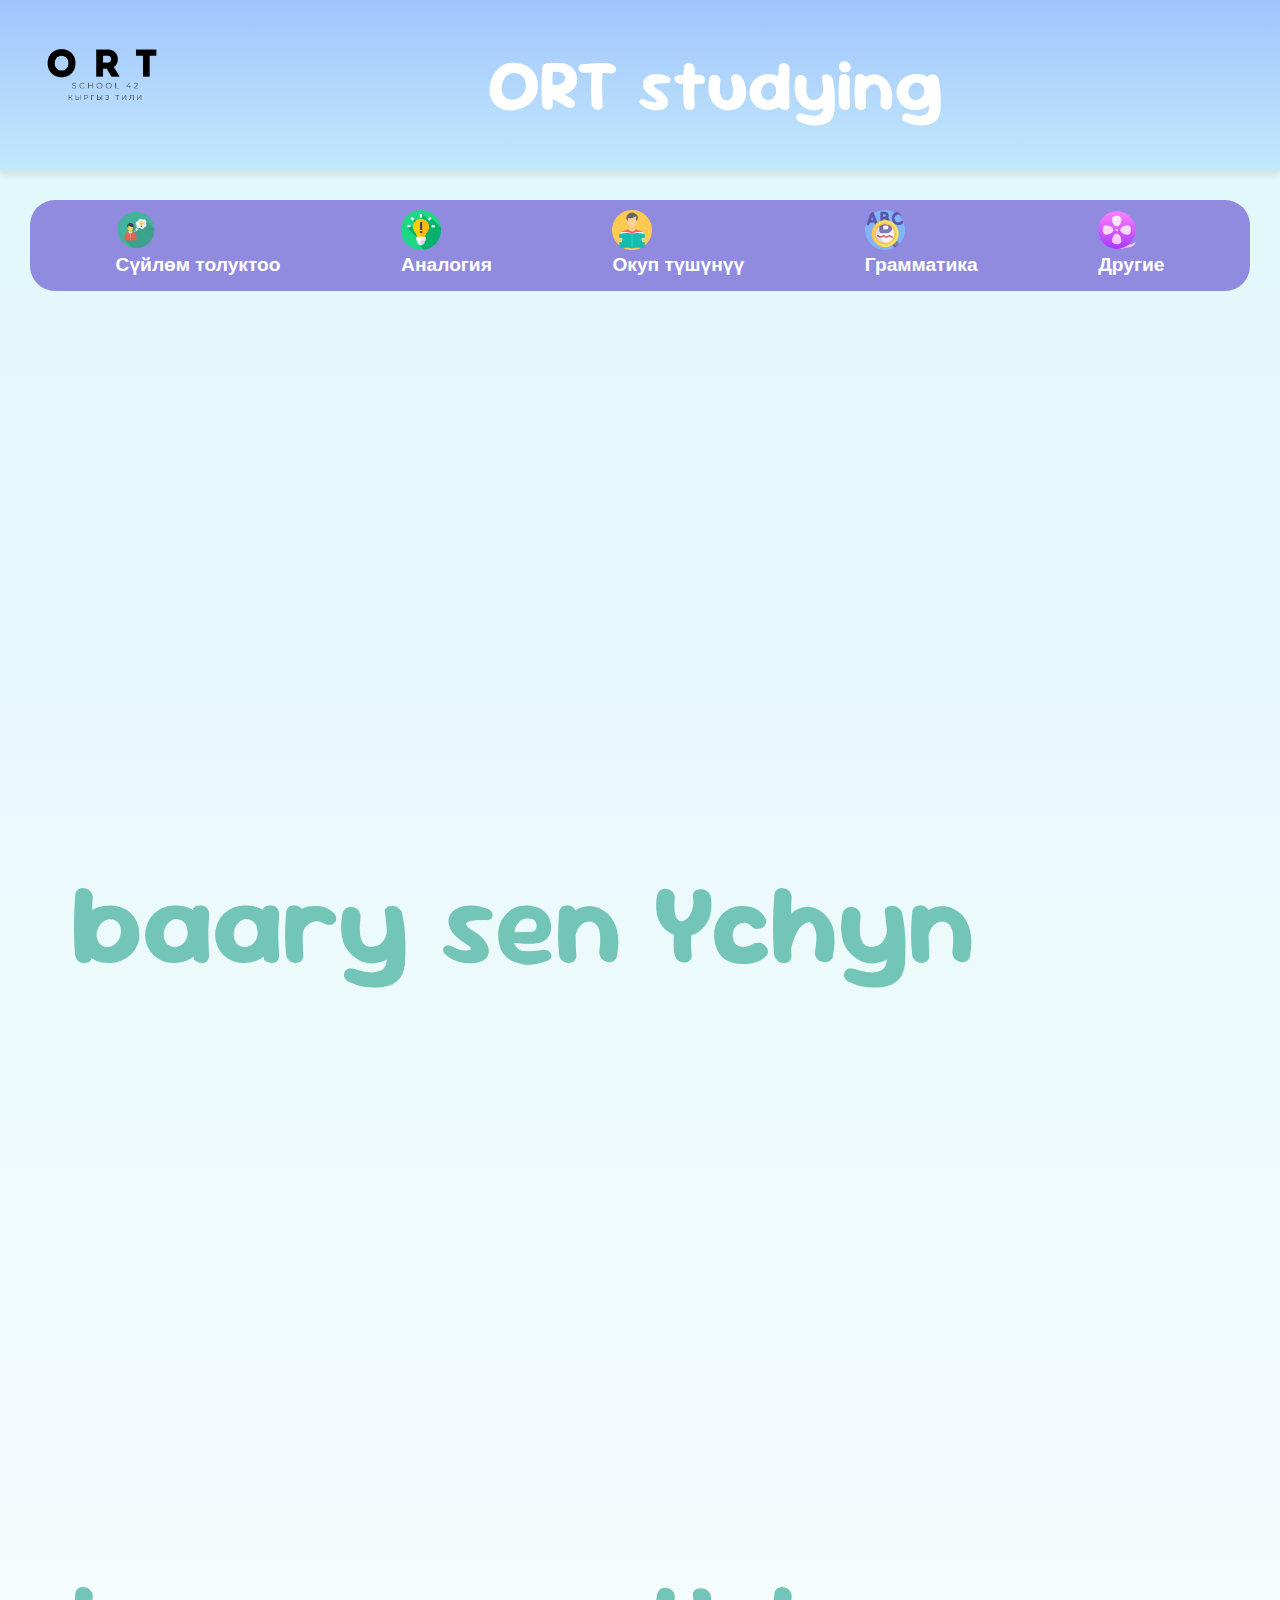
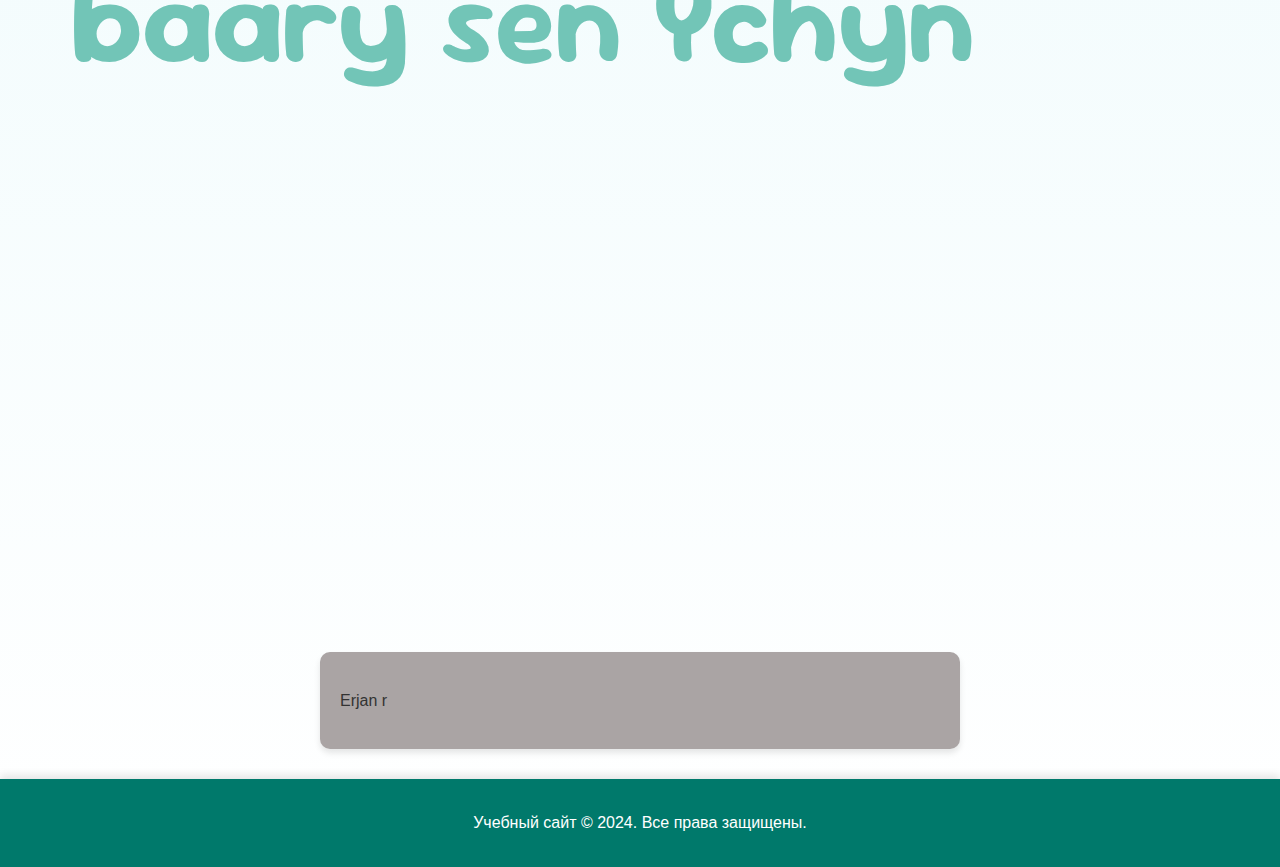
<file: index.html>
<!DOCTYPE html>
<html lang="ru">
<head>
    <meta charset="UTF-8">
    <meta name="viewport" content="width=device-width, initial-scale=1.0">
    <title>Учебный сайт по кыргызскому языку</title>
    <link rel="stylesheet" href="style.css">
    <link rel="preconnect" href="https://fonts.googleapis.com">
    <link rel="preconnect" href="https://fonts.gstatic.com" crossorigin>
    <link href="https://fonts.googleapis.com/css2?family=Sour+Gummy:ital,wght@0,100..900;1,100..900&display=swap" rel="stylesheet">
    <link rel="icon" type="image/x-icon" href="img/favicon.ico"> 
    <meta name="viewport" content="width=device-width, initial-scale=1.0"> 
<body>
  <div class="bounce-loader">
    <span style="--i: 1s"></span>
    <span style="--i: 1.15s"></span>
    <span style="--i: 1.15s"></span>
</div>
    <header>
        <a href="#" class="logo-link">
            <img src="img/ORT_icon.ico" alt="Logo" class="logo-image">
        </a>
        <div class="header-title-container">
            <h2>ORT studying</h2>
        </div>
        
    </header>
    

    <nav class="menu">
        <ul>
          <li>
            <a href="suilom-toluktoo.html" onclick="toggleSection('suilom-toluktoo')">
              <img src="img/1870090.png" alt="Image" width="40" height="40"> Сүйлөм толуктоо
            </a>
          </li>
          <li>
            <a href="analogiya.html" onclick="toggleSection('analogiya')">
              <img src="img/bekbol_2.png" alt="Image" width="40" height="40"> Аналогия
            </a>
          </li>
          <li>
            <a href="okuptushunuu.html" onclick="toggleSection('okuptushunuu')">
              <img src="img/201612.png" alt="Image" width="40" height="40"> Окуп түшүнүү
            </a>
          </li>
          <li>
            <a href="html.html" onclick="toggleSection('gramatika')">
              <img src="img/bekbol_1.png" alt="Image" width="40" height="40"> Грамматика
            </a>
          </li>
          <li class="dropdown">
            <a href="#" class="dropdown-btn">
              <img src="img/4085087.png" alt="Image" width="40" height="40"> Другие
            </a>
            <ul class="dropdown-content">
              <li><a href="kyrgyz.html"><img src="img/1803705.png" alt="Image" height="40" width="40"></a></li>
              <li><a href="flag.html"><img src="img/earth_and_world_flags_vector_graphics_576719-removebg-preview.png" alt="Image" width="40" height="40"></a></li>
              <li><a href="#">Каталог3</a></li>
            </ul>
      </li>
        </ul>
      </nav>
      
    
    <div class="container">
        <h3>Okup tushunuu</h3>
        <img src="img/pngtree-a-good-man-who-reads-many-books-png-image_12463292-removebg-preview.png" alt="Человек, читающий книги">
        <h3>Okup tushunuu</h3>
    </div>
    <div class="h33">
        <h1>baary sen Ychyn</h1>
    </div>

    <div class="container"
    >
        <h3>Suilom toluktoo</h3>
        <img src="img/1first-removebg-preview.png" alt="Человек, читающий книги" >
        
    </div>
    <div class="h33">
        <h1>baary sen Ychyn</h1>
    </div>

    <div class="container">
       
        <img src="img/22-removebg-preview.png" alt="Человек, читающий книги">
        <h3>Analogiya</h3>
    </div>

  <div>
    <div class="container1">
      <p>Erjan r</p>
          
    </duv>
  </div>

    <footer>
        <p>Учебный сайт © 2024. Все права защищены.</p>
    </footer>
    <script>
        function isElementInViewport(el) {
            const rect = el.getBoundingClientRect();
            return rect.top <= window.innerHeight && rect.bottom >= 0;
        }

        function animateOnScroll() {
            const elements = document.querySelectorAll('.container, h1, h2, h3, p');
            elements.forEach(function(element) {
                if (isElementInViewport(element)) {
                    element.classList.add('visible');
                }
            });
        }

        window.addEventListener('scroll', animateOnScroll);
        animateOnScroll();
    // script.js
document.addEventListener("DOMContentLoaded", () => {
  const dropdownBtn = document.querySelector(".dropdown-btn");
  const dropdownContent = document.querySelector(".dropdown-content");

  dropdownBtn.addEventListener("click", (e) => {
    e.preventDefault();
    dropdownContent.style.display =
      dropdownContent.style.display === "block" ? "none" : "block";
  });

  // Закрытие подменю при клике вне его области
  document.addEventListener("click", (e) => {
    if (!dropdownBtn.contains(e.target) && !dropdownContent.contains(e.target)) {
      dropdownContent.style.display = "none";
    }
  });
});

window.addEventListener('load', () => {
        document.querySelector('.bounce-loader').style.display = 'none'; // Убираем лоадер
        document.querySelector('.content').classList.add('hidden'); // Показываем контент
    });



    </script>


    
</body>
</html>
</file>
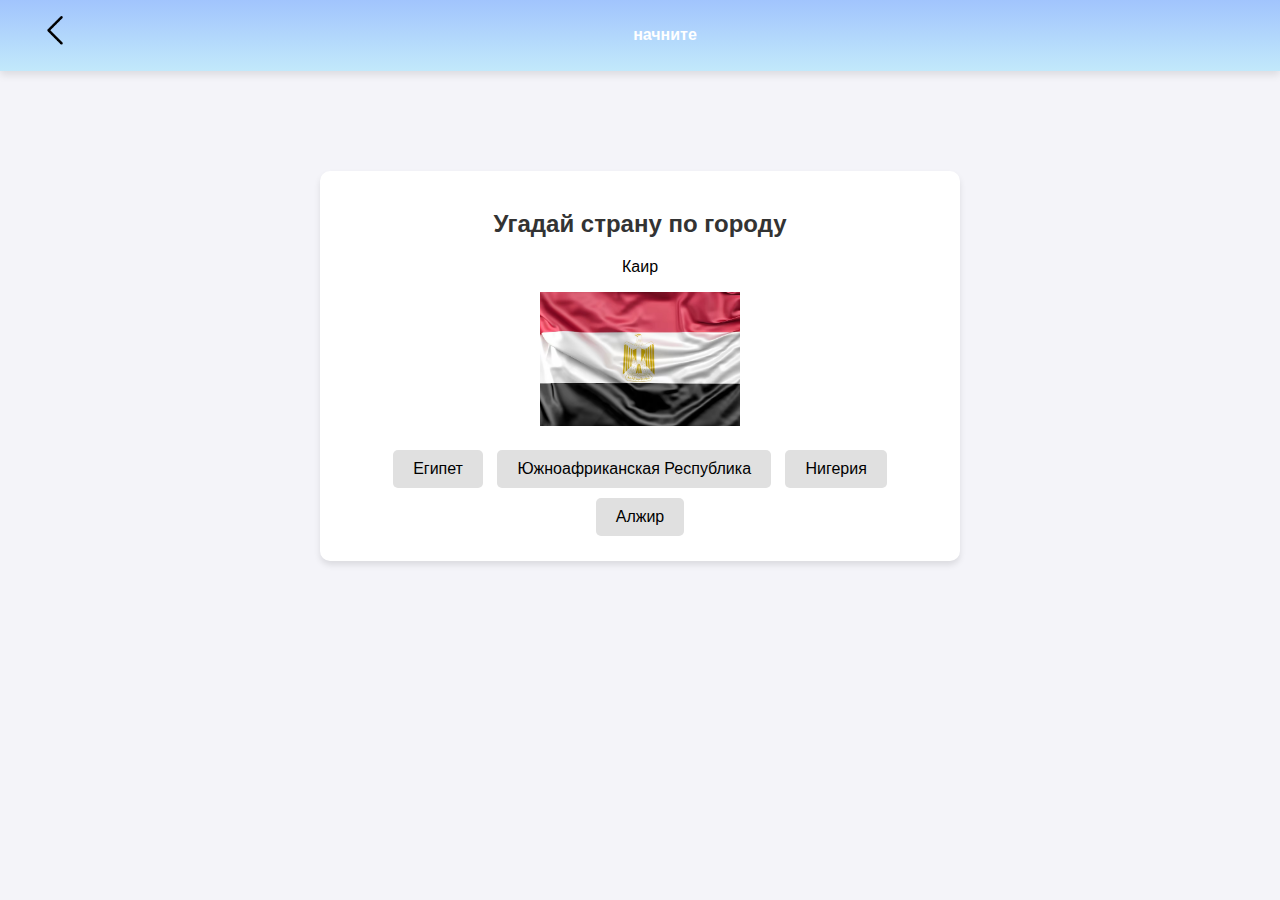
<file: africa.html>
<!DOCTYPE html>
<html lang="en">
<head>
    <meta charset="UTF-8">
    <meta name="viewport" content="width=device-width, initial-scale=1.0">
    <title>Угадай страну</title>
    <style>
        body {
            font-family: Arial, sans-serif;
            background-color: #f4f4f9;
            color: #333;
            margin: 0;
            padding: 0;
            text-align: center;
        }
        header {
    display: flex;
    align-items: center;
    justify-content: space-between;
    background: linear-gradient(to bottom, #a1c4fd, #c2e9fb);
    color: #fff;
    padding: 5px 30px;
    box-shadow: 0 4px 8px rgba(0, 0, 0, 0.1);
}

.logo-link {
    text-decoration: none;
}

.logo-image {
    display: block;
    max-width: 50px;
    height: auto;
    background-color: transparent;
    transition: opacity 0.3s ease;
    margin-bottom: 10px;
}

.header-title-container {
    flex: 1;
    text-align: center;
}

header h2 {
    font-family: "Sour Gummy", sans-serif;
    font-size: 4.5em;
    margin: 0;
}

        #gameSection {
            padding: 20px;
            margin: 0 auto;
            max-width: 600px;
            background: white;
            border-radius: 10px;
            box-shadow: 0 4px 6px rgba(0, 0, 0, 0.1);
            margin-top: 100px;
        }

        #options {
            margin-top: 15px;
        }

        .answerBtn {
            background-color: #e0e0e0;
            border: none;
            padding: 10px 20px;
            margin: 5px;
            border-radius: 5px;
            cursor: pointer;
            font-size: 16px;
            transition: background-color 0.3s;
        }

        .answerBtn:hover {
            background-color: #615d5d;
        }

        .answerBtn:disabled {
            cursor: not-allowed;
            opacity: 0.6;
        }

        #resultMessage {
            margin-top: 10px;
            font-size: 18px;
        }

        #resultIcon {
            font-weight: bold;
            font-size: 20px;
        }
        @media (max-width: 480px) {
            #gameSection {
                padding: 15px;
                margin: 0 10px;
                margin-top: 50px;
            }

            h2 {
                font-size: 18px;
            }

            .answerBtn {
                font-size: 7px;
                padding: 7px;
            }
            .options {
                max-width: 10px;

            }
        }
        /* Для очень маленьких экранов (например, телефоны) */
@media (max-width: 480px) {
    header {
        padding: 0.5px 10px;
        margin-bottom: 0px;

    }

    .logo-image {
        width: 15px; /* Еще меньший логотип */
        height: 15px;
    }

    .header-title-container h2 {
        font-size: 16px;
    }

    .header-title-container h4 {
        font-size: 10px;
    }
}
    </style>
</head>
<body>
    <header>
        <a href="flag.html" class="logo-link">
            <img src="img3/kisspng-computer-icons-arrowhead-arrow-pen-5b4687a465e030.4947115315313489004173-removebg-preview.png" alt="Logo" class="logo-image">
        </a>
        <div class="header-title-container">
            <h4>начните</h4>
        </div>
    </header>
    <section id="gameSection">
        <h2>Угадай страну по городу</h2>
        <div id="questionContainer">
            <mark><p id="cityName"><mark></mark></p></mark>
            <img id="cityImage" src="paris_image.jpg" alt="" width="200">
            <div id="options">
                <button class="answerBtn" data-answer="Франция">Франция</button>
                <button class="answerBtn" data-answer="Германия">Германия</button>
                <button class="answerBtn" data-answer="Италия">Италия</button>
                <button class="answerBtn" data-answer="Испания">Испания</button>
            </div>
    
            <div id="resultMessage" style="display: none;">
                <span id="resultIcon"></span> <span id="resultText"></span>
            </div>
        </div>
    </section>
    
    <script>
        let questions = [
    {
        city: "Каир",
        image: "imgflag/cairo_image.jpg",
        options: ["Египет", "Южноафриканская Республика", "Нигерия", "Алжир"],
        answer: "Египет"
    },
    {
        city: "Найроби",
        image: "imgflag/nairobi_image.jpg",
        options: ["Кения", "Танзания", "Уганда", "Южноафриканская Республика"],
        answer: "Кения"
    },
    {
        city: "Лагос",
        image: "imgflag/lagos_image.jpg",
        options: ["Нигерия", "Гана", "Камерун", "Чад"],
        answer: "Нигерия"
    },
    {
        city: "Дакар",
        image: "imgflag/dakar_image.jpg",
        options: ["Сенегал", "Гамбия", "Мали", "Гвинея"],
        answer: "Сенегал"
    },
    {
        city: "Кигали",
        image: "imgflag/kigali_image.jpg",
        options: ["Руанда", "Кения", "Танзания", "Уганда"],
        answer: "Руанда"
    },
    {
        city: "Абиджан",
        image: "imgflag/abidjan_image.jpg",
        options: ["Кот-д'Ивуар", "Гана", "Мали", "Ливия"],
        answer: "Кот-д'Ивуар"
    },
    {
        city: "Лусака",
        image: "imgflag/lusaka_image.jpg",
        options: ["Замбия", "Зимбабве", "Малави", "Ботсвана"],
        answer: "Замбия"
    },
    {
        city: "Аддис-Абеба",
        image: "imgflag/addis_abeba_image.jpg",
        options: ["Эфиопия", "Судан", "Кения", "Танзания"],
        answer: "Эфиопия"
    },
    {
        city: "Джуба",
        image: "imgflag/juba_image.jpg",
        options: ["Южный Судан", "Судан", "Чад", "ЦАР"],
        answer: "Южный Судан"
    },
    {
        city: "Тунис",
        image: "imgflag/tunis_image.jpg",
        options: ["Тунис", "Алжир", "Ливия", "Марокко"],
        answer: "Тунис"
    }
];




    
    
        let currentQuestionIndex = 0;

        function showQuestion() {
            let question = questions[currentQuestionIndex];
            document.getElementById('cityName').innerText = question.city;
            document.getElementById('cityImage').src = question.image;

            let options = document.querySelectorAll('.answerBtn');
            options.forEach((btn, index) => {
                btn.innerText = question.options[index];
                btn.dataset.answer = question.options[index];
                btn.style.backgroundColor = '';
                btn.disabled = false;
            });

            document.getElementById('resultMessage').style.display = 'none';
        }

        document.querySelectorAll('.answerBtn').forEach((btn) => {
            btn.addEventListener('click', (event) => {
                let selectedAnswer = event.target.dataset.answer.trim();
                let correctAnswer = questions[currentQuestionIndex].answer.trim();

                let resultIcon = document.getElementById('resultIcon');
                let resultText = document.getElementById('resultText');

                let options = document.querySelectorAll('.answerBtn');
                options.forEach((btn) => btn.disabled = true); // Блокируем все кнопки

                if (selectedAnswer === correctAnswer) {
                    resultIcon.innerText = '✓';
                    resultText.innerText = 'Правильный ответ!';
                    event.target.style.backgroundColor = 'green';
                } else {
                    resultIcon.innerText = '✗';
                    resultText.innerText = 'Неправильный ответ!';
                    event.target.style.backgroundColor = 'red';
                }

                document.getElementById('resultMessage').style.display = 'block';

                setTimeout(() => {
                    currentQuestionIndex++;
                    if (currentQuestionIndex < questions.length) {
                        showQuestion();
                    } else {
                        showCompletionMessage();
                    }
                }, 1000);
            });
        });

        function showCompletionMessage() {
            document.getElementById('gameSection').innerHTML = `
                <h2>Игра завершена!</h2>
                <p>Вы ответили на все вопросы. Отличная работа!</p>
            `;
        }

        showQuestion();
    </script>
</body>
</html>
</file>
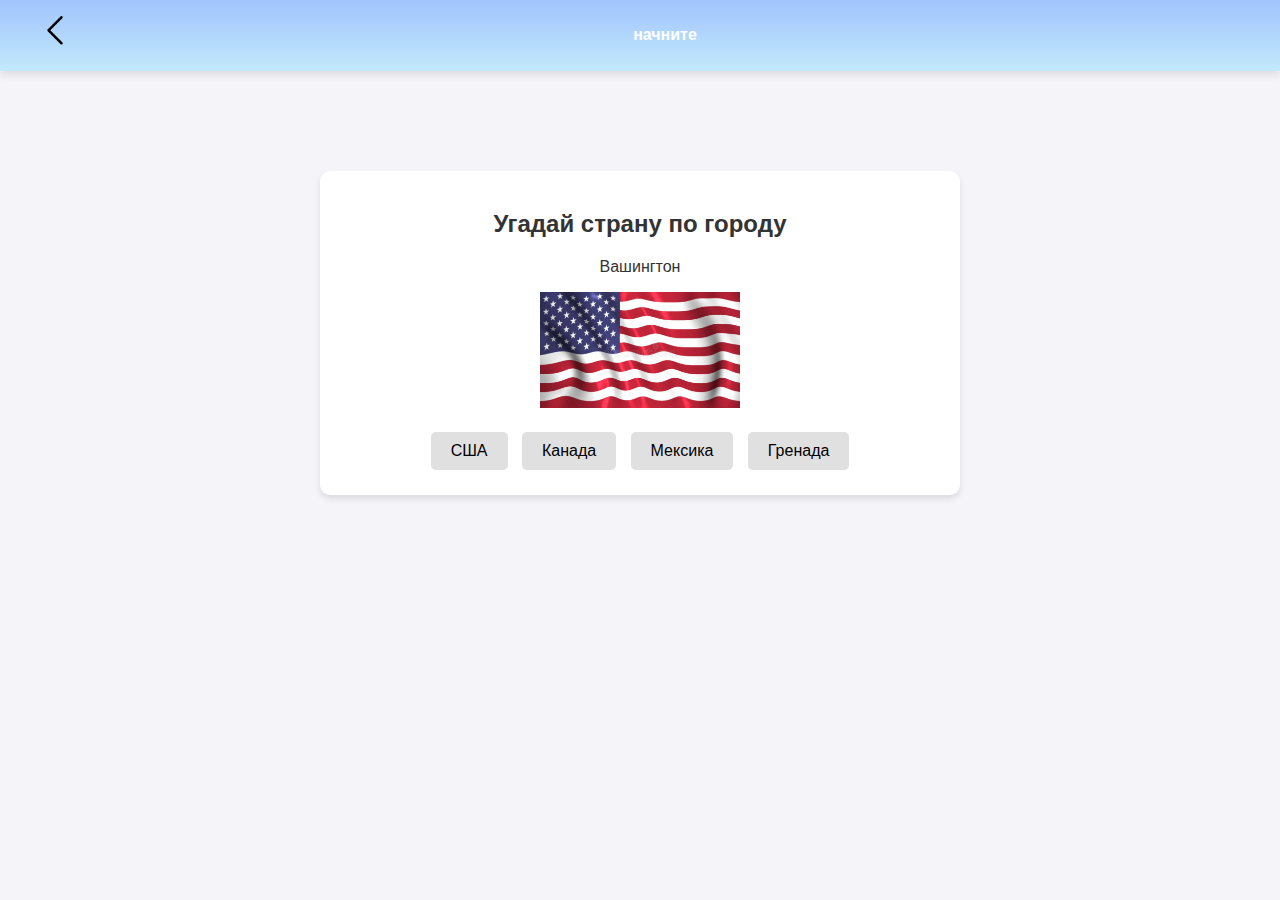
<file: amerser.html>
<!DOCTYPE html>
<html lang="en">
<head>
    <meta charset="UTF-8">
    <meta name="viewport" content="width=device-width, initial-scale=1.0">
    <title>Угадай страну</title>
    <style>
        body {
            font-family: Arial, sans-serif;
            background-color: #f4f4f9;
            color: #333;
            margin: 0;
            padding: 0;
            text-align: center;
        }
        header {
    display: flex;
    align-items: center;
    justify-content: space-between;
    background: linear-gradient(to bottom, #a1c4fd, #c2e9fb);
    color: #fff;
    padding: 5px 30px;
    box-shadow: 0 4px 8px rgba(0, 0, 0, 0.1);
}

.logo-link {
    text-decoration: none;
}

.logo-image {
    display: block;
    max-width: 50px;
    height: auto;
    background-color: transparent;
    transition: opacity 0.3s ease;
    margin-bottom: 10px;
}

.header-title-container {
    flex: 1;
    text-align: center;
}

header h2 {
    font-family: "Sour Gummy", sans-serif;
    font-size: 4.5em;
    margin: 0;
}

        #gameSection {
            padding: 20px;
            margin: 0 auto;
            max-width: 600px;
            background: white;
            border-radius: 10px;
            box-shadow: 0 4px 6px rgba(0, 0, 0, 0.1);
            margin-top: 100px;
        }

        #options {
            margin-top: 15px;
        }

        .answerBtn {
            background-color: #e0e0e0;
            border: none;
            padding: 10px 20px;
            margin: 5px;
            border-radius: 5px;
            cursor: pointer;
            font-size: 16px;
            transition: background-color 0.3s;
        }

        .answerBtn:hover {
            background-color: #3e3c3c;
        }

        .answerBtn:disabled {
            cursor: not-allowed;
            opacity: 0.6;
        }

        #resultMessage {
            margin-top: 10px;
            font-size: 18px;
        }

        #resultIcon {
            font-weight: bold;
            font-size: 20px;
        }
        @media (max-width: 480px) {
            #gameSection {
                padding: 15px;
                margin: 0 10px;
                margin-top: 50px;
            }

            h2 {
                font-size: 18px;
            }

            .answerBtn {
                font-size: 7px;
                padding: 7px;
            }
            .options {
                max-width: 10px;

            }
        }
        /* Для очень маленьких экранов (например, телефоны) */
@media (max-width: 480px) {
    header {
        padding: 0.5px 10px;
        margin-bottom: 0px;

    }

    .logo-image {
        width: 15px; /* Еще меньший логотип */
        height: 15px;
    }

    .header-title-container h2 {
        font-size: 16px;
    }

    .header-title-container h4 {
        font-size: 10px;
    }
}
    </style>
</head>
<body>
    <header>
        <a href="flag.html" class="logo-link">
            <img src="img3/kisspng-computer-icons-arrowhead-arrow-pen-5b4687a465e030.4947115315313489004173-removebg-preview.png" alt="Logo" class="logo-image">
        </a>
        <div class="header-title-container">
            <h4>начните</h4>
        </div>
    </header>
    <section id="gameSection">
        <h2>Угадай страну по городу</h2>
        <div id="questionContainer">
            <p id="cityName">Париж</p>
            <img id="cityImage" src="paris_image.jpg" alt="Изображение Парижа" width="200">
            <div id="options">
                <button class="answerBtn" data-answer="Франция">Франция</button>
                <button class="answerBtn" data-answer="Германия">Германия</button>
                <button class="answerBtn" data-answer="Италия">Италия</button>
                <button class="answerBtn" data-answer="Испания">Испания</button>
            </div>
    
            <div id="resultMessage" style="display: none;">
                <span id="resultIcon"></span> <span id="resultText"></span>
            </div>
        </div>
    </section>
    
    <script>
        let questions = [
    {
        city: "Вашингтон",
        image: "imgflag/washington_image.jpg",
        options: ["США", "Канада", "Мексика", "Гренада"],
        answer: "США"
    },
    {
        city: "Торонто",
        image: "imgflag/toronto_image.jpg",
        options: ["Канада", "США", "Мексика", "Ямайка"],
        answer: "Канада"
    },
    {
        city: "Мехико",
        image: "imgflag/mexico_city_image.jpg",
        options: ["Мексика", "Коста-Рика", "Гондурас", "Никарагуа"],
        answer: "Мексика"
    },
    {
        city: "Калгари",
        image: "imgflag/calgary_image.jpg",
        options: ["Канада", "США", "Мексика", "Гренада"],
        answer: "Канада"
    },
    {
        city: "Гавана",
        image: "imgflag/havana_image.jpg",
        options: ["Куба", "Доминиканская Республика", "Гренада", "Ямайка"],
        answer: "Куба"
    },
    {
        city: "Лос-Анджелес",
        image: "imgflag/los_angeles_image.jpg",
        options: ["США", "Канада", "Мексика", "Гренада"],
        answer: "США"
    },

    {
        city: "Сан-Хосе",
        image: "imgflag/san_jose_image.jpg",
        options: ["Коста-Рика", "Мексика", "Никарагуа", "Гондурас"],
        answer: "Коста-Рика"
    },
    
];





    
    
        let currentQuestionIndex = 0;

        function showQuestion() {
            let question = questions[currentQuestionIndex];
            document.getElementById('cityName').innerText = question.city;
            document.getElementById('cityImage').src = question.image;

            let options = document.querySelectorAll('.answerBtn');
            options.forEach((btn, index) => {
                btn.innerText = question.options[index];
                btn.dataset.answer = question.options[index];
                btn.style.backgroundColor = '';
                btn.disabled = false;
            });

            document.getElementById('resultMessage').style.display = 'none';
        }

        document.querySelectorAll('.answerBtn').forEach((btn) => {
            btn.addEventListener('click', (event) => {
                let selectedAnswer = event.target.dataset.answer.trim();
                let correctAnswer = questions[currentQuestionIndex].answer.trim();

                let resultIcon = document.getElementById('resultIcon');
                let resultText = document.getElementById('resultText');

                let options = document.querySelectorAll('.answerBtn');
                options.forEach((btn) => btn.disabled = true); // Блокируем все кнопки

                if (selectedAnswer === correctAnswer) {
                    resultIcon.innerText = '✓';
                    resultText.innerText = 'Правильный ответ!';
                    event.target.style.backgroundColor = 'green';
                } else {
                    resultIcon.innerText = '✗';
                    resultText.innerText = 'Неправильный ответ!';
                    event.target.style.backgroundColor = 'red';
                }

                document.getElementById('resultMessage').style.display = 'block';

                setTimeout(() => {
                    currentQuestionIndex++;
                    if (currentQuestionIndex < questions.length) {
                        showQuestion();
                    } else {
                        showCompletionMessage();
                    }
                }, 1000);
            });
        });

        function showCompletionMessage() {
            document.getElementById('gameSection').innerHTML = `
                <h2>Игра завершена!</h2>
                <p>Вы ответили на все вопросы. Отличная работа!</p>
            `;
        }

        showQuestion();
    </script>
</body>
</html>
</file>
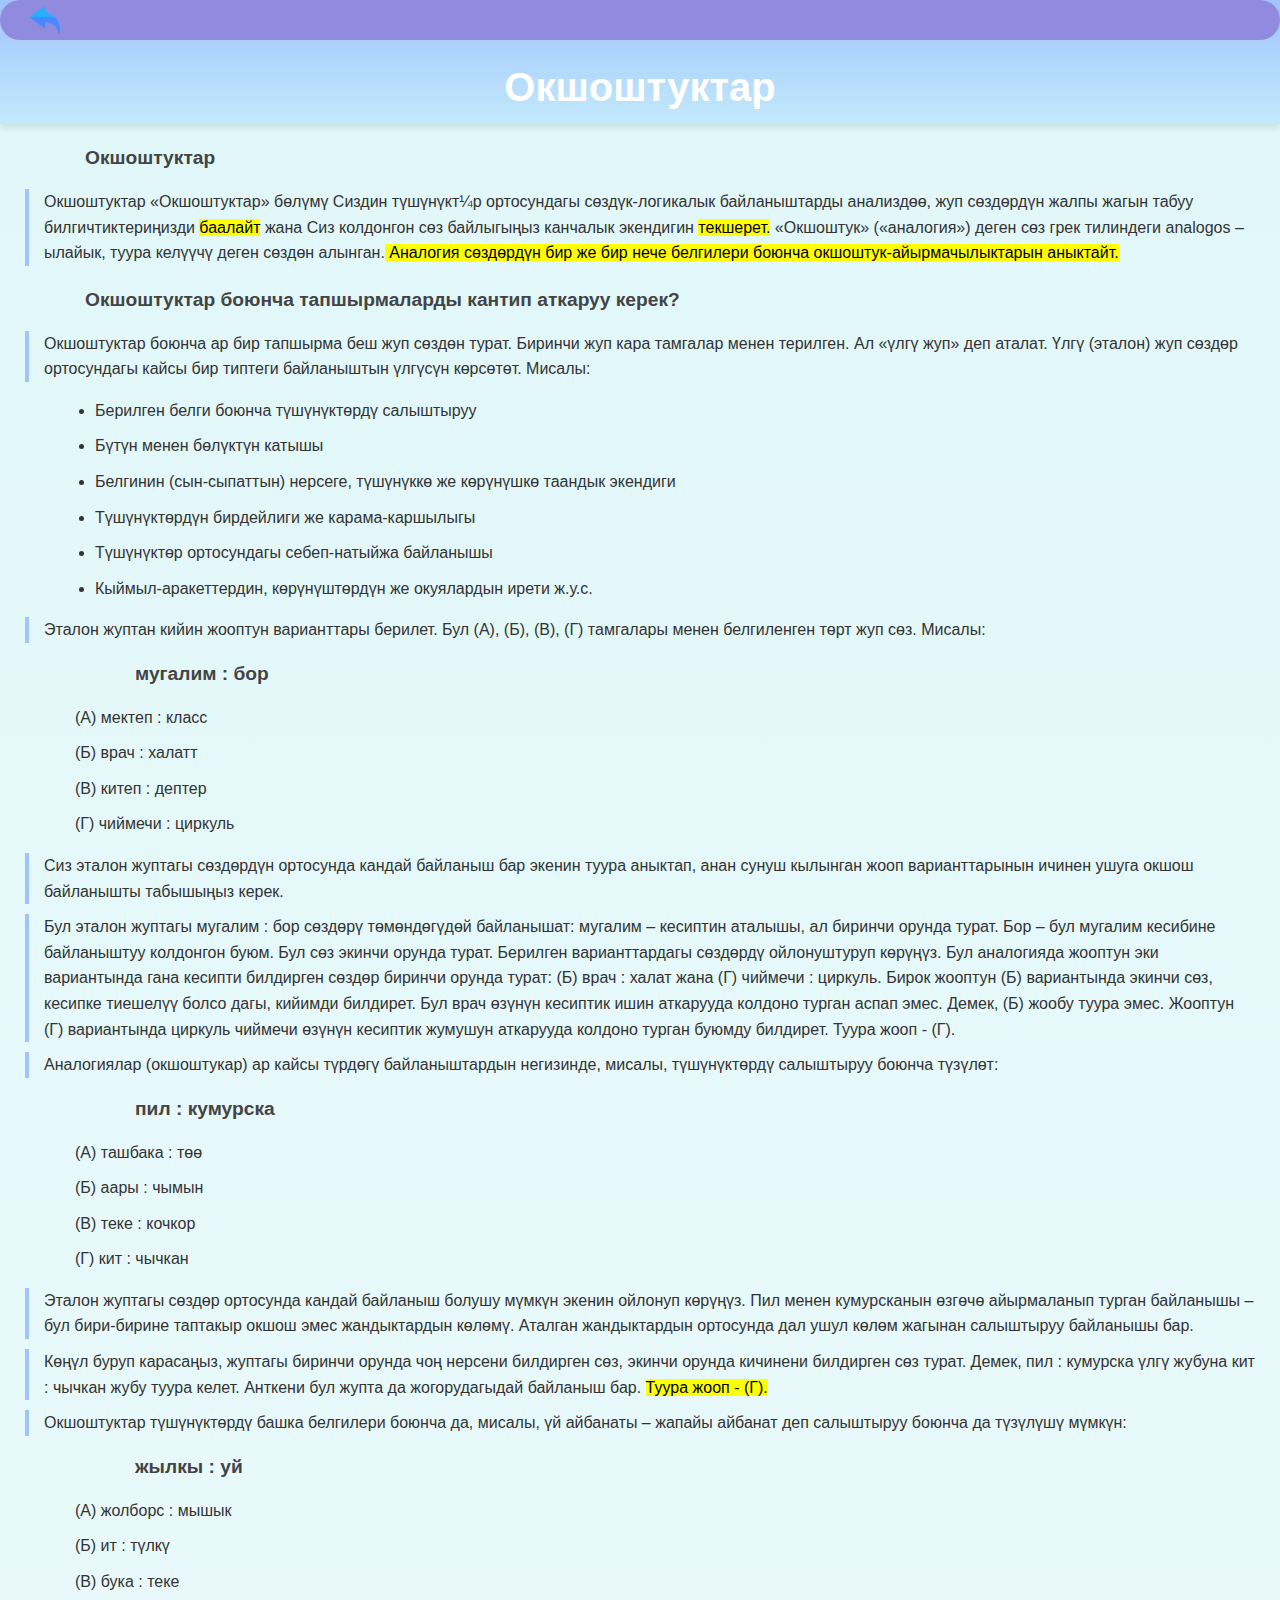
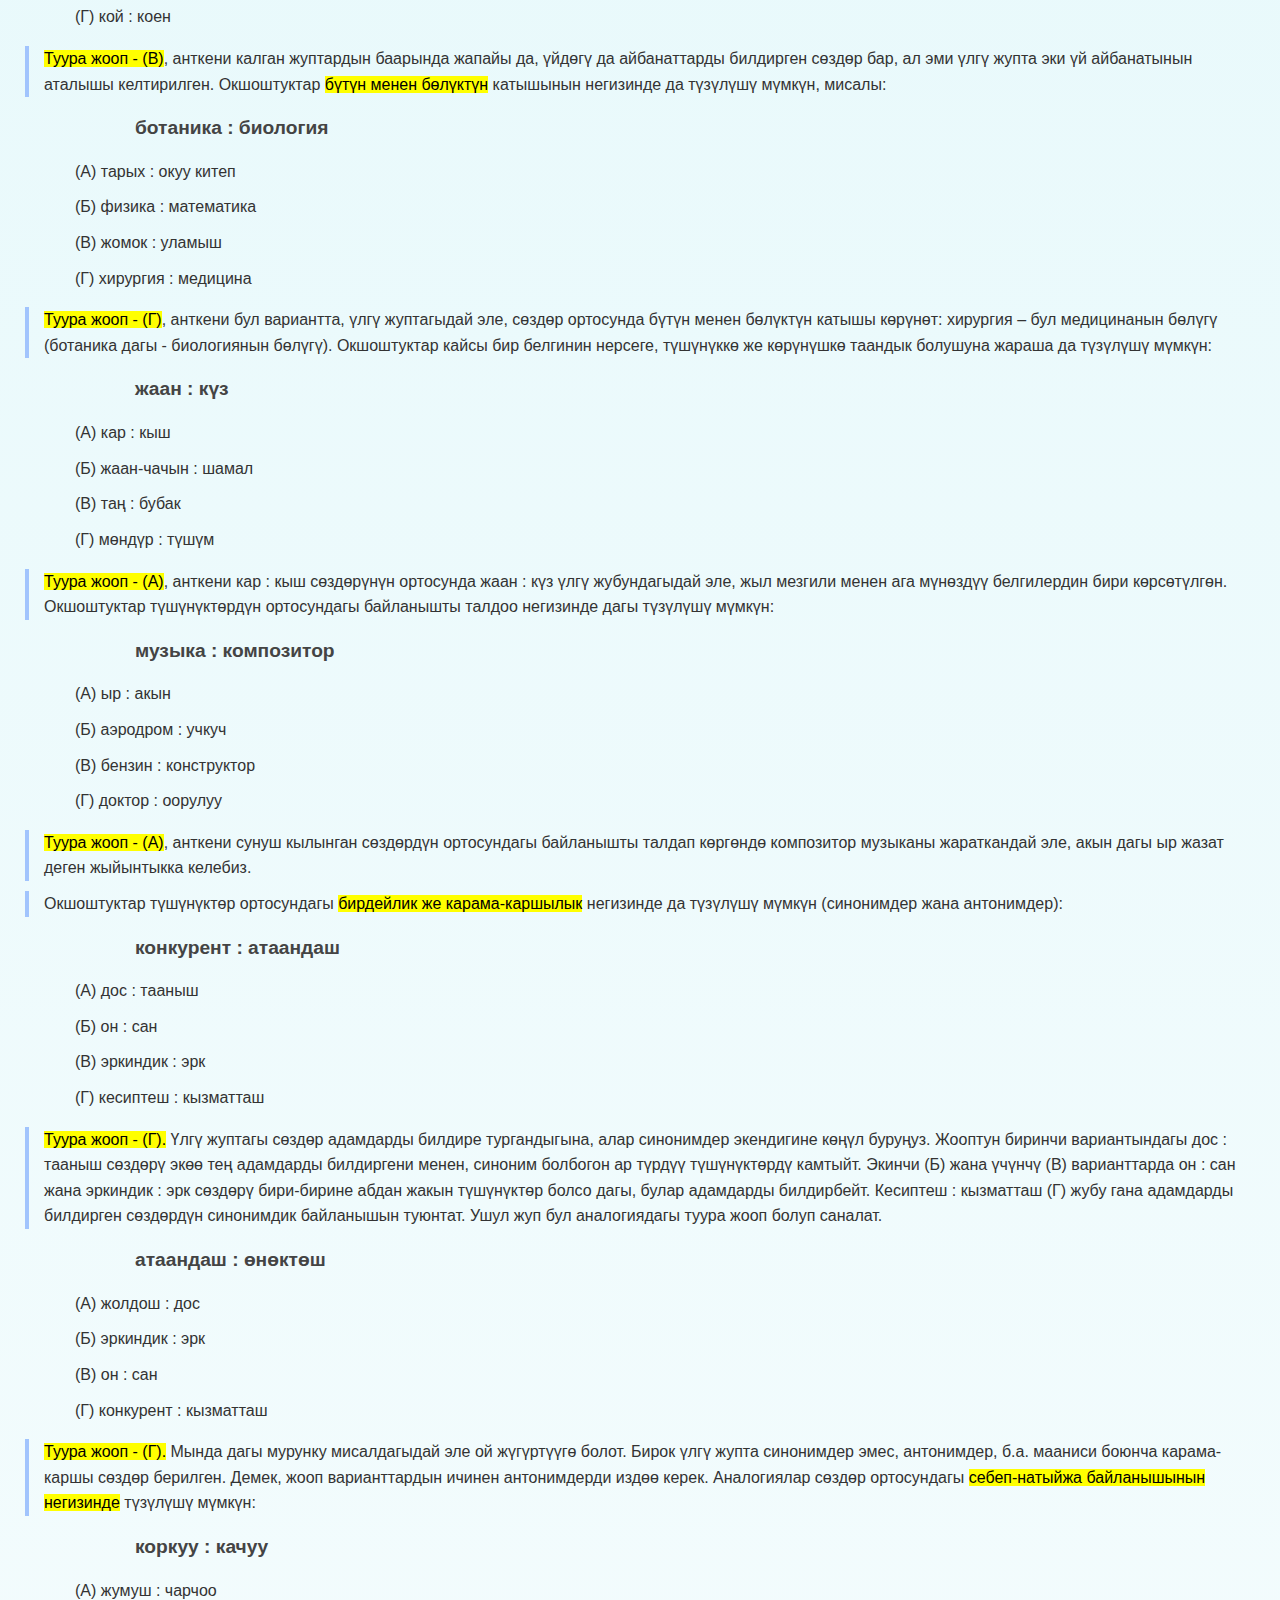
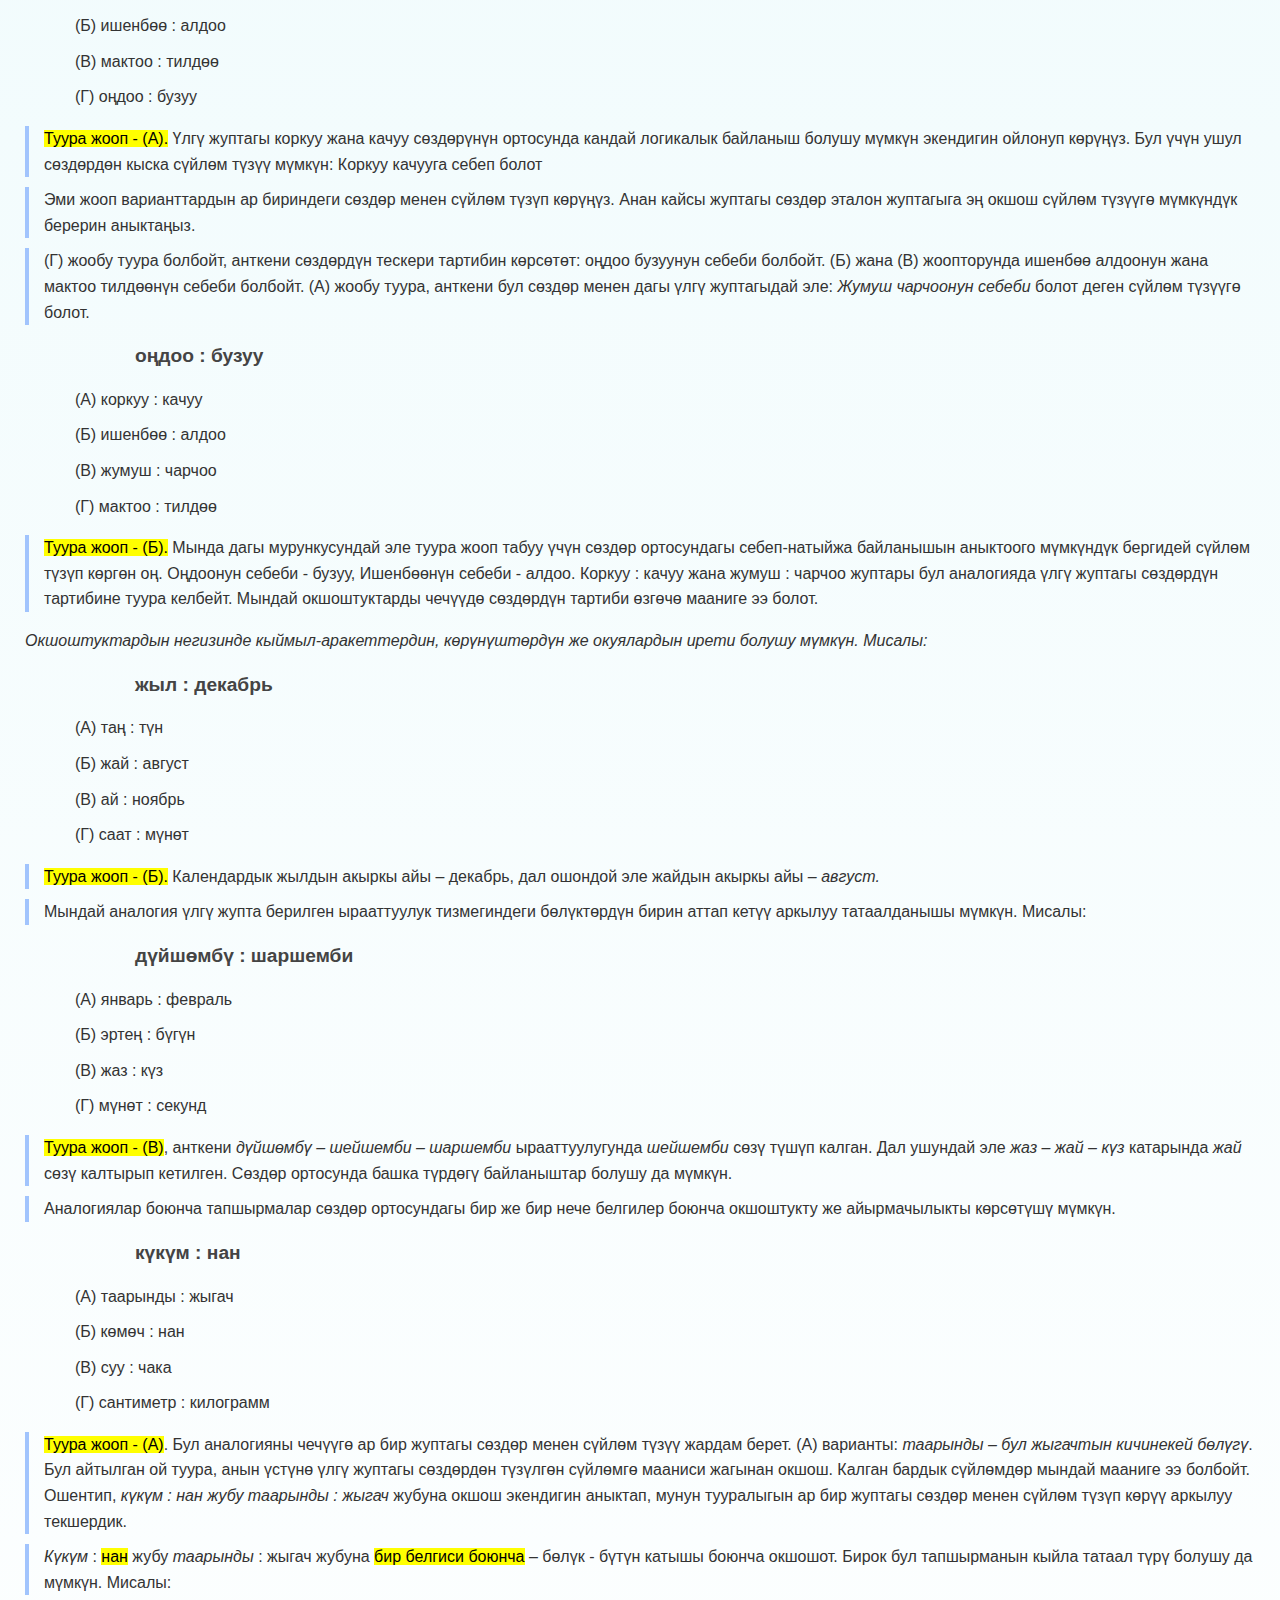
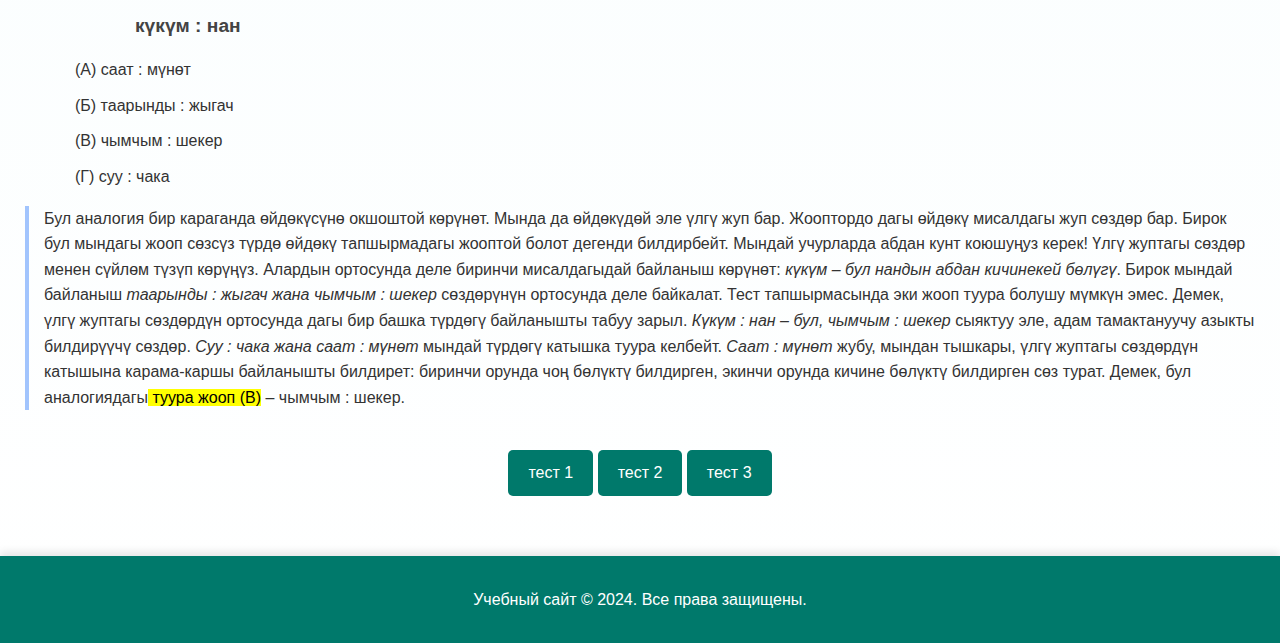
<file: analogiya.html>
<!DOCTYPE html>
<html lang="ru">
<head>
    <meta charset="UTF-8">
    <meta name="viewport" content="width=device-width, initial-scale=1.0">
    <title>Окшоштуктар</title>
    <link rel="stylesheet" href="analogiua.css">
            
</head>
<body>
    <header>
        <h1>Окшоштуктар</h1>
    </header>

    <nav>
        <ul>
            <a href="index.html" class="logo-link">
                <img src="img/2099190-removebg-preview.png" alt="Logo" class="logo-image">
                
            </a>
        </ul>
    </nav>
    
    
<div class="all-sentr">
    <p class="intro-text">Окшоштуктар</p>
    <p class="step-text">Окшоштуктар
        «Окшоштуктар» бөлүмү Сиздин түшүнүкт¼р ортосундагы сөздүк-логикалык байланыштарды
        анализдөө, жуп сөздөрдүн жалпы жагын табуу билгичтиктериңизди <mark>баалайт</mark> жана Сиз колдонгон сөз
        байлыгыңыз канчалык экендигин <mark>текшерет.</mark>
        «Окшоштук» («аналогия») деген сөз грек тилиндеги analogos – ылайык, туура келүүчү деген сөздөн
        алынган.<mark> Аналогия сөздөрдүн бир же бир нече белгилери боюнча окшоштук-айырмачылыктарын
        аныктайт.</mark></p>
    <p class="intro-text">Окшоштуктар боюнча тапшырмаларды кантип аткаруу керек? </p><p class="step-text">Окшоштуктар боюнча ар бир тапшырма беш жуп сөздөн турат. Биринчи жуп кара тамгалар
        менен терилген. Ал «үлгү жуп» деп аталат. Үлгү (эталон) жуп сөздөр ортосундагы кайсы бир типтеги
        байланыштын үлгүсүн көрсөтөт. Мисалы:
        <ul>
            <li>Берилген белги боюнча түшүнүктөрдү салыштыруу</li>
            <li>Бүтүн менен бөлүктүн катышы</li>
            <li>Белгинин (сын-сыпаттын) нерсеге, түшүнүккө же көрүнүшкө таандык экендиги</li>
            <li>Түшүнүктөрдүн бирдейлиги же карама-каршылыгы</li>
            <li>Түшүнүктөр ортосундагы себеп-натыйжа байланышы</li>
            <li>Кыймыл-аракеттердин, көрүнүштөрдүн же окуялардын ирети ж.у.с. </li>
        </ul>
 
    </p>
    <p class="step-text">Эталон жуптан кийин жооптун варианттары берилет. Бул (А), (Б), (В), (Г) тамгалары менен
        белгиленген төрт жуп сөз. 
        Мисалы: 
        </p>
        <ul style="list-style: none; padding: 0;">
            <li class="intro-text"> мугалим : бор</li>
            <li>(А) мектеп : класс</li>
            <li>(Б) врач : халатт</li>
            <li>(В) китеп : дептер</li>
            <li>(Г) чиймечи : циркуль</li>
        </ul>
    <p class="step-text">Сиз эталон жуптагы сөздөрдүн ортосунда кандай байланыш бар экенин туура аныктап, анан сунуш
        кылынган жооп варианттарынын ичинен ушуга окшош байланышты табышыңыз керек.</p>
    <p class="step-text">Бул эталон жуптагы мугалим : бор сөздөрү төмөндөгүдөй байланышат: мугалим – кесиптин аталышы, 
        ал биринчи орунда турат. Бор – бул мугалим кесибине байланыштуу колдонгон буюм. Бул сөз экинчи
        орунда турат. Берилген варианттардагы сөздөрдү ойлонуштуруп көрүңүз. Бул аналогияда жооптун эки
        вариантында гана кесипти билдирген сөздөр биринчи орунда турат: (Б) врач : халат жана (Г) чиймечи : 
        циркуль. Бирок жооптун (Б) вариантында экинчи сөз, кесипке тиешелүү болсо дагы, кийимди билдирет. 
        Бул врач өзүнүн кесиптик ишин аткарууда колдоно турган аспап эмес. Демек, (Б) жообу туура эмес. 
        Жооптун (Г) вариантында циркуль чиймечи өзүнүн кесиптик жумушун аткарууда колдоно турган
        буюмду билдирет. Туура жооп - (Г).</p>

    <p class="step-text">Аналогиялар (окшоштукар) ар кайсы түрдөгү байланыштардын негизинде, мисалы, түшүнүктөрдү
        салыштыруу боюнча түзүлөт: </p>
    
    <ul style="list-style: none; padding: 0;">
        <li class="intro-text">пил : кумурска</li>
        <li>(А) ташбака : төө</li>
        <li>(Б) аары : чымын</li>
        <li>(В) теке : кочкор </li>
        <li>(Г) кит : чычкан</li>
    </ul>

    <p class="step-text">Эталон жуптагы сөздөр ортосунда кандай байланыш болушу мүмкүн экенин ойлонуп көрүңүз. Пил
        менен кумурсканын өзгөчө айырмаланып турган байланышы – бул бири-бирине таптакыр окшош эмес
        жандыктардын көлөмү. Аталган жандыктардын ортосунда дал ушул көлөм жагынан салыштыруу
        байланышы бар.</p>

    <p class="step-text">Көңүл буруп карасаңыз, жуптагы биринчи орунда чоң нерсени билдирген сөз, экинчи орунда
        кичинени билдирген сөз турат. Демек, пил : кумурска үлгү жубуна кит : чычкан жубу туура келет. 
        Анткени бул жупта да жогорудагыдай байланыш бар. <mark>Туура жооп - (Г).</mark> </p>

    <p class="step-text">Окшоштуктар түшүнүктөрдү башка белгилери боюнча да, мисалы, үй айбанаты – жапайы айбанат деп
        салыштыруу боюнча да түзүлүшү мүмкүн:</p>
    

        <ul style="list-style: none; padding: 0;">
            <li class="intro-text">жылкы : уй</li>
            <li>(А) жолборс : мышык</li>
            <li>(Б) ит : түлкү</li>
            <li>(В) бука : теке</li>
            <li>(Г) кой : коен</li>
        </ul>
    
        <p class="step-text"><mark>Туура жооп - (В)</mark>, анткени калган жуптардын баарында жапайы да, үйдөгү да айбанаттарды билдирген
            сөздөр бар, ал эми үлгү жупта эки үй айбанатынын аталышы келтирилген. 
            Окшоштуктар <mark>бүтүн менен бөлүктүн</mark> катышынын негизинде да түзүлүшү мүмкүн, мисалы: </p>

    
        <ul style="list-style: none; padding: 0;">
            <li class="intro-text">ботаника : биология</li>
            <li>(А) тарых : окуу китеп</li>
            <li>(Б) физика : математика</li>
            <li>(В) жомок : уламыш</li>
            <li>(Г) хирургия : медицина</li>
        </ul>

        <p class="step-text"><mark>Туура жооп - (Г)</mark>, анткени бул вариантта, үлгү жуптагыдай эле, сөздөр ортосунда бүтүн менен
            бөлүктүн катышы көрүнөт: хирургия – бул медицинанын бөлүгү (ботаника дагы - биологиянын бөлүгү). 
            Окшоштуктар кайсы бир белгинин нерсеге, түшүнүккө же көрүнүшкө таандык болушуна жараша да
            түзүлүшү мүмкүн:
        </p>

        <ul style="list-style: none; padding: 0;">
            <li class="intro-text">жаан : күз</li>
            <li>(А) кар : кыш</li>
            <li>(Б) жаан-чачын : шамал</li>
            <li>(В) таң : бубак</li>
            <li>(Г) мөндүр : түшүм</li>
        </ul>
        <p class="step-text">
            <mark>Туура жооп - (А)</mark>, анткени кар : кыш сөздөрүнүн ортосунда жаан : күз үлгү жубундагыдай эле, жыл
            мезгили менен ага мүнөздүү белгилердин бири көрсөтүлгөн. 
            Окшоштуктар түшүнүктөрдүн ортосундагы байланышты талдоо негизинде дагы түзүлүшү мүмкүн: 
        </p>
        <ul style="list-style: none; padding: 0;">
            <li class="intro-text">музыка : композитор</li>
            <li>(А)  ыр : акын</li>
            <li>(Б) аэродром : учкуч</li>
            <li>(В) бензин : конструктор</li>
            <li>(Г) доктор : оорулуу</li>
        </ul>
        <p class="step-text"><mark>Туура жооп - (А)</mark>, анткени сунуш кылынган сөздөрдүн ортосундагы байланышты талдап көргөндө
            композитор музыканы жараткандай эле, акын дагы ыр жазат деген жыйынтыкка келебиз.
        </p>
        <p class="step-text">Окшоштуктар түшүнүктөр ортосундагы <mark>бирдейлик же карама-каршылык</mark> негизинде да түзүлүшү
            мүмкүн (синонимдер жана антонимдер):
        </p>
        <ul style="list-style: none; padding: 0;">
            <li class="intro-text">конкурент : атаандаш</li>
            <li>(А) дос : тааныш</li>
            <li>(Б) он : сан</li>
            <li>(В) эркиндик : эрк</li>
            <li>(Г) кесиптеш : кызматташ</li>
        </ul>
        <p class="step-text"><mark>Туура жооп - (Г).</mark> 
            Үлгү жуптагы сөздөр адамдарды билдире тургандыгына, алар синонимдер экендигине көңүл буруңуз. 
            Жооптун биринчи вариантындагы дос : тааныш сөздөрү экөө тең адамдарды билдиргени менен, 
            синоним болбогон ар түрдүү түшүнүктөрдү камтыйт. Экинчи (Б) жана үчүнчү (В) варианттарда он : сан
            жана эркиндик : эрк сөздөрү бири-бирине абдан жакын түшүнүктөр болсо дагы, булар адамдарды
            билдирбейт. Кесиптеш : кызматташ (Г) жубу гана адамдарды билдирген сөздөрдүн синонимдик
            байланышын туюнтат. Ушул жуп бул аналогиядагы туура жооп болуп саналат. 
        </p>
        <ul style="list-style: none; padding: 0;">
            <li class="intro-text">атаандаш : өнөктөш</li>
            <li>(А) жолдош : дос</li>
            <li>(Б) эркиндик : эрк</li>
            <li>(В) он : сан</li>
            <li>(Г) конкурент : кызматташ</li>
        </ul>
        <p class="step-text"><mark>Туура жооп - (Г).</mark> 
            Мында дагы мурунку мисалдагыдай эле ой жүгүртүүгө болот. Бирок үлгү жупта синонимдер эмес, 
            антонимдер, б.а. мааниси боюнча карама-каршы сөздөр берилген. Демек, жооп варианттардын ичинен
            антонимдерди издөө керек. 
            Аналогиялар сөздөр ортосундагы <mark>себеп-натыйжа байланышынын негизинде</mark> түзүлүшү мүмкүн: 
        </p>
        <ul style="list-style: none; padding: 0;">
            <li class="intro-text">коркуу : качуу</li>
            <li>(А) жумуш : чарчоо</li>
            <li>(Б) ишенбөө : алдоо</li>
            <li>(В) мактоо : тилдөө</li>
            <li>(Г) оңдоо : бузуу</li>
        </ul>
        <p class="step-text"><mark>Туура жооп - (А).</mark> 
            Үлгү жуптагы коркуу жана качуу сөздөрүнүн ортосунда кандай логикалык байланыш болушу мүмкүн
            экендигин ойлонуп көрүңүз. Бул үчүн ушул сөздөрдөн кыска сүйлөм түзүү мүмкүн: Коркуу качууга себеп болот
        </p>
        <p class="step-text">Эми жооп варианттардын ар бириндеги сөздөр менен сүйлөм түзүп көрүңүз. Анан кайсы жуптагы
            сөздөр эталон жуптагыга эң окшош сүйлөм түзүүгө мүмкүндүк берерин аныктаңыз. 
        </p>
        <p class="step-text">(Г) жообу туура болбойт, анткени сөздөрдүн тескери тартибин көрсөтөт: оңдоо бузуунун себеби
            болбойт. (Б) жана (В) жоопторунда ишенбөө алдоонун жана мактоо тилдөөнүн себеби болбойт. (А) 
            жообу туура, анткени бул сөздөр менен дагы үлгү жуптагыдай эле: <i>Жумуш чарчоонун себеби</i> болот
            деген сүйлөм түзүүгө болот.
        </p>
        <ul style="list-style: none; padding: 0;">
            <li class="intro-text">оңдоо : бузуу</li>
            <li>(А) коркуу : качуу</li>
            <li>(Б) ишенбөө : алдоо</li>
            <li>(В) жумуш : чарчоо</li>
            <li>(Г) мактоо : тилдөө</li>
        </ul>
       <p class="step-text"><mark>Туура жооп - (Б).</mark> 
            Мында дагы мурункусундай эле туура жооп табуу үчүн сөздөр ортосундагы себеп-натыйжа
            байланышын аныктоого мүмкүндүк бергидей сүйлөм түзүп көргөн оң. Оңдоонун себеби - бузуу, 
            Ишенбөөнүн себеби - алдоо. Коркуу : качуу жана жумуш : чарчоо жуптары бул аналогияда үлгү жуптагы
            сөздөрдүн тартибине туура келбейт. Мындай окшоштуктарды чечүүдө сөздөрдүн тартиби өзгөчө
            мааниге ээ болот.
        </p>
        <p><i>Окшоштуктардын негизинде кыймыл-аракеттердин, көрүнүштөрдүн же окуялардын ирети
            болушу мүмкүн. Мисалы: 
        </i></p>
        <ul style="list-style: none; padding: 0;">
            <li class="intro-text">жыл : декабрь</li>
            <li>(А) таң : түн</li>
            <li>(Б) жай : август</li>
            <li>(В) ай : ноябрь</li>
            <li>(Г) саат : мүнөт</li>
        </ul>

        <p class="step-text"><mark>Туура жооп - (Б).</mark> Календардык жылдын акыркы айы – декабрь, дал ошондой эле жайдын акыркы айы
            <i>– август.</i>
        </p>
        <p class="step-text">Мындай аналогия үлгү жупта берилген ырааттуулук тизмегиндеги бөлүктөрдүн бирин аттап кетүү
            аркылуу татаалданышы мүмкүн. Мисалы: 
        </p>

        <ul style="list-style: none; padding: 0;">
            <li class="intro-text">дүйшөмбү : шаршемби</li>
            <li>(А) январь : февраль</li>
            <li>(Б) эртең : бүгүн</li>
            <li>(В) жаз : күз</li>
            <li>(Г) мүнөт : секунд</li>
        </ul>

        <p class="step-text"><mark>Туура жооп - (В)</mark>, анткени <i> дүйшөмбү – шейшемби – шаршемби </i> ырааттуулугунда <i>шейшемби</i> сөзү
            түшүп калган. Дал ушундай эле <i>жаз – жай – күз</i> катарында <i>жай</i> сөзү калтырып кетилген. 
            Сөздөр ортосунда башка түрдөгү байланыштар болушу да мүмкүн. 
        </p>
        <p class="step-text">Аналогиялар боюнча тапшырмалар сөздөр ортосундагы бир же бир нече белгилер боюнча
            окшоштукту же айырмачылыкты көрсөтүшү мүмкүн. 
        </p>
        <ul style="list-style: none; padding: 0;">
            <li class="intro-text">күкүм : нан</li>
            <li>(А) таарынды : жыгач</li>
            <li>(Б) көмөч : нан</li>
            <li>(В) суу : чака</li>
            <li>(Г) сантиметр : килограмм</li>
        </ul>

        <p class="step-text"><mark>Туура жооп - (А)</mark>. Бул аналогияны чечүүгө ар бир жуптагы сөздөр менен сүйлөм түзүү жардам берет. 
            (А) варианты: <i>таарынды – бул жыгачтын кичинекей бөлүгү</i>. Бул айтылган ой туура, анын үстүнө үлгү
            жуптагы сөздөрдөн түзүлгөн сүйлөмгө мааниси жагынан окшош. Калган бардык сүйлөмдөр мындай
            мааниге ээ болбойт. Ошентип, <i>күкүм : нан жубу таарынды : жыгач</i> жубуна окшош экендигин аныктап, 
            мунун тууралыгын ар бир жуптагы сөздөр менен сүйлөм түзүп көрүү аркылуу текшердик.
        </p>
        <p class="step-text"><i>Күкүм</i> : <mark>нан</mark> жубу <i>таарынды</i> : жыгач жубуна <mark>бир белгиси боюнча</mark> – бөлүк - бүтүн катышы боюнча
            окшошот. Бирок бул тапшырманын кыйла татаал түрү болушу да мүмкүн. Мисалы: 
        </p>

        <ul style="list-style: none; padding: 0;">
            <li class="intro-text">күкүм : нан</li>
            <li>(А) саат : мүнөт</li>
            <li>(Б) таарынды : жыгач</li>
            <li>(В) чымчым : шекер</li>
            <li>(Г) суу : чака</li>
        </ul>
        <p class="step-text"> Бул аналогия бир караганда өйдөкүсүнө окшоштой көрүнөт. Мында да өйдөкүдөй эле үлгү жуп бар. 
            Жооптордо дагы өйдөкү мисалдагы жуп сөздөр бар. Бирок бул мындагы жооп сөзсүз түрдө өйдөкү
            тапшырмадагы жооптой болот дегенди билдирбейт. Мындай учурларда абдан кунт коюшуңуз керек! 
            Үлгү жуптагы сөздөр менен сүйлөм түзүп көрүңүз. Алардын ортосунда деле биринчи мисалдагыдай
            байланыш көрүнөт: <i>күкүм – бул нандын абдан кичинекей бөлүгү</i>. Бирок мындай байланыш <i>таарынды : 
            жыгач жана чымчым : шекер</i> сөздөрүнүн ортосунда деле байкалат. Тест тапшырмасында эки жооп
            туура болушу мүмкүн эмес. Демек, үлгү жуптагы сөздөрдүн ортосунда дагы бир башка түрдөгү
            байланышты табуу зарыл. <i>Күкүм : нан – бул, чымчым : шекер</i> сыяктуу эле, адам тамактануучу азыкты
            билдирүүчү сөздөр. <i>Суу : чака жана саат : мүнөт</i> мындай түрдөгү катышка туура келбейт.<i> Саат : 
            мүнөт </i>жубу, мындан тышкары, үлгү жуптагы сөздөрдүн катышына карама-каршы байланышты
            билдирет: биринчи орунда чоң бөлүктү билдирген, экинчи орунда кичине бөлүктү билдирген сөз турат. 
            Демек, бул аналогиядагы<mark> туура жооп (В)</mark> – чымчым : шекер.</p>
      

</div>
     
        
    
    <div class="test_1">
        
        <a class="test_1_1" href="text_2.html">тест 1</a>
        <a class="test_1_1" href="test_3.html">тест 2</a>
        <a class="test_1_1" href="test_4.html">тест 3</a>
    </div>
    <footer>
        <p>Учебный сайт © 2024. Все права защищены.</p>
    </footer>
</body>
</html>
</file>
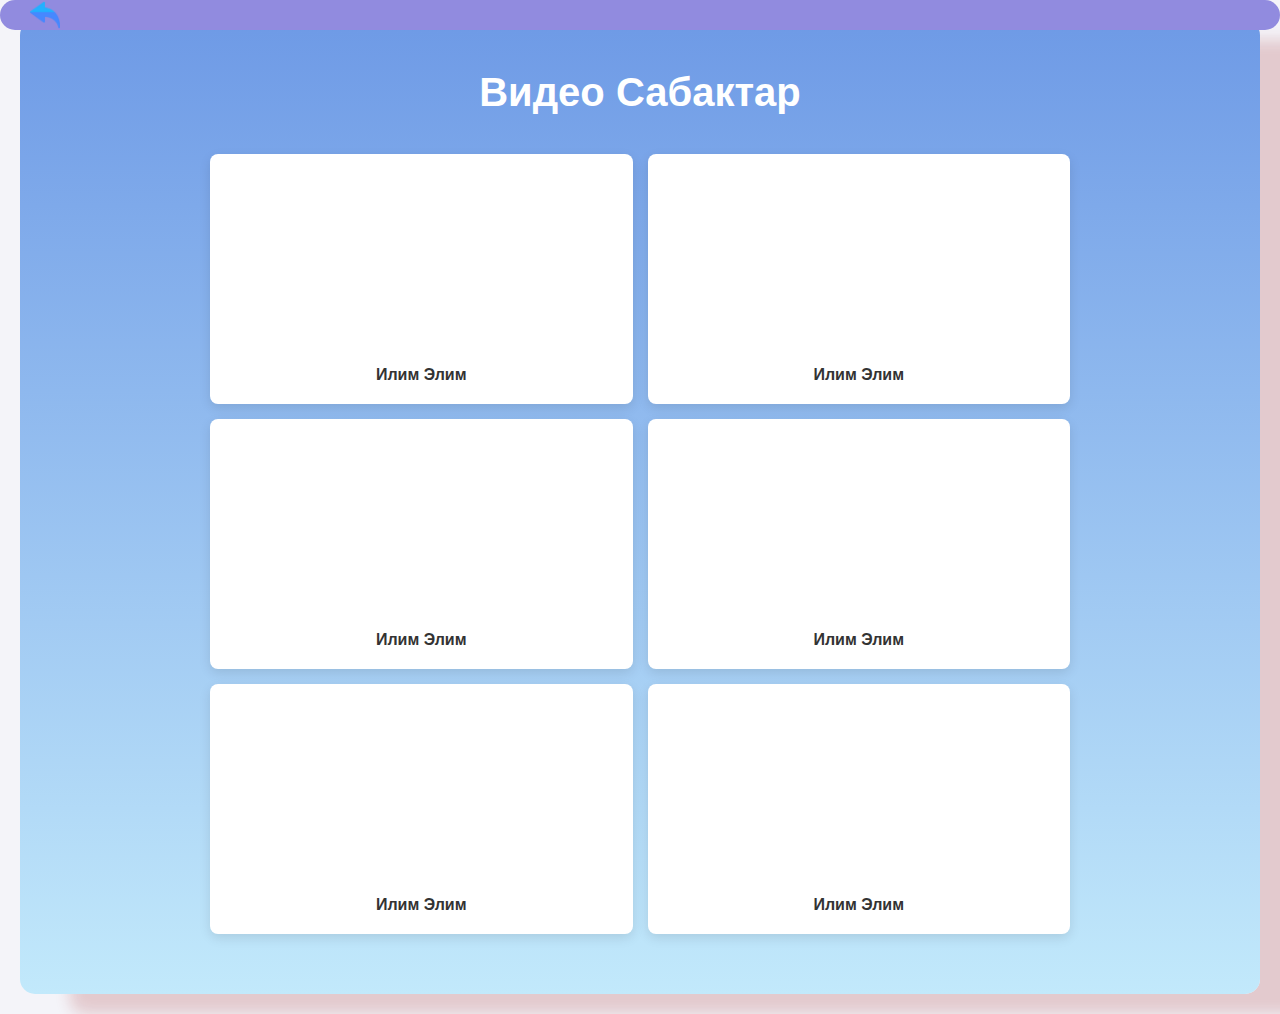
<file: ang.html>
<!DOCTYPE html>
<html lang="ru">
<head>
    <meta charset="UTF-8">
    <meta name="viewport" content="width=device-width, initial-scale=1.0">
    <title>Видео Уроки</title>
    <style>
        /* Общий сброс */
* {
    margin: 0;
    padding: 0;
    box-sizing: border-box;
}

body {
    font-family: 'Arial', sans-serif;
    background-color: #f4f4f9;
    color: #333;
    line-height: 1.6;
    padding: 20px;
}
/* Секция с видео */
.video-section {
    text-align: center;
    padding: 40px 20px;
    background: linear-gradient(to bottom, #6e9ae6, #c2e9fb);
    border-radius: 15px;
    box-shadow: 50px 20px 15px rgba(162, 36, 36, 0.2);
}

/* Секция с видео */
h2 {
    font-size: 1.5em;
    margin-bottom: 20px;
    color: #333;
}

/* Контейнер для видео */
.video-container {
    display: grid;
    grid-template-columns: repeat(2, 1fr); /* 2 карточки в ряд */
    gap: 15px; /* Отступ между карточками */
    max-width: 900px; /* Максимальная ширина контейнера */
    width: 100%;
    margin: 0 auto; /* Центрируем контейнер по горизонтали */
    padding: 20px;
    box-sizing: border-box;
    text-align: center; /* Центрируем текст внутри карточек */
}

/* Стили для карточки видео */
.video-card {
    background-color: #fff;
    border-radius: 8px;
    box-shadow: 0px 4px 12px rgba(0, 0, 0, 0.1);
    overflow: hidden;
    transition: transform 0.3s ease-in-out;
    min-height: 250px; /* Уменьшили минимальную высоту карточки */
    padding: 10px; /* Добавили отступы внутри карточки */
}

.video-card:hover {
    transform: translateY(-5px); /* Легкий эффект подъема при наведении */
}

.video-card iframe {
    width: 100%;
    height: 180px; /* Уменьшили высоту видео */
    border: none;
}

.video-card h3 {
    font-size: 1em;
    margin-top: 10px;
    color: #333;
    text-align: center;
}



        /* Медиазапросы для маленьких экранов */
        @media (max-width: 768px) {
            .video-container {
                grid-template-columns: repeat(2, 1fr); /* Одна карточка в ряд на экранах меньше 768px */
            }

            .video-card iframe {
                height: 160px; /* Уменьшаем видео для маленьких экранов */
            }

            .video-card h3 {
                font-size: 0.9em;
            }
        }

        @media (max-width: 480px) {
            .video-container {
                grid-template-columns: repeat(1, 1fr); /* На очень маленьких экранах (например, телефоны) одна карточка */
            }

            .video-card iframe {
                height: 140px; /* Уменьшаем видео еще больше для телефонов */
            }

            .video-card h3 {
                font-size: 0.8em; /* Еще меньше размер шрифта */
            }
        }
           
        nav ul {
    list-style: none;
    display: flex;
    justify-content: center;
    padding: 15px 0;
    margin: 0;
    background: #918bdf; /* Светло-зеленый фон */
    border-radius: 25px;
    height: 10px;
}
nav {
    position: fixed;
    top: 0; /* Расположение сверху */
    left: 0; /* Расположение слева */
    width: 100%; /* Растягиваем навигацию на всю ширину */
    height: 10px;
    z-index: 1000; /* Устанавливаем высокий слой, чтобы было поверх контента */
    box-shadow: 0 2px 5px rgba(0, 0, 0, 0.1); /* Легкая тень для выделения */
}

nav li {
    margin: 0 20px;
    height: 10px;
}

nav a {
    color: #fff;
    text-decoration: none;
    font-weight: bold;
    font-size: 1.2em;
    transition: color 0.3s, transform 0.3s;
}
.logo-link {
    display: flex; /* Для горизонтального размещения */
    align-items: center; /* Вертикальное выравнивание */
    text-decoration: none;
    margin-right: auto;
    margin-left: 20px;
}

/* Стили для изображения логотипа */
.logo-image {
    display: block;
    max-width: 30px; /* Размер логотипа */
    height: auto;
    transition: opacity 0.3s ease;
    margin-left :10px; /* Если нужен отступ от текста (опционально) */
}
/* Мобильная версия */
@media (max-width: 1000px) {
    nav {
        justify-content: center; /* Центрируем меню для мобильной версии */
        padding: 8px; /* Меньше отступов */
    }

    .logo-image {
        max-width: 20px; /* Уменьшаем логотип для мобильных устройств */
    }
}

@media (max-width: 480px) {
    nav {
        flex-direction: column; /* Ставим содержимое вертикально на маленьких экранах */
        align-items: center;
    }

    .logo-image {
        max-width: 20px; /* Ещё больше уменьшаем логотип */
    }
}
/* Мобильная версия */
@media (max-width: 768px) {
    /* Адаптация для навигации */
    nav ul {
        flex-direction: column;
        padding: 10px;
    }

    nav li {
        margin: 10px 0;
    }

    nav a {
        font-size: 1.5em;
    }

    /* Контейнер с текстом и изображением */
    .container {
        flex-direction: column; /* Изменяем направление на колонку */
        text-align: center;
    }

    .container img {
        max-width: 40%; /* Уменьшаем размер изображения */
        margin-top: 15px;
    }

    /* Уменьшаем размеры шрифта */
    h3 {
        font-size: 1.8em;
    }

    .h33 {
        font-family: "Sour Gummy", sans-serif;
        font-optical-sizing: auto;
        font-weight: weight;
        font-style: normal;
        font-variation-settings: "wdth" 100;
       
        font-size: 2.5em;
    }

    footer p {
        font-size: 1em;
    }
}
h1{
font-size: 2.5em;
    color: #fff;
    margin-bottom: 10px;
}


    </style>
</head>
<body>
    <nav>
        <ul>
            <a href="kyrgyz.html" class="logo-link">
                <img src="img2/2099190-removebg-preview.png" alt="Logo" class="logo-image">
                
            </a>
        </ul>
    </nav>
    
 
<section class="video-section">
    <h1>Видео Сабактар</h1>
    <div class="video-container">
        <div class="video-card">
            <iframe src="https://www.youtube.com/embed/joPX4q6LqEE?list=PLiVWhYtfEhkTm-cGZE1cjjyJ87-nLa8kf&index=1" frameborder="0" allowfullscreen></iframe>
            <h3>Илим Элим</h3>
        </div>

        <div class="video-card">
            <iframe src="https://www.youtube.com/embed/mV19zXmqlEQ?list=PLiVWhYtfEhkTm-cGZE1cjjyJ87-nLa8kf&index=2" frameborder="0" allowfullscreen></iframe>
            <h3>Илим Элим</h3>
        </div>

        <div class="video-card">
            <iframe src="https://www.youtube.com/embed/88DTmI05Cb0?list=PLiVWhYtfEhkTm-cGZE1cjjyJ87-nLa8kf&index=3" frameborder="0" allowfullscreen></iframe>
            <h3>Илим Элим</h3>
        </div>

        <div class="video-card">
            <iframe src="https://www.youtube.com/embed/MfS12pM07lI?list=PLiVWhYtfEhkTm-cGZE1cjjyJ87-nLa8kf&index=4" frameborder="0" allowfullscreen></iframe>
            <h3>Илим Элим</h3>
        </div>

        <div class="video-card">
            <iframe src="https://www.youtube.com/embed/6CXHTOwCWEY?list=PLiVWhYtfEhkTm-cGZE1cjjyJ87-nLa8kf&index=5" frameborder="0" allowfullscreen></iframe>
            <h3>Илим Элим</h3>
        </div>

        <div class="video-card">
            <iframe src="https://www.youtube.com/embed/3oOejRnBxxk?list=PLiVWhYtfEhkTm-cGZE1cjjyJ87-nLa8kf&index=6" frameborder="0" allowfullscreen></iframe>
            <h3>Илим Элим</h3>
        </div>
    </div>
</section>
<script src="lang.js"></script>
</body>
</html>
</file>
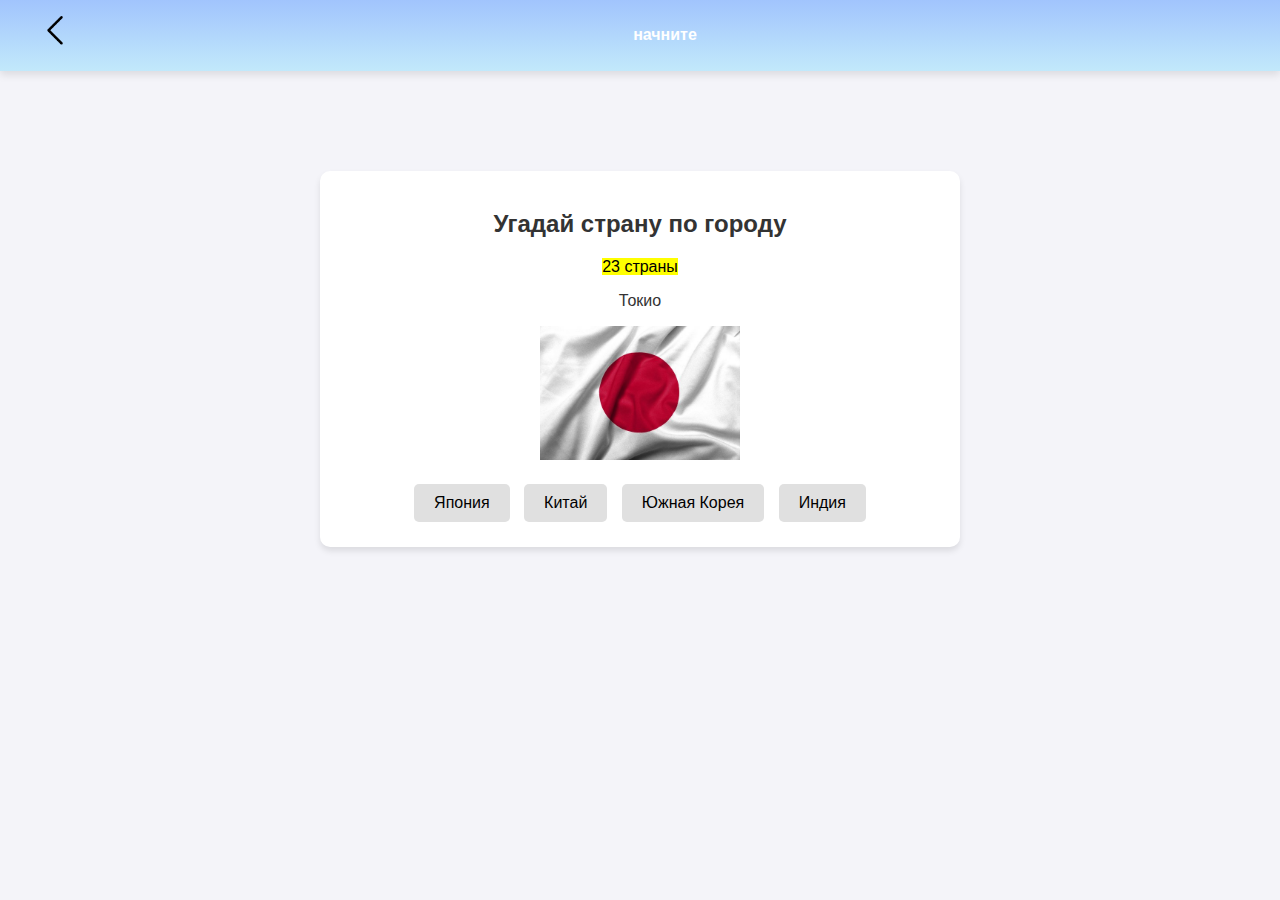
<file: asia.html>
<!DOCTYPE html>
<html lang="en">
<head>
    <meta charset="UTF-8">
    <meta name="viewport" content="width=device-width, initial-scale=1.0">
    <title>Угадай страну</title>
    <style>
        body {
            font-family: Arial, sans-serif;
            background-color: #f4f4f9;
            color: #333;
            margin: 0;
            padding: 0;
            text-align: center;
        }
        header {
            display: flex;
            align-items: center;
            justify-content: space-between;
            background: linear-gradient(to bottom, #a1c4fd, #c2e9fb);
            color: #fff;
            padding: 5px 30px;
            box-shadow: 0 4px 8px rgba(0, 0, 0, 0.1);
        }

        .logo-link {
            text-decoration: none;
        }

        .logo-image {
            display: block;
            max-width: 50px;
            height: auto;
            background-color: transparent;
            transition: opacity 0.3s ease;
            margin-bottom: 10px;
        }

        .header-title-container {
            flex: 1;
            text-align: center;
        }

        header h2 {
            font-family: "Sour Gummy", sans-serif;
            font-size: 4.5em;
            margin: 0;
        }

        #gameSection {
            padding: 20px;
            margin: 0 auto;
            max-width: 600px;
            background: white;
            border-radius: 10px;
            box-shadow: 0 4px 6px rgba(0, 0, 0, 0.1);
            margin-top: 100px;
        }

        #options {
            margin-top: 15px;
        }

        .answerBtn {
            background-color: #e0e0e0;
            border: none;
            padding: 10px 20px;
            margin: 5px;
            border-radius: 5px;
            cursor: pointer;
            font-size: 16px;
            transition: background-color 0.3s;
        }

        .answerBtn:hover {
            background-color: #d0d0d0;
        }

        .answerBtn:disabled {
            cursor: not-allowed;
            opacity: 0.6;
        }

        #resultMessage {
            margin-top: 10px;
            font-size: 18px;
        }

        #resultIcon {
            font-weight: bold;
            font-size: 20px;
        }
        @media (max-width: 480px) {
            #gameSection {
                padding: 15px;
                margin: 0 10px;
                margin-top: 50px;
            }

            h2 {
                font-size: 18px;
            }

            .answerBtn {
                font-size: 7px;
                padding: 7px;
            }
            .options {
                max-width: 10px;

            }
        }
                            /* Для очень маленьких экранов (например, телефоны) */
            @media (max-width: 480px) {
                header {
                    padding: 0.5px 10px;
                    margin-bottom: 0px;

                }

                .logo-image {
                    width: 15px; /* Еще меньший логотип */
                    height: 15px;
                }

                .header-title-container h2 {
                    font-size: 16px;
                }

                .header-title-container h4 {
                    font-size: 10px;
                }
            }
    </style>
</head>
<body>
    <header>
        <a href="flag.html" class="logo-link">
            <img src="img3/kisspng-computer-icons-arrowhead-arrow-pen-5b4687a465e030.4947115315313489004173-removebg-preview.png" alt="Logo" class="logo-image">
        </a>
        <div class="header-title-container">
            <h4>начните</h4>
        </div>
    </header>
    <section id="gameSection">
        <h2>Угадай страну по городу</h2>
        <p><mark>23 страны</mark> </p>
        <div id="questionContainer">
            <p id="cityName">Париж</p>
            <img id="cityImage" src="paris_image.jpg" alt="Изображение Парижа" width="200">
            <div id="options">
                <button class="answerBtn" data-answer="Франция">Франция</button>
                <button class="answerBtn" data-answer="Германия">Германия</button>
                <button class="answerBtn" data-answer="Италия">Италия</button>
                <button class="answerBtn" data-answer="Испания">Испания</button>
            </div>
    
            <div id="resultMessage" style="display: none;">
                <span id="resultIcon"></span> <span id="resultText"></span>
            </div>
        </div>
    </section>
    
    <script>
        let questions = [
    {
        city: "Токио",
        image: "imgflag/tokyo_image.jpg",
        options: ["Япония", "Китай", "Южная Корея", "Индия"],
        answer: "Япония"
    },
    {
        city: "Пекин",
        image: "imgflag/beijing_image.jpg",
        options: ["Китай", "Япония", "Южная Корея", "Вьетнам"],
        answer: "Китай"
    },
    {
        city: "Нью-Дели",
        image: "imgflag/delhi_image.jpg",
        options: ["Индия", "Пакистан", "Бангладеш", "Шри-Ланка"],
        answer: "Индия"
    },
    {
        city: "Сеул",
        image: "imgflag/seoul_image.jpg",
        options: ["Южная Корея", "Китай", "Япония", "Вьетнам"],
        answer: "Южная Корея"
    },
    {
        city: "Бангкок",
        image: "imgflag/bangkok_image.jpg",
        options: ["Таиланд", "Камбоджа", "Малайзия", "Вьетнам"],
        answer: "Таиланд"
    },
    {
        city: "Манила",
        image: "imgflag/manila_image.jpg",
        options: ["Филиппины", "Индонезия", "Малайзия", "Сингапур"],
        answer: "Филиппины"
    },
    {
        city: "Джакарта",
        image: "imgflag/jakarta_image.jpg",
        options: ["Индонезия", "Филиппины", "Малайзия", "Тайвань"],
        answer: "Индонезия"
    },
    {
        city: "Куала-Лумпур",
        image: "imgflag/kuala_lumpur_image.jpg",
        options: ["Малайзия", "Сингапур", "Вьетнам", "Таиланд"],
        answer: "Малайзия"
    },
    {
        city: "Абу-Даби",
        image: "imgflag/abu_dhabi_image.jpg",
        options: ["ОАЭ", "Катар", "Бахрейн", "Оман"],
        answer: "ОАЭ"
    },
    {
        city: "Исламабад",
        image: "imgflag/islamabad_image.jpg",
        options: ["Пакистан", "Индия", "Бангладеш", "Шри-Ланка"],
        answer: "Пакистан"
    },
    {
        city: "Катманду",
        image: "imgflag/katmandu_image.jpg",
        options: ["Непал", "Бутан", "Шри-Ланка", "Индия"],
        answer: "Непал"
    },
    {
        city: "Ханой",
        image: "imgflag/hanoi_image.jpg",
        options: ["Вьетнам", "Камбоджа", "Таиланд", "Лаос"],
        answer: "Вьетнам"
    },
    {
        city: "Баку",
        image: "imgflag/baku_image.jpg",
        options: ["Азербайджан", "Армения", "Грузия", "Турция"],
        answer: "Азербайджан"
    },
    {
        city: "Ташкент",
        image: "imgflag/tashkent_image.jpg",
        options: ["Узбекистан", "Таджикистан", "Кыргызстан", "Казахстан"],
        answer: "Узбекистан"
    },
    {
        city: "Ереван",
        image: "imgflag/erevan_image.jpg",
        options: ["Армения", "Грузия", "Азербайджан", "Турция"],
        answer: "Армения"
    },
    {
        city: "Душанбе",
        image: "imgflag/dushanbe_image.jpg",
        options: ["Таджикистан", "Киргизия", "Узбекистан", "Туркменистан"],
        answer: "Таджикистан"
    },
    {
        city: "Ашхабад",
        image: "imgflag/ashgabat_image.jpg",
        options: ["Туркменистан", "Узбекистан", "Казахстан", "Кыргызстан"],
        answer: "Туркменистан"
    },
    {
        city: "Бишкек",
        image: "imgflag/bishkek_image.jpg",
        options: ["Киргизия", "Таджикистан", "Казахстан", "Узбекистан"],
        answer: "Киргизия"
    },
    {
        city: "Тель-Авив",
        image: "imgflag/tel_aviv_image.jpg",
        options: ["Израиль", "Палестина", "Ливан", "Иордания"],
        answer: "Израиль"
    },
    {
        city: "Тегеран",
        image: "imgflag/tehran_image.jpg",
        options: ["Иран", "Ирак", "Сирия", "Турция"],
        answer: "Иран"
    },
    {
        city: "Амман",
        image: "imgflag/amman_image.jpg",
        options: ["Иордания", "Сирия", "Ливан", "Ирак"],
        answer: "Иордания"
    },
    {
        city: "Кабул",
        image: "imgflag/kabul_image.jpg",
        options: ["Афганистан", "Пакистан", "Иран", "Таджикистан"],
        answer: "Афганистан"
    },
    {
        city: "Дамаск",
        image: "imgflag/damascus_image.jpg",
        options: ["Сирия", "Ливан", "Ирак", "Иран"],
        answer: "Сирия"
    }
];


    
    
        let currentQuestionIndex = 0;

        function showQuestion() {
            let question = questions[currentQuestionIndex];
            document.getElementById('cityName').innerText = question.city;
            document.getElementById('cityImage').src = question.image;

            let options = document.querySelectorAll('.answerBtn');
            options.forEach((btn, index) => {
                btn.innerText = question.options[index];
                btn.dataset.answer = question.options[index];
                btn.style.backgroundColor = '';
                btn.disabled = false;
            });

            document.getElementById('resultMessage').style.display = 'none';
        }

        document.querySelectorAll('.answerBtn').forEach((btn) => {
            btn.addEventListener('click', (event) => {
                let selectedAnswer = event.target.dataset.answer.trim();
                let correctAnswer = questions[currentQuestionIndex].answer.trim();

                let resultIcon = document.getElementById('resultIcon');
                let resultText = document.getElementById('resultText');

                let options = document.querySelectorAll('.answerBtn');
                options.forEach((btn) => btn.disabled = true); // Блокируем все кнопки

                if (selectedAnswer === correctAnswer) {
                    resultIcon.innerText = '✓';
                    resultText.innerText = 'Правильный ответ!';
                    event.target.style.backgroundColor = 'green';
                } else {
                    resultIcon.innerText = '✗';
                    resultText.innerText = 'Неправильный ответ!';
                    event.target.style.backgroundColor = 'red';
                }

                document.getElementById('resultMessage').style.display = 'block';

                setTimeout(() => {
                    currentQuestionIndex++;
                    if (currentQuestionIndex < questions.length) {
                        showQuestion();
                    } else {
                        showCompletionMessage();
                    }
                }, 1000);
            });
        });

        function showCompletionMessage() {
            document.getElementById('gameSection').innerHTML = `
                <h2>Игра завершена!</h2>
                <p>Вы ответили на все вопросы. Отличная работа!</p>
            `;
        }

        showQuestion();
    </script>
</body>
</html>
</file>
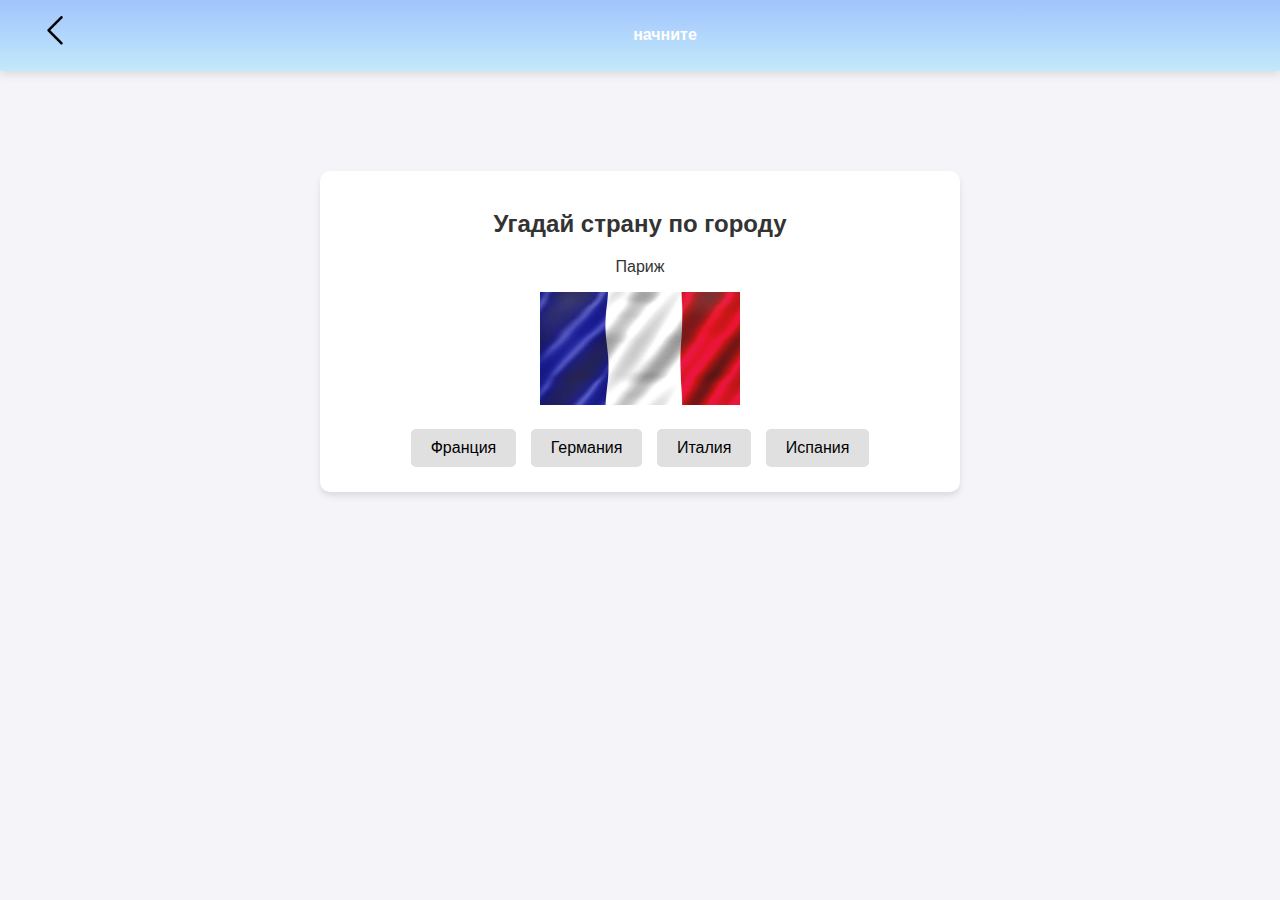
<file: europ.html>
<!DOCTYPE html>
<html lang="en">
<head>
    <meta charset="UTF-8">
    <meta name="viewport" content="width=device-width, initial-scale=1.0">
    <title>Угадай страну</title>
    <style>
        body {
            font-family: Arial, sans-serif;
            background-color: #f4f4f9;
            color: #333;
            margin: 0;
            padding: 0;
            text-align: center;
        }
        header {
    display: flex;
    align-items: center;
    justify-content: space-between;
    background: linear-gradient(to bottom, #a1c4fd, #c2e9fb);
    color: #fff;
    padding: 5px 30px;
    box-shadow: 0 4px 8px rgba(0, 0, 0, 0.1);
}

.logo-link {
    text-decoration: none;
}

.logo-image {
    display: block;
    max-width: 50px;
    height: auto;
    background-color: transparent;
    transition: opacity 0.3s ease;
    margin-bottom: 10px;
}

.header-title-container {
    flex: 1;
    text-align: center;
}

header h2 {
    font-family: "Sour Gummy", sans-serif;
    font-size: 4.5em;
    margin: 0;
}

        #gameSection {
            padding: 20px;
            margin: 0 auto;
            max-width: 600px;
            background: white;
            border-radius: 10px;
            box-shadow: 0 4px 6px rgba(0, 0, 0, 0.1);
            margin-top: 100px;
        }

        #options {
            margin-top: 15px;
        }

        .answerBtn {
            background-color: #e0e0e0;
            border: none;
            padding: 10px 20px;
            margin: 5px;
            border-radius: 5px;
            cursor: pointer;
            font-size: 16px;
            transition: background-color 0.3s;
        }

        .answerBtn:hover {
            background-color: #68995c;
        }

        .answerBtn:disabled {
            cursor: not-allowed;
            opacity: 0.6;
        }

        #resultMessage {
            margin-top: 10px;
            font-size: 18px;
        }

        #resultIcon {
            font-weight: bold;
            font-size: 20px;
        }
        @media (max-width: 480px) {
            #gameSection {
                padding: 15px;
                margin: 0 10px;
                margin-top: 50px;
            }

            h2 {
                font-size: 18px;
            }

            .answerBtn {
                font-size: 7px;
                padding: 7px;
            }
            .options {
                max-width: 10px;

            }
        }
        /* Для очень маленьких экранов (например, телефоны) */
@media (max-width: 480px) {
    header {
        padding: 0.5px 10px;
        margin-bottom: 0px;

    }

    .logo-image {
        width: 15px; /* Еще меньший логотип */
        height: 15px;
    }

    .header-title-container h2 {
        font-size: 16px;
    }

    .header-title-container h4 {
        font-size: 10px;
    }
}
    </style>
</head>

<body>
    <header>
        <a href="flag.html" class="logo-link">
            <img src="img3/kisspng-computer-icons-arrowhead-arrow-pen-5b4687a465e030.4947115315313489004173-removebg-preview.png" alt="Logo" class="logo-image">
        </a>
        <div class="header-title-container">
            <h4>начните</h4>
        </div>
    </header>
    <section id="gameSection">
        <h2>Угадай страну по городу</h2>
        <div id="questionContainer">
            <p id="cityName">Париж</p>
            <img id="cityImage" src="imgflag/frans.jpeg" alt="Изображение Парижа" width="200">
            <div id="options">
                <button class="answerBtn" data-answer="Франция">Франция</button>
                <button class="answerBtn" data-answer="Германия">Германия</button>
                <button class="answerBtn" data-answer="Италия">Италия</button>
                <button class="answerBtn" data-answer="Испания">Испания</button>
            </div>
    
            <div id="resultMessage" style="display: none;">
                <span id="resultIcon"></span> <span id="resultText"></span>
            </div>
        </div>
    </section>
    
    <script>
        let questions = [
            {
                city: "Париж",
                image: "imgflag/frans.jpeg",
                options: ["Франция", "Германия", "Италия", "Испания"],
                answer: "Франция"
            },
            {
                city: "Берлин",
                image: "imgflag/берлин.jpg",
                options: ["Франция", "Германия", "Италия", "Испания"],
                answer: "Германия"
            },
            {
                city: "Рим",
                image: "imgflag/itali.jpg",
                options: ["Франция", "Германия", "Италия", "Испания"],
                answer: "Италия"
            },
            
    {
        city: "Тирана",
        image: "imgflag/albani.jpg",
        options: ["Албания", "Андорра", "Австрия", "Беларусь"],
        answer: "Албания"
    },
    {
        city: "Андорра-ла-Велья",
        image: "imgflag/andora.jpg",
        options: ["Андорра", "Швейцария", "Ирландия", "Португалия"],
        answer: "Андорра"
    },
    {
        city: "Вена",
        image: "imgflag/avstria.jpg",
        options: ["Германия", "Швейцария", "Австрия", "Италия"],
        answer: "Австрия"
    },
    {
        city: "Минск",
        image: "imgflag/minsk_image.jpg",
        options: ["Беларусь", "Украина", "Россия", "Литва"],
        answer: "Беларусь"
    },
    {
        city: "Брюссель",
        image: "imgflag/brussels_image.jpg",
        options: ["Бельгия", "Нидерланды", "Франция", "Люксембург"],
        answer: "Бельгия"
    },
    {
        city: "Сараево",
        image: "imgflag/sarajevo_image.jpg",
        options: ["Босния и Герцеговина", "Сербия", "Хорватия", "Черногория"],
        answer: "Босния и Герцеговина"
    },
    {
        city: "София",
        image: "imgflag/sofia_image.jpg",
        options: ["Болгария", "Румыния", "Греция", "Молдова"],
        answer: "Болгария"
    },
    {
        city: "Загреб",
        image: "imgflag/zagreb_image.jpg",
        options: ["Хорватия", "Словения", "Сербия", "Венгрия"],
        answer: "Хорватия"
    },
    {
        city: "Никосия",
        image: "imgflag/nicosia_image.jpg",
        options: ["Кипр", "Греция", "Турция", "Мальта"],
        answer: "Кипр"
    },
    {
        city: "Прага",
        image: "imgflag/prague_image.jpg",
        options: ["Чехия", "Словакия", "Германия", "Австрия"],
        answer: "Чехия"
    },
    {
        city: "Копенгаген",
        image: "imgflag/copenhagen_image.jpg",
        options: ["Дания", "Швеция", "Норвегия", "Финляндия"],
        answer: "Дания"
    },
    {
        city: "Таллин",
        image: "imgflag/tallinn_image.jpg",
        options: ["Эстония", "Латвия", "Литва", "Финляндия"],
        answer: "Эстония"
    },
    {
        city: "Хельсинки",
        image: "imgflag/helsinki_image.jpg",
        options: ["Финляндия", "Швеция", "Эстония", "Норвегия"],
        answer: "Финляндия"
    },
    {
        city: "Рига",
        image: "imgflag/riga_image.jpg",
        options: ["Латвия", "Литва", "Эстония", "Беларусь"],
        answer: "Латвия"
    },
    {
        city: "Вильнюс",
        image: "imgflag/vilnius_image.jpg",
        options: ["Литва", "Латвия", "Эстония", "Польша"],
        answer: "Литва"
    },
    {
        city: "Мадрид",
        image: "imgflag/madrid_image.jpg",
        options: ["Испания", "Франция", "Португалия", "Италия"],
        answer: "Испания"
    },
    {
        city: "Осло",
        image: "imgflag/oslo_image.jpg",
        options: ["Норвегия", "Швеция", "Дания", "Финляндия"],
        answer: "Норвегия"
    },
    {
        city: "Варшава",
        image: "imgflag/warsaw_image.jpg",
        options: ["Польша", "Чехия", "Словакия", "Германия"],
        answer: "Польша"
    },
    {
        city: "Бухарест",
        image: "imgflag/bucharest_image.jpg",
        options: ["Румыния", "Болгария", "Молдова", "Украина"],
        answer: "Румыния"
    },
    {
        city: "Лиссабон",
        image: "imgflag/lisbon_image.jpg",
        options: ["Португалия", "Испания", "Италия", "Франция"],
        answer: "Португалия"
    },
    {
        city: "Стокгольм",
        image: "imgflag/stockholm_image.jpg",
        options: ["Швеция", "Норвегия", "Финляндия", "Дания"],
        answer: "Швеция"
    }
];

    
    
let currentQuestionIndex = 0;

function showQuestion() {
    let question = questions[currentQuestionIndex];
    document.getElementById('cityName').innerText = question.city;
    document.getElementById('cityImage').src = question.image;

    let options = document.querySelectorAll('.answerBtn');
    options.forEach((btn, index) => {
        btn.innerText = question.options[index];
        btn.dataset.answer = question.options[index];
        btn.style.backgroundColor = '';
        btn.disabled = false;
    });

    document.getElementById('resultMessage').style.display = 'none';
}

document.querySelectorAll('.answerBtn').forEach((btn) => {
    btn.addEventListener('click', (event) => {
        let selectedAnswer = event.target.dataset.answer.trim();
        let correctAnswer = questions[currentQuestionIndex].answer.trim();

        let resultIcon = document.getElementById('resultIcon');
        let resultText = document.getElementById('resultText');

        let options = document.querySelectorAll('.answerBtn');
        options.forEach((btn) => btn.disabled = true); // Блокируем все кнопки

        if (selectedAnswer === correctAnswer) {
            resultIcon.innerText = '✓';
            resultText.innerText = 'Правильный ответ!';
            event.target.style.backgroundColor = 'green';
        } else {
            resultIcon.innerText = '✗';
            resultText.innerText = 'Неправильный ответ!';
            event.target.style.backgroundColor = 'red';
        }

        document.getElementById('resultMessage').style.display = 'block';

        setTimeout(() => {
            currentQuestionIndex++;
            if (currentQuestionIndex < questions.length) {
                showQuestion();
            } else {
                showCompletionMessage();
            }
        }, 1000);
    });
});

function showCompletionMessage() {
    document.getElementById('gameSection').innerHTML = `
        <h2>Игра завершена!</h2>
        <p>Вы ответили на все вопросы. Отличная работа!</p>
    `;
}

showQuestion();
</script>
</body>
</html>
</file>
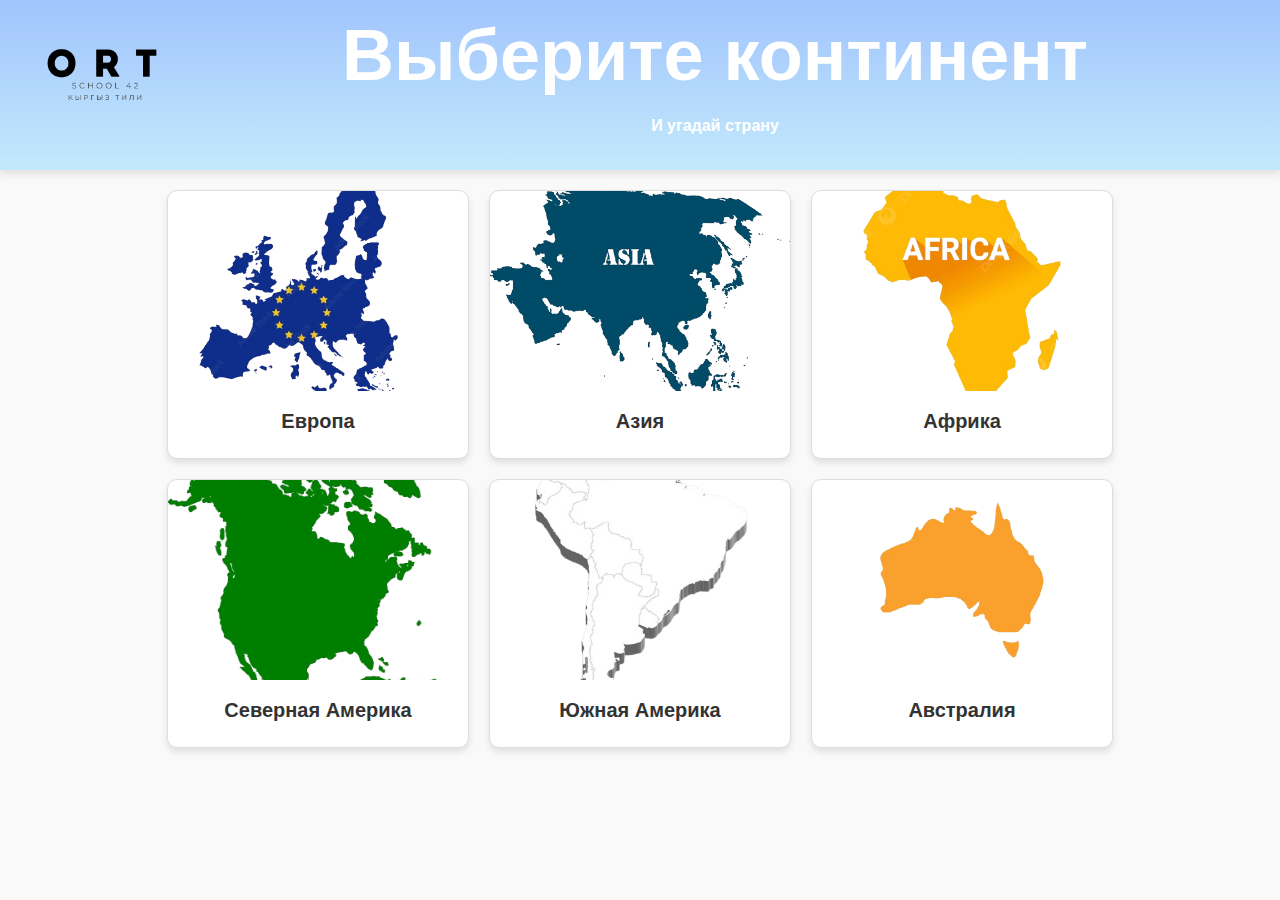
<file: flag.html>
<!DOCTYPE html>
<html lang="en">
<head>
    <meta charset="UTF-8">
    <meta name="viewport" content="width=device-width, initial-scale=1.0">
    <title>Континенты</title>
    <style>
        body {
            font-family: Arial, sans-serif;
            margin: 0;
            padding: 0;
            background-color: #f9f9f9;
        }
        header {
    display: flex;
    align-items: center;
    justify-content: space-between;
    background: linear-gradient(to bottom, #a1c4fd, #c2e9fb);
    color: #fff;
    padding: 5px 30px;
    box-shadow: 0 4px 8px rgba(0, 0, 0, 0.1);
}

.logo-link {
    text-decoration: none;
}

.logo-image {
    display: block;
    max-width: 150px;
    height: auto;
    background-color: transparent;
    transition: opacity 0.3s ease;
    margin-bottom: 10px;
}

.header-title-container {
    flex: 1;
    text-align: center;
}

header h2 {
    font-family: "Sour Gummy", sans-serif;
    font-size: 4.5em;
    margin: 0;
}


        .card-container {
            display: flex;
            flex-wrap: wrap;
            gap: 20px;
            justify-content: center;
            padding: 20px;
        }

        .card {
            background-color: #fff;
            border: 1px solid #ddd;
            border-radius: 10px;
            box-shadow: 0 4px 6px rgba(0, 0, 0, 0.1);
            width: 300px;
            overflow: hidden;
            text-align: center;
            transition: transform 0.3s;
        }

        .card:hover {
            transform: scale(1.05);
        }

        .card img {
            width: 100%;
            height: 200px;
            object-fit: cover;
            cursor: pointer;
        }

        .card-content {
            padding: 15px;
        }

        .card h3 {
            margin: 0 0 10px;
            font-size: 20px;
            color: #333;
        }
        /* Мобильные стили */
@media (max-width: 768px) {
    header {
        flex-direction: column;
        align-items: center;
        padding: 10px 15px;
    }

    .logo-image {
        width: 100px; /* Меньший размер логотипа на мобильных устройствах */
        height: 100px;
    }

    .header-title-container h2 {
        font-size: 18px;
    }

    .header-title-container h4 {
        font-size: 12px;
    }
}

/* Для очень маленьких экранов (например, телефоны) */
@media (max-width: 480px) {
    header {
        padding: 10px 10px;
    }

    .logo-image {
        width: 100px; /* Еще меньший логотип */
        height: 100px;
    }

    .header-title-container h2 {
        font-size: 16px;
    }

    .header-title-container h4 {
        font-size: 10px;
    }
}
    </style>
</head>
<body>
    <header>
        <a href="index.html" class="logo-link">
            <img src="img3/ORT_icon.ico" alt="Logo" class="logo-image">
        </a>
        <div class="header-title-container">
            <h2>Выберите континент</h2>
            <h4>И угадай страну</h4>
        </div>
    </header>
    <div class="card-container">
        <!-- Карточка Европы -->
        <div class="card">
            <img src="img3/1000_F_126223752_urlFvUp36kd6Vy9Rxq70GUblKEKLeSrO-removebg-preview.png"jpg alt="Европа" onclick="openTest('europ.html')">
            <div class="card-content">
                <h3>Европа</h3>
            </div>
        </div>
        <!-- Карточка Азии -->
        <div class="card">
            <img src="img3/png-transparent-east-asia-europe-map-globe-continent-map-text-globe-logo-removebg-preview.png" alt="Азия" onclick="openTest('asia.html')">
            <div class="card-content">
                <h3>Азия</h3>
            </div>
        </div>
        <!-- Карточка Африки -->
        <div class="card">
            <img src="img3/pngtree-silhouette-of-africa-continent-and-madagascar-island-with-the-word-africa-png-image_12716443-removebg-preview.png" alt="Африка" onclick="openTest('africa.html')">
            <div class="card-content">
                <h3>Африка</h3>
            </div>
        </div>
        <!-- Карточка Северной Америки -->
        <div class="card">
            <img src="img3/png-transparent-united-states-south-america-continent-north-america-america-s-leaf-wikimedia-commons-grass-thumbnail-removebg-preview.png" alt="Северная Америка" onclick="openTest('amerser.html')">
            <div class="card-content">
                <h3>Северная Америка</h3>
            </div>
        </div>
        <!-- Карточка Южной Америки -->
        <div class="card">
            <img src="img3/south-america-3d-map-with-countries-borders-vector-removebg-preview.png" alt="Южная Америка" width="30px" height="30px" onclick="openTest('amerush.html')">
            <div class="card-content">
                <h3>Южная Америка</h3>
            </div>
        </div>
        <!-- Карточка Австралии -->
        <div class="card">
            <img src="img3/png-transparent-australia-map-computer-icons-made-in-australia-orange-computer-wallpaper-silhouette-removebg-preview.png" alt="Австралия" onclick="openTest('afc.html')">
            <div class="card-content">
                <h3>Австралия</h3>
            </div>
        </div>
    </div>

    <script>
        // Функция для перехода на страницу теста
        function openTest(page) {
            window.location.href = page;
        }
    </script>
</body>
</html>
</file>
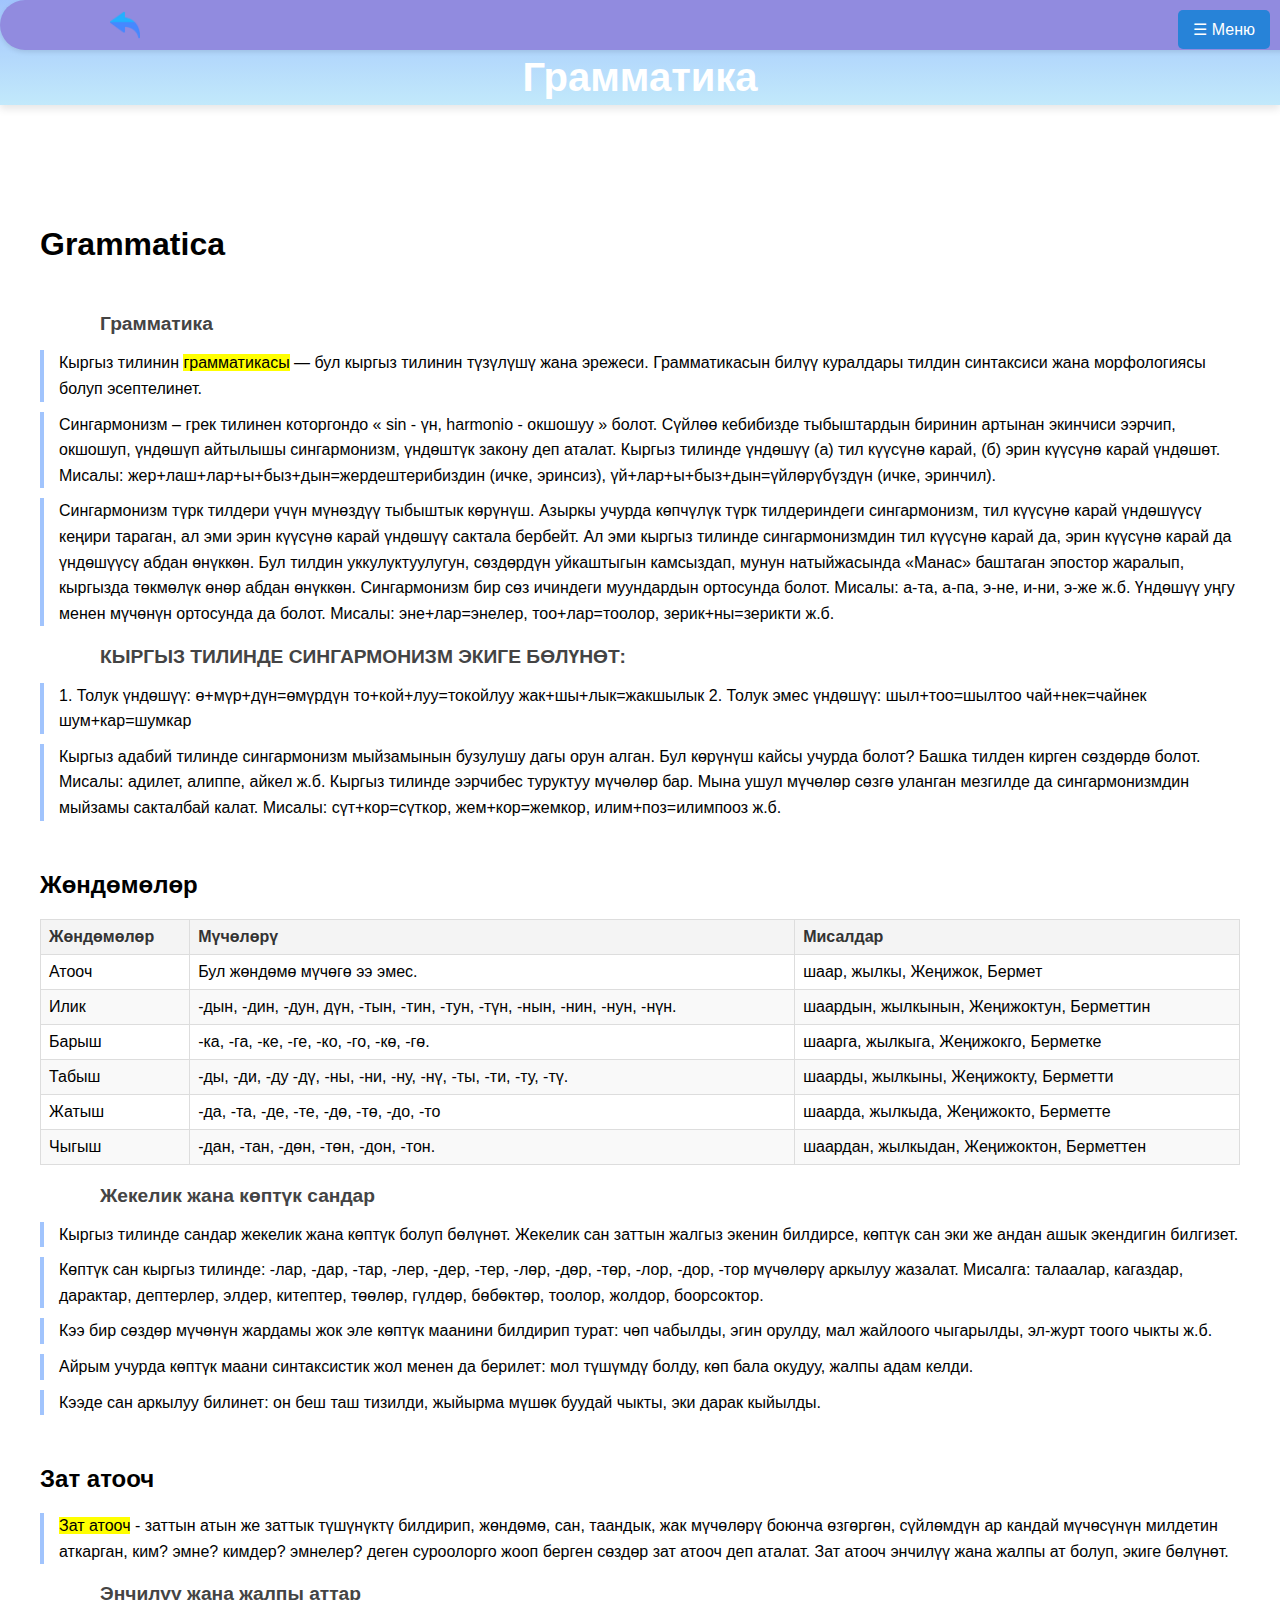
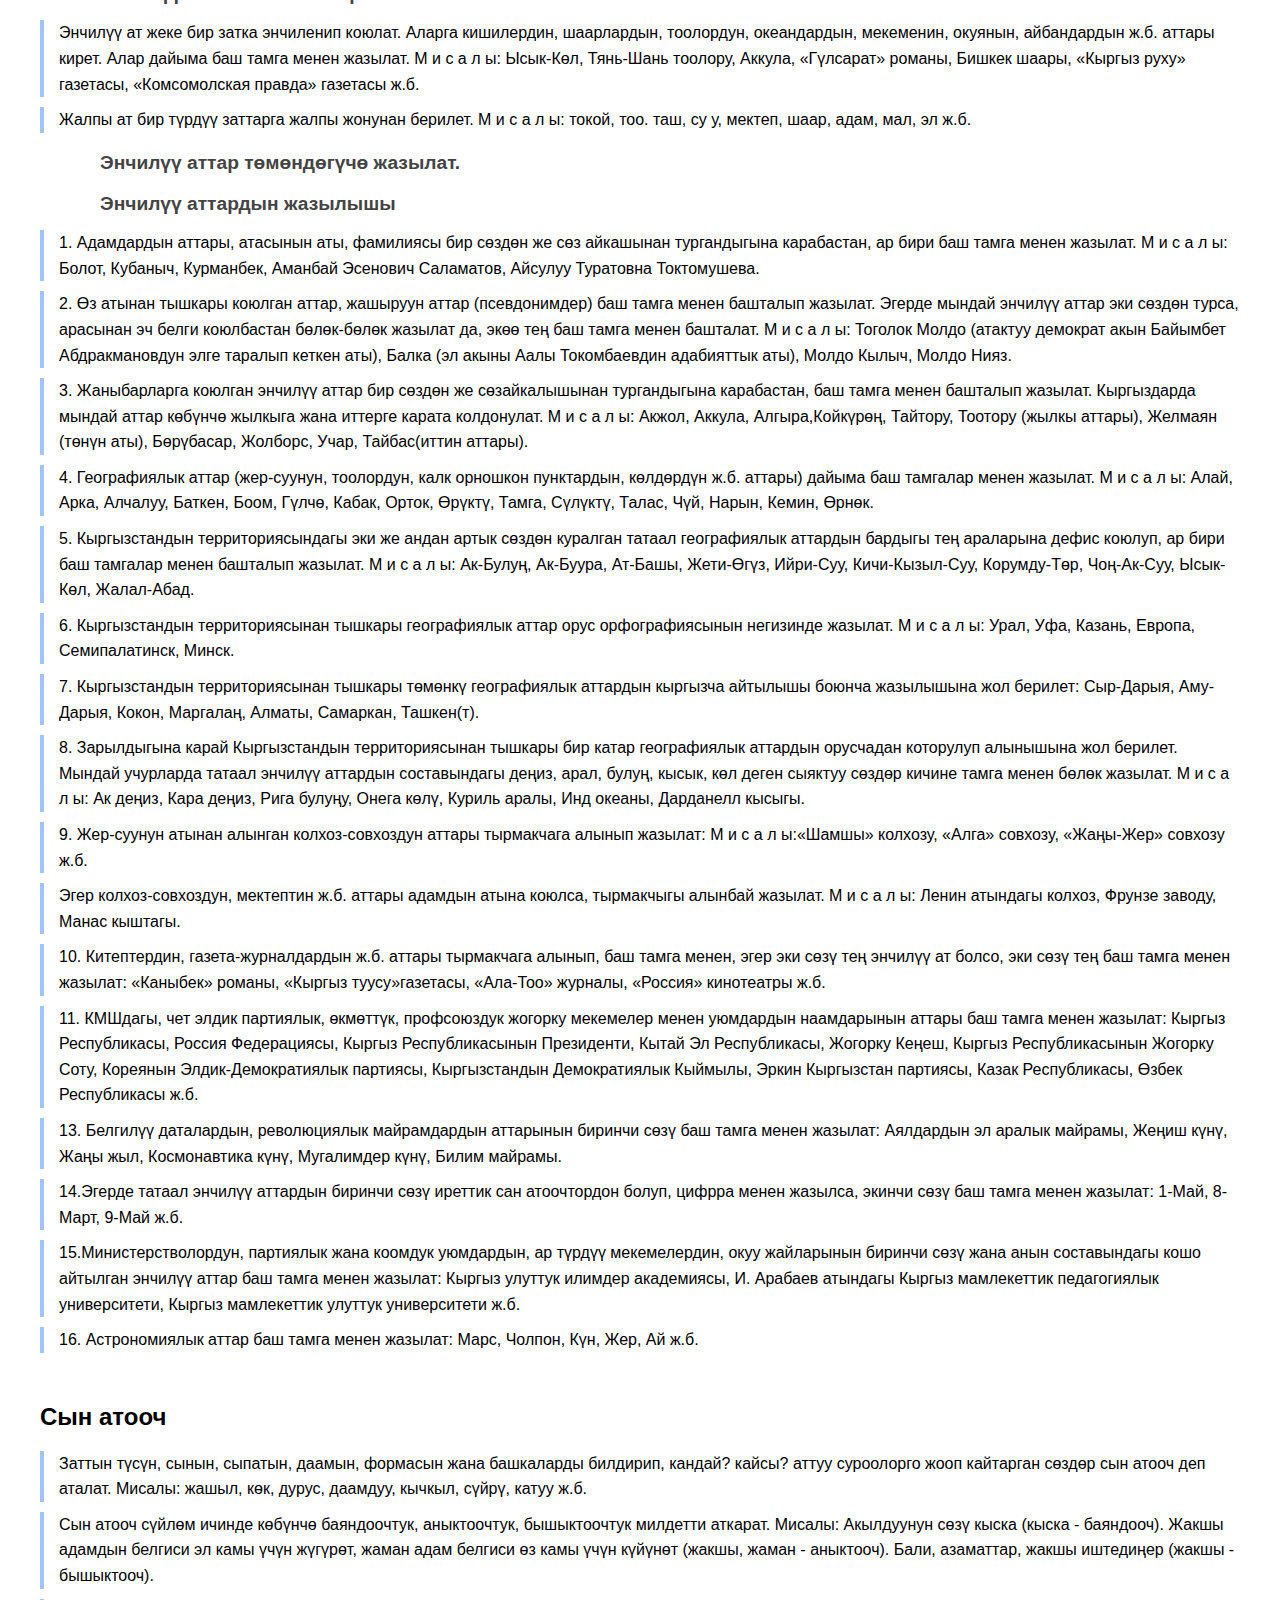
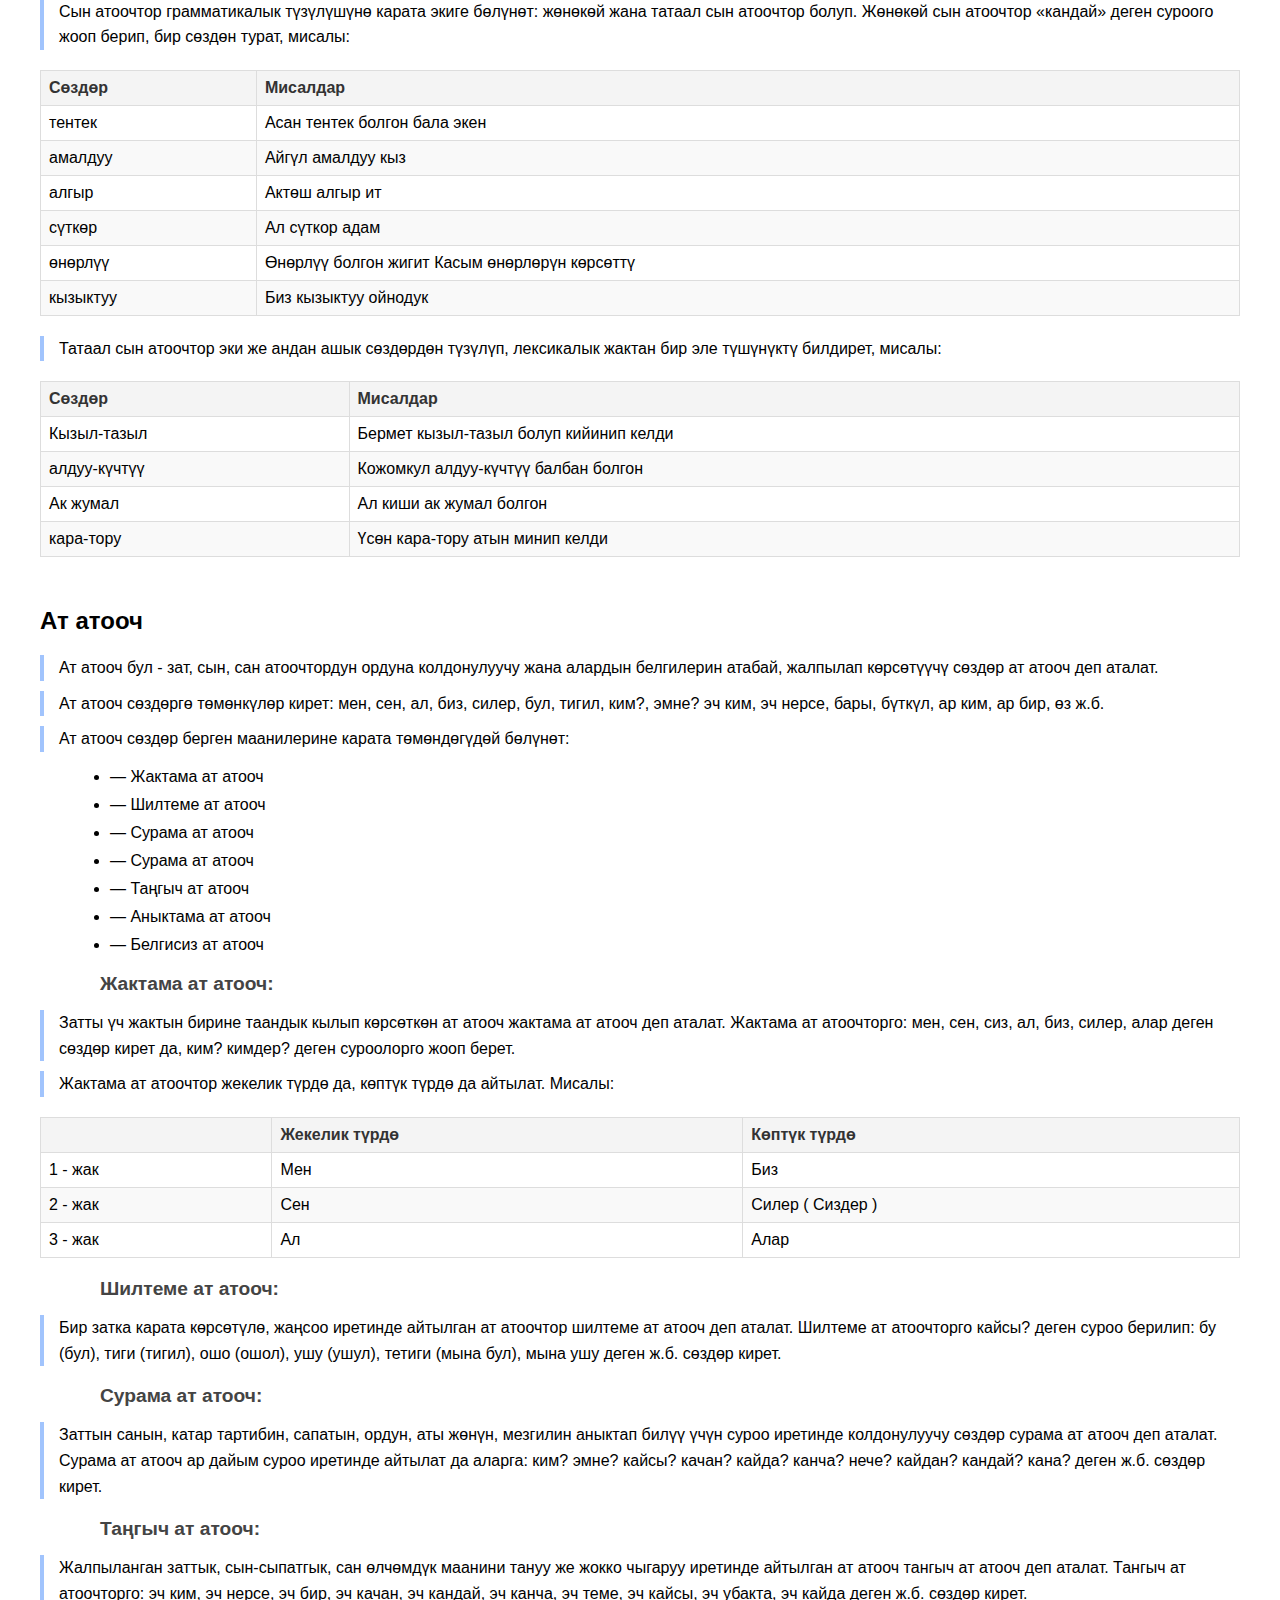
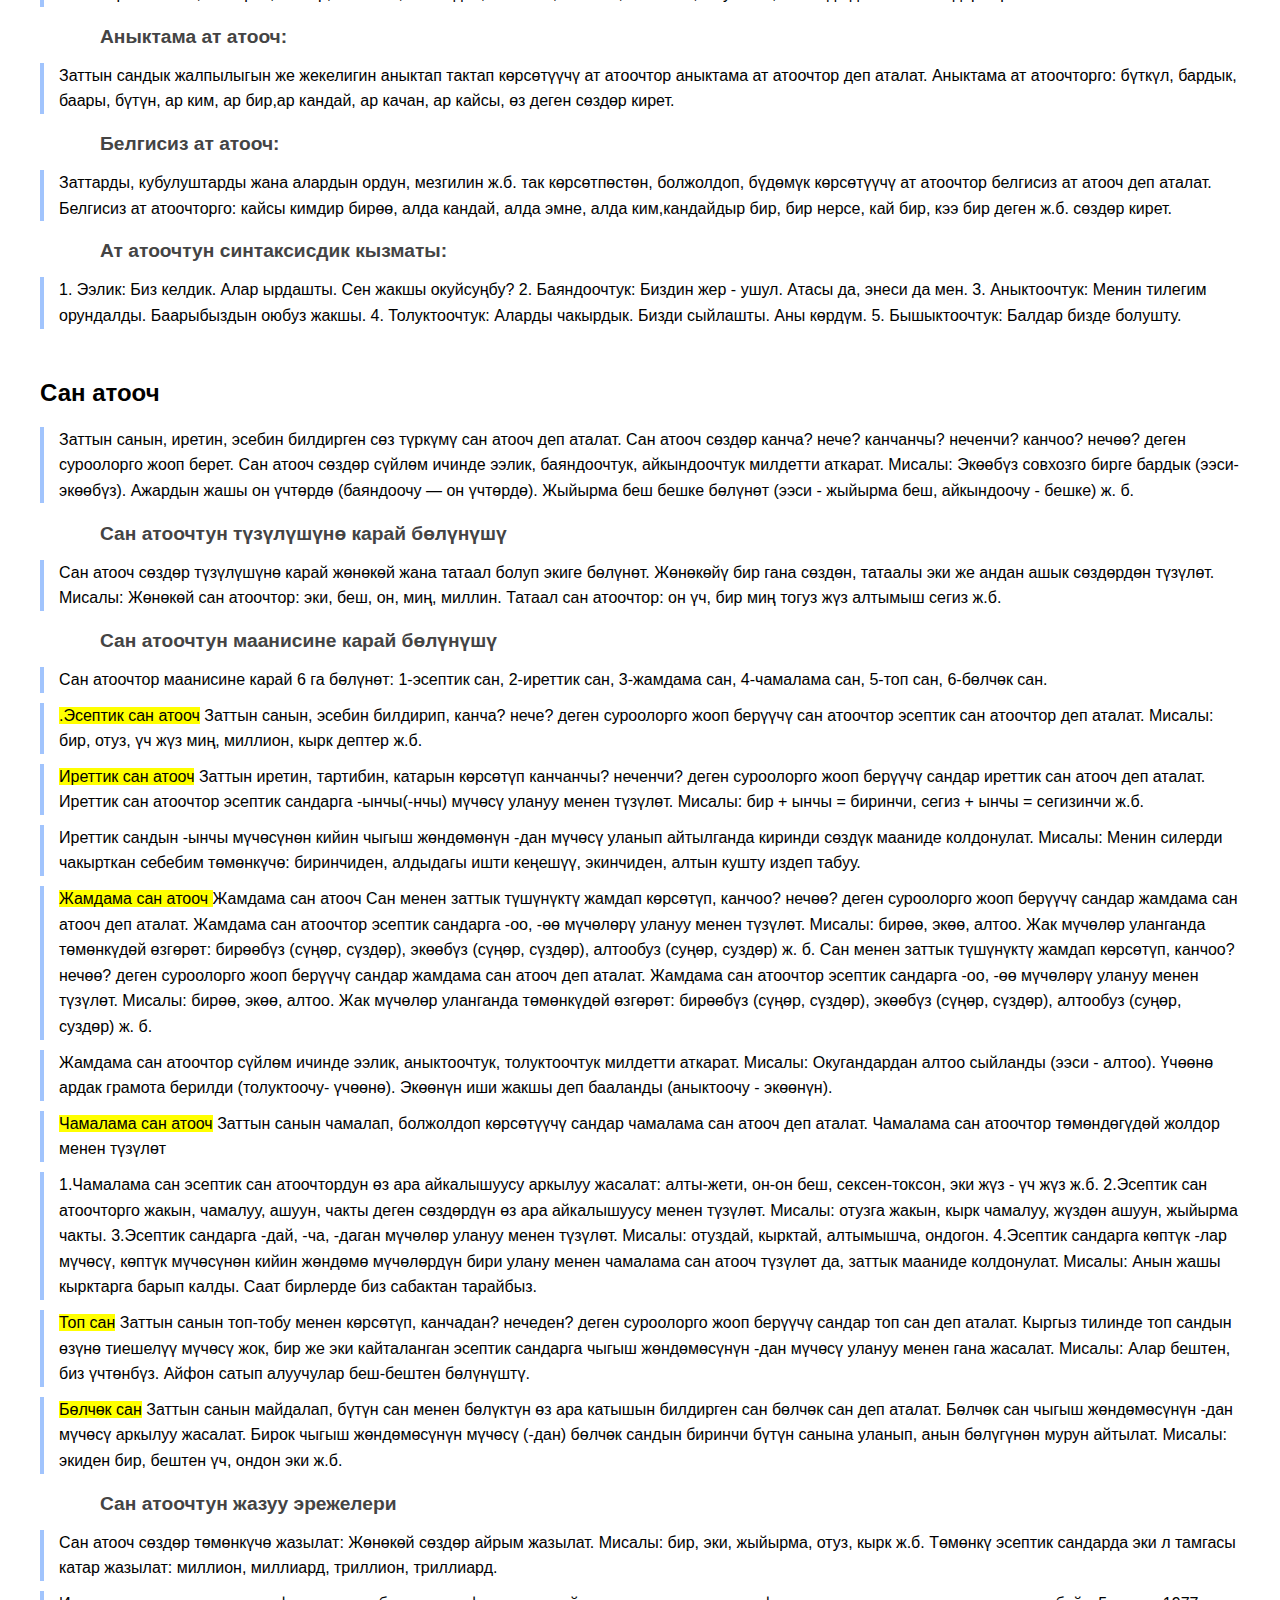
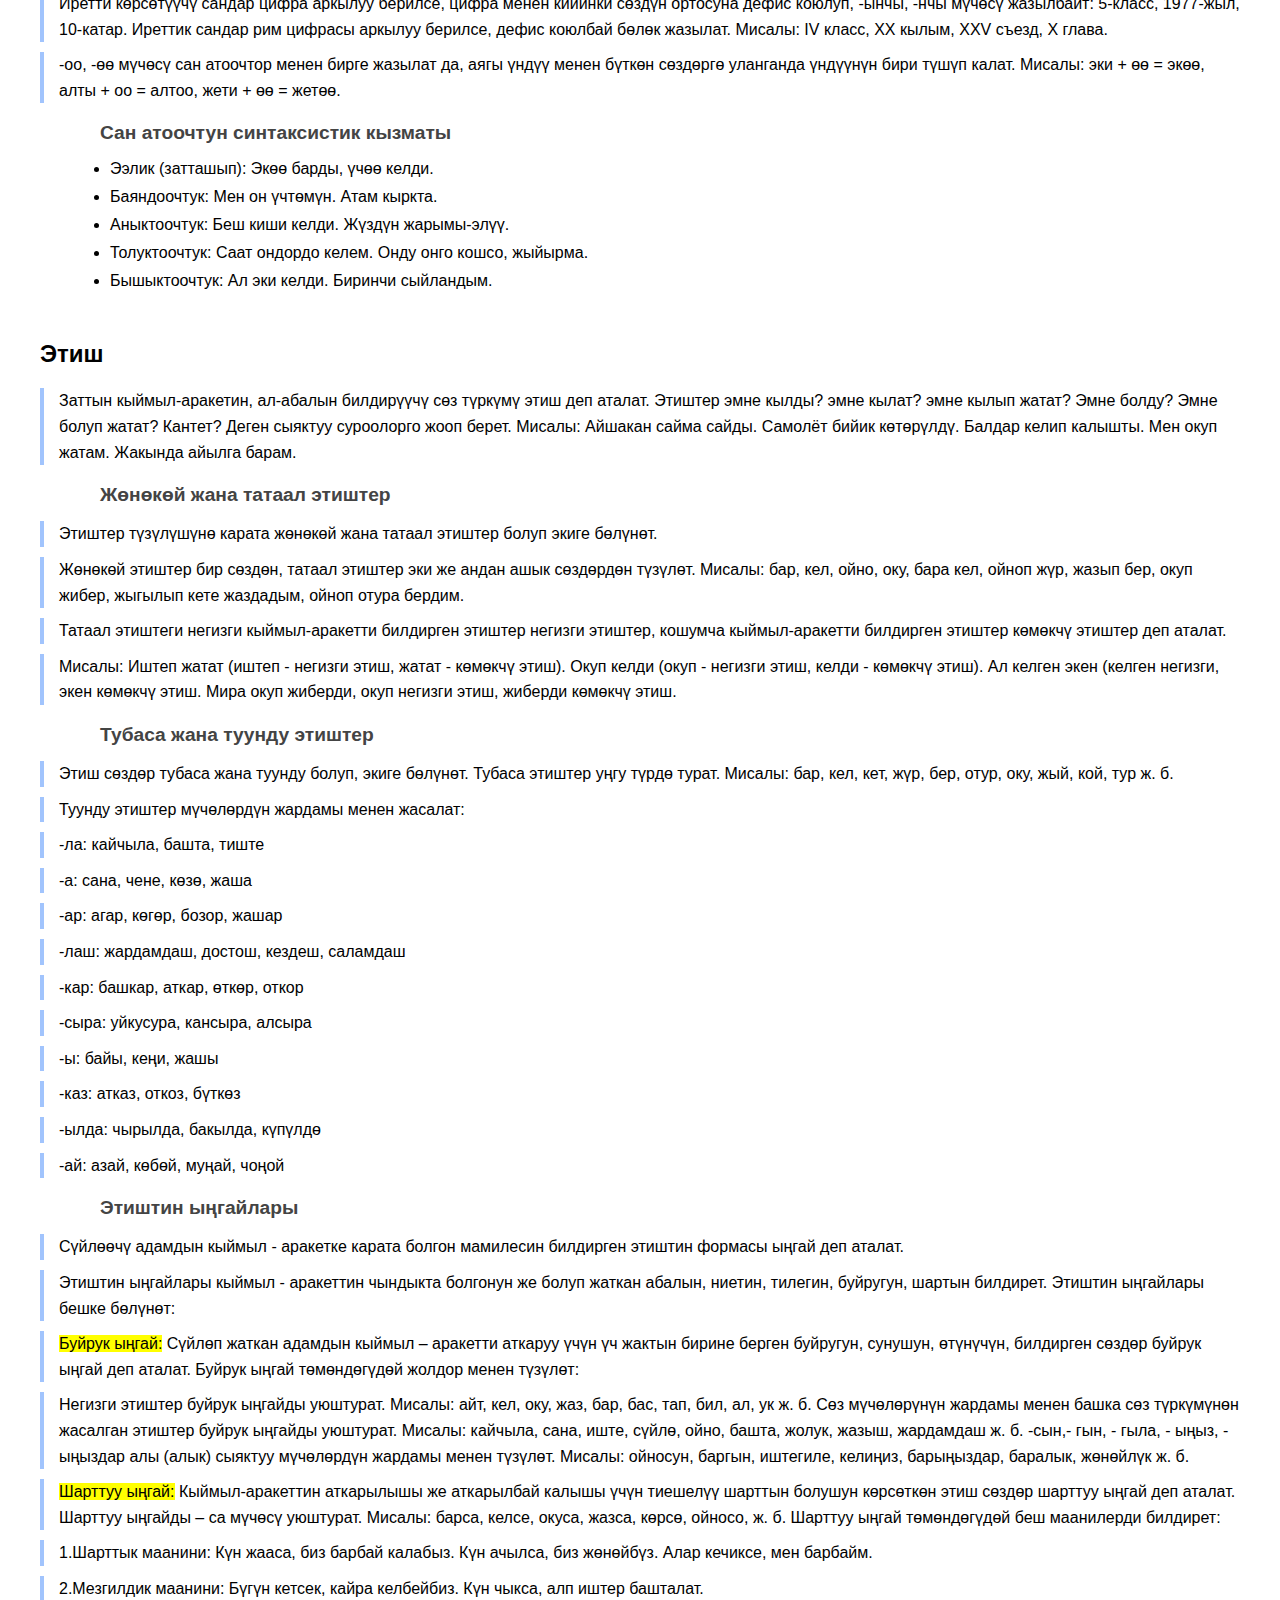
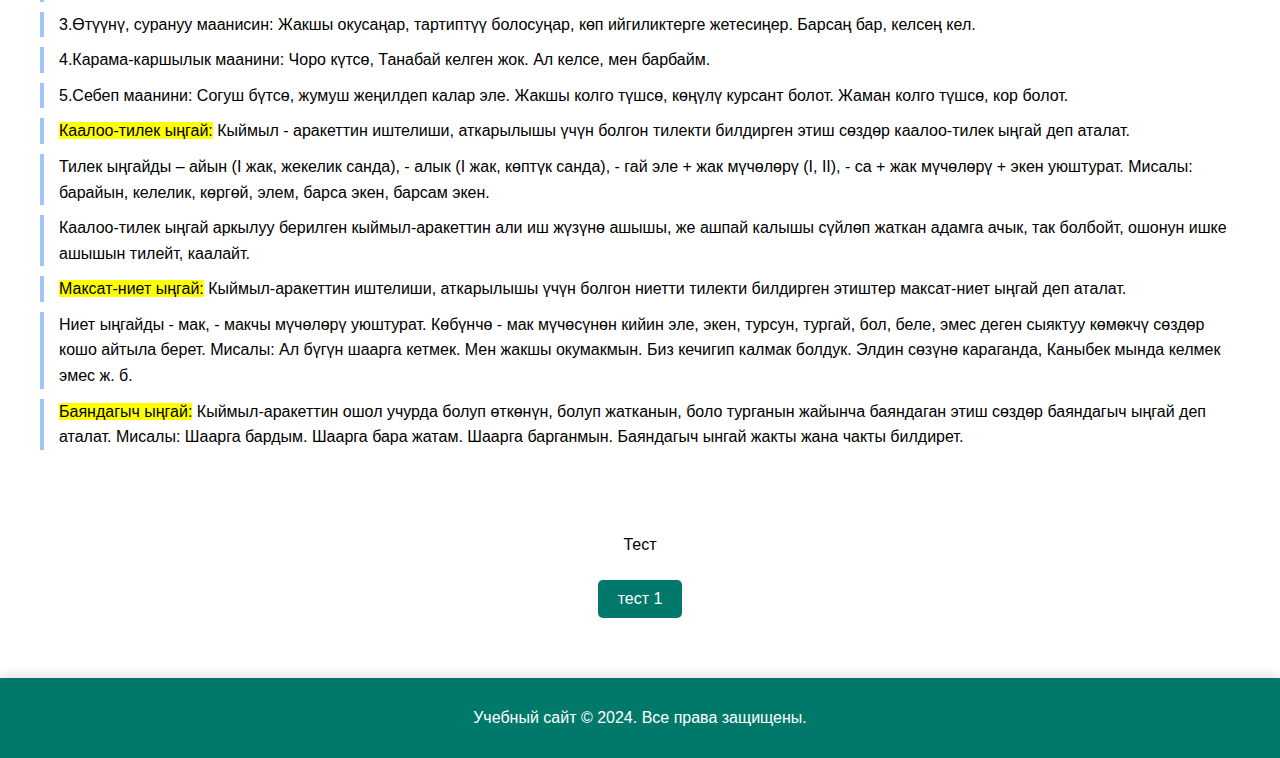
<file: html.html>
<!DOCTYPE html>
<html lang="en">
<head>
    <meta charset="UTF-8">
    <meta name="viewport" content="width=device-width, initial-scale=1.0">
    <title>Кыргыз тигил грамматикасы</title>
    <style>
/* ======= ОБЩИЕ СТИЛИ ======= */
body {
    margin: 0;
    padding: 0;
    font-family: Arial, sans-serif;
}

/* Стили для шапки */
header {
    background: linear-gradient(to bottom, #a1c4fd, #c2e9fb); /* Ваш градиент */
    color: #fff;
    padding: 5px 0;
    text-align  : center;
    box-shadow: 0 4px 8px rgba(0, 0, 0, 0.1);
}
header h1 {
    font-family: "Sour Gummy", sans-serif;
    font-size: 2.5em;
    margin: 0;
    margin-top: 50px;
    
}



/* Логотип */
.logo-link {
    display: flex;
    align-items: center;
    text-decoration: none;
    margin-left: 20px;
}

.logo-image {
    display: block;
    max-width: 30px;
    height: auto;
    transition: opacity 0.3s ease;
}

/* ======= Общие стили ======= */


/* ======= Верхняя навигация ======= */
.top-nav {
    position: fixed;
    top: 0;
    left: 0;
    width: 100%;
    height: 50px;
    background: #918bdf;
    display: flex;
    align-items: center;
    border-radius: 25px;

    padding: 0 20px;
    box-shadow: 0 2px 5px rgba(0, 0, 0, 0.1);
    z-index: 1000;
}

/* ======= Кнопка открытия меню ======= */
.menu-btn {
    position: fixed;
    top: 10px;
    right: 10px;
    background: #2783d8;
    color: white;
    border: none;
    padding: 10px 15px;
    font-size: 16px;
    cursor: pointer;
    border-radius: 5px;
    z-index: 1100;
    transition: background 0.3s;
}

.menu-btn:hover {
    background: #6b63c5;
}

/* ======= Правое боковое меню ======= */
.side-nav {
    background-color: #a4b5bc;
    border-left: 1px solid #c6b5b5;
    width: 250px;
    padding: 20px;
    box-sizing: border-box;
    position: fixed;
    top: 50px; /* Отступ от верхнего меню */
    right: -250px; /* Меню скрыто */
    height: calc(100% - 50px);
    overflow-y: auto;
    transition: right 0.3s ease-in-out;
    z-index: 1000;
}

.side-nav.active {
    right: 0; /* Показываем меню */
}

/* ======= Контент ======= */
.content {
    padding: 20px;
    margin-top: 60px; /* Отступ от верхнего меню */
    transition: margin-right 0.3s ease-in-out;
}

.content.shift {
    margin-right: 250px; /* Сдвигаем контент, когда меню открыто */
}


/* ======= Адаптивность ======= */
@media (max-width: 768px) {
    .side-nav {
        width: 200px;
    }
    .content {
        padding: 15px;
    }
}


/* Заголовок меню */
.side-nav h2 {
    font-size: 18px;
    margin-top: 0;
}

/* Список навигации */
.side-nav ul {
    list-style: none;
    padding: 0;
}

.side-nav ul li {
    margin: 10px 0;
}

/* Ссылки в меню */
.side-nav ul li a {
    text-decoration: none;
    color: #333;
    font-size: 16px;
    transition: color 0.3s;
}

.side-nav ul li a:hover {
    color: #007BFF;
}

/* ======= ОСНОВНОЙ КОНТЕНТ ======= */
main {
    padding: 20px;
    transition: margin-right 0.3s ease-in-out;
}

main.shift {
    margin-right: 250px; /* Сдвигаем контент, когда меню открыто */
}

/* Заголовки в контенте */
main h2 {
    margin-top: 50px;
}

/* ======= АДАПТИВНОСТЬ ======= */
@media (max-width: 768px) {
    .side-nav {
        width: 200px;
    }
    main {
        padding: 50px;
    }
}

@media (max-width: 480px) {
    .menu-btn {
        font-size: 14px;
        padding: 8px 12px;
    }

    .side-nav {
        width: 180px;
    }
}
table {
    width: 100%;
    border-collapse: collapse;
    margin: 20px 0;
}
th, td {
    border: 1px solid #ddd;
    padding: 8px;
    text-align: left;
}
th {
    background-color: #f4f4f4;
    color: #333;
}
tr:nth-child(even) {
    background-color: #f9f9f9;
}
/* Стили для мобильных устройств */
@media (max-width: 768px) {
    table {
        display: block;
        overflow-x: auto;
        white-space: nowrap;
    }
    th, td {
        padding: 10px;
        font-size: 8px;
    }
}

.intro-text {
    font-size: 1.2em;
    font-weight: bold;
    color: #444;
    margin-bottom: 15px;
    margin-left: 60px;  
}

.step-text {
    font-size: 1em;
    line-height: 1.6;
    margin: 10px 0;
    padding-left: 15px;
    border-left: 4px solid #a1c4fd; /* Вертикальная линия для выделения */
}

.summary-text {
    font-size: 1.1em;
    font-style: italic;
    color: #333;
    background-color: #f1f8ff;
    padding: 10px;
    border-radius: 8px;
    margin-top: 20px;
}

/* Мобильная версия: минимальный размер */
@media (max-width: 480px) {
    .intro-text {
        font-size: 0.4em; /* Уменьшаем размер текста */
        font-weight: normal; /* Сбрасываем жирность */
        color: #000000; /* Сохраняем цвет */
        margin-bottom: 10px; /* Уменьшаем отступ снизу */
        margin-left: 10px; /* Уменьшаем отступ слева */
    }

    .step-text {
        font-size: 0.4em; /* Уменьшаем размер текста */
        line-height: 1.5; /* Сокращаем межстрочный интервал */
        margin: 0px 0; /* Уменьшаем вертикальные отступы */
        padding-left: 3px; /* Уменьшаем отступ слева */
        border-left: 1.6px solid #a1c4fd; /* Сужаем вертикальную линию */
    }

    .summary-text {
        font-size: 0.4em; /* Уменьшаем размер текста */
        font-style: normal; /* Убираем курсив */
        color: #333; /* Сохраняем цвет */
        background-color: #f9f9f9; /* Делаем фон светлее */
        padding: 2px; /* Уменьшаем внутренние отступы */
        border-radius: 2px; /* Уменьшаем скругление */
        margin-top: 5px; /* Сокращаем отступ сверху */
    }
    li {
        font-size: 0.4em; /* Уменьшаем размер текста */
    }
}




  




 
  ul {
      list-style-type: disc; /* Тип маркера: круг */
      padding-left: 20px; /* Отступ для маркеров */
      margin-left: 50px;
  }
  ul li {
      margin-bottom: 10px; /* Расстояние между пунктами */
      
  }
.li {
    color: #444;
}

.all-sentr {
    margin-left: 25px;
    margin-right: 25px;

}






/* Мобильная версия */
@media (max-width: 600px) {
    #resultsList {
        padding: 15px;
        margin: 10px;
        box-shadow: 0 2px 4px rgba(0, 0, 0, 0.1);
    }

    #resultsList h4 {
        font-size: 1.3em;
    }

    #resultsList p {
        font-size: 0.9em;
    }

    .explanation {
        font-size: 0.8em;
        padding: 8px;
    }
}


.explanation {
    background-color: #f9f9f9; /* Светлый фон */
    border: 1px solid #ddd; /* Легкая граница */
    border-radius: 8px; /* Скругленные углы */
    padding: 15px; /* Внутренние отступы */
    margin-top: 20px; /* Отступ сверху */
    color: #333; /* Темный текст */
    font-family: Arial, sans-serif; /* Стандартный шрифт */
}

.explanation h4 {
    color: #0056b3; /* Синий для заголовков */
    margin-bottom: 10px;
    font-size: 18px;
}

.explanation p {
    margin: 10px 0; /* Отступы между абзацами */
    line-height: 1.6; /* Удобное расстояние между строками */
}

.explanation strong {
    color: #d9534f; /* Красный для выделения */
}

footer {
    background-color: #00796b;
    color: #fff;
    text-align: center;
    padding: 15px 0;
    margin-top: 30px;
    box-shadow: 0 -4px 8px rgba(0, 0, 0, 0.1);
}
.h33 {
    text-align: center;
}






.test_1 {
    text-align: center;
    padding: 20px;
    
    
    
}
.test_1_1 {
    background-color: #00796b;
    color: white;
    padding: 10px 20px;
    border: none;
    cursor: pointer;
    border-radius: 5px;
    text-decoration: none;
    display: inline-block; /* Или block, если нужен полный отступ */
    margin: 10px 0; /* Отступ сверху и снизу */
    
    
  

}
.test_1_1:hover {
    background-color: #004d40;

}
@media (max-width: 600px) {
    .test_1 {
      padding: 10px;
    }

    .test_1_1 {
      font-size: 14px;
      padding: 8px 16px;
      width: 50%; /* Кнопка растягивается на всю ширину */
      box-sizing: border-box;
      margin: 10px 0; /* Отступы сохраняются */
    }
  }

    </style>
</head>
<body>
    <!-- Кнопка открытия меню -->
<button class="menu-btn">☰ Меню</button>

<!-- Верхнее меню -->
<nav class="top-nav">
    <ul>
        <a href="index.html" class="logo-link">
            <img src="img2/2099190-removebg-preview.png" alt="Logo" class="logo-image">
        </a>
    </ul>
</nav>

<!-- Правое боковое меню -->
<nav class="side-nav">
    <h2>Содержание</h2>
    <ul>
        <li><a href="#section1">Грамматика</a></li>
        <li><a href="#section2">Жөндөмөлөр</a></li>
        <li><a href="#section3">Зат атооч</a></li>
        <li><a href="#section4">Сын атооч</a></li>
        <li><a href="#section5">Ат атооч</a></li>
        <li><a href="#section6">Сан атооч</a></li>
        <li><a href="#section7">Этиш</a></li>
        <li><a href="#section8">Тест</a></li>

    </ul>
</nav>
<header>
    <h1>Грамматика</h1>
</header>

<div class="content">

    <main>
        <h1>Grammatica</h1>
        <h2  class="intro-text" id="section1">Грамматика</h2>

    <p class="step-text">Кыргыз тилинин <mark>грамматикасы</mark> — бул кыргыз тилинин түзүлүшү жана эрежеси. Грамматикасын билүү куралдары тилдин синтаксиси жана морфологиясы болуп эсептелинет.</p>
    
    <p class="step-text" id="section2">Сингармонизм – грек тилинен которгондо « sin - үн, harmoniо - окшошуу » болот. Сүйлөө кебибизде тыбыштардын биринин артынан экинчиси ээрчип, окшошуп, үндөшүп айтылышы сингармонизм,
         үндөштүк закону деп аталат. Кыргыз тилинде үндөшүү (а) тил күүсүнө карай, (б) эрин күүсүнө карай үндөшөт. Мисалы: жер+лаш+лар+ы+быз+дын=жердештерибиздин (ичке, эринсиз), үй+лар+ы+быз+дын=үйлөрүбүздүн (ичке, эринчил).</p>
    
    <p class="step-text">Сингармонизм түрк тилдери үчүн мүнөздүү тыбыштык көрүнүш. Азыркы учурда көпчүлүк түрк тилдериндеги сингармонизм, тил күүсүнө карай үндөшүүсү кеңири тараган, ал эми эрин күүсүнө карай үндөшүү сактала бербейт.
         Ал эми кыргыз тилинде сингармонизмдин тил күүсүнө карай да, эрин күүсүнө карай да үндөшүүсү абдан өнүккөн. Бул тилдин уккулуктуулугун, сөздөрдүн уйкаштыгын камсыздап, мунун натыйжасында «Манас» баштаган эпостор жаралып, кыргызда
          төкмөлүк өнөр абдан өнүккөн. Сингармонизм бир сөз ичиндеги муундардын ортосунда болот. Мисалы: а-та, а-па, э-не, и-ни, э-же ж.б. Үндөшүү уңгу менен мүчөнүн ортосунда да болот. Мисалы: эне+лар=энелер, тоо+лар=тоолор, зерик+ны=зерикти ж.б. </p>

    <p class="intro-text">КЫРГЫЗ ТИЛИНДЕ СИНГАРМОНИЗМ ЭКИГЕ БӨЛҮНӨТ:</p>

    <p class="step-text">1. Толук үндөшүү: ө+мүр+дүн=өмүрдүн то+кой+луу=токойлуу жак+шы+лык=жакшылык 2. Толук эмес үндөшүү: шыл+тоо=шылтоо чай+нек=чайнек шум+кар=шумкар</p>
    <p class="step-text">Кыргыз адабий тилинде сингармонизм мыйзамынын бузулушу дагы орун алган. Бул көрүнүш кайсы учурда болот? Башка тилден кирген сөздөрдө болот. Мисалы: адилет, алиппе, айкел ж.б. Кыргыз тилинде ээрчибес туруктуу мүчөлөр бар.
        Мына ушул мүчөлөр сөзгө уланган мезгилде да сингармонизмдин мыйзамы сакталбай калат. Мисалы: сүт+кор=сүткор, жем+кор=жемкор, илим+поз=илимпооз ж.б.</p>

        <h2 id="section2">Жөндөмөлөр</h2>
        <table>
            <thead>
                <tr>
                    <th>Жөндөмөлөр</th>
                    <th>Мүчөлөрү</th>
                    <th>Мисалдар</th>
                </tr>
            </thead>
            <tbody>
                <tr>
                    <td>Атооч</td>
                    <td>Бул жөндөмө мүчөгө ээ эмес.</td>
                    <td>шаар, жылкы, Жеңижок, Бермет</td>
                </tr>
                <tr>
                    <td>Илик</td>
                    <td>-дын, -дин, -дун, дүн, -тын, -тин, -тун, -түн, -нын, -нин, -нун, -нүн.	</td>
                    <td>шаардын, жылкынын, Жеңижоктун, Берметтин</td>
                </tr>
                <tr>
                    <td>Барыш</td>
                    <td>-ка, -га, -ке, -ге, -ко, -го, -кө, -гө.	</td>
                    <td>шаарга, жылкыга, Жеңижокго, Берметке</td>
                </tr>
                <tr>
                    <td>Табыш</td>
                    <td>-ды, -ди, -ду -дү, -ны, -ни, -ну, -нү, -ты, -ти, -ту, -тү.	</td>
                    <td>шаарды, жылкыны, Жеңижокту, Берметти</td>
                <tr>
                    <td>Жатыш</td>
                    <td>-да, -та, -де, -те, -дө, -тө, -до, -то	</td>
                    <td>шаарда, жылкыда, Жеңижокто, Берметте</td>
                </tr>
                <tr>
                    <td>Чыгыш</td>
                    <td>-дан, -тан, -дөн, -төн, -дон, -тон.	</td>
                    <td>шаардан, жылкыдан, Жеңижоктон, Берметтен</td>
                </tr>
            </tbody>
        </table>
    <p class="intro-text">Жекелик жана көптүк сандар</p>
    <p class="step-text">Кыргыз тилинде сандар жекелик жана көптүк болуп бөлүнөт. Жекелик сан заттын жалгыз экенин билдирсе, көптүк сан эки же андан ашык экендигин билгизет.</p>
    <p class="step-text">Көптүк сан кыргыз тилинде: -лар, -дар, -тар, -лер, -дер, -тер, -лөр, -дөр, -төр, -лор, -дор, -тор мүчөлөрү аркылуу жазалат. Мисалга: талаалар, кагаздар, дарактар, дептерлер, элдер, китептер, төөлөр, гүлдөр, бөбөктөр, тоолор, жолдор, боорсоктор.    </p>
    <p class="step-text">Кээ бир сөздөр мүчөнүн жардамы жок эле көптүк маанини билдирип турат: чөп чабылды, эгин орулду, мал жайлоого чыгарылды, эл-журт тоого чыкты ж.б.    </p>
    <p class="step-text">Айрым учурда көптүк маани синтаксистик жол менен да берилет: мол түшүмдү болду, көп бала окудуу, жалпы адам келди.</p>
    <p class="step-text">Кээде сан аркылуу билинет: он беш таш тизилди, жыйырма мүшөк буудай чыкты, эки дарак кыйылды. </p>
   



        <h2 id="section3">Зат атооч</h2>
        <p class="step-text"><mark>Зат атооч</mark> - заттын атын же заттык түшүнүктү билдирип, жөндөмө, сан, таандык, жак мүчөлөрү боюнча өзгөргөн, сүйлөмдүн ар кандай мүчөсүнүн милдетин аткарган, ким? эмне? кимдер? эмнелер? деген суроолорго жооп берген сөздөр зат атооч деп аталат. Зат атооч энчилүү жана жалпы ат болуп, экиге бөлүнөт. </p>
    <p class="intro-text">Энчилүү жана жалпы аттар    </p>
    <p class="step-text">Энчилүү ат жеке бир затка энчиленип коюлат. Аларга кишилердин, шаарлардын, тоолордун, океандардын, мекеменин, окуянын, айбандардын ж.б. аттары кирет. Алар дайыма баш тамга менен жазылат. М и с а л ы: Ысык-Көл, Тянь-Шань тоолору, Аккула, «Гүлсарат» романы, Бишкек шаары, «Кыргыз руху» газетасы, «Комсомолская правда» газетасы ж.б.    </p>
    <p class="step-text">Жалпы ат бир түрдүү заттарга жалпы жонунан берилет. М и с а л ы: токой, тоо. таш, су у, мектеп, шаар, адам, мал, эл ж.б.</p>
    <p class="intro-text">Энчилүү аттар төмөндөгүчө жазылат.    </p>
    <p class="intro-text">Энчилүү аттардын жазылышы</p>
    <p class="step-text">1. Адамдардын аттары, атасынын аты, фамилиясы бир сөздөн же сөз айкашынан тургандыгына карабастан, ар бири баш тамга менен жазылат. М и с а л ы: Болот, Кубаныч, Курманбек, Аманбай Эсенович Саламатов, Айсулуу Туратовна Токтомушева.    </p>
    <p class="step-text">2. Өз атынан тышкары коюлган аттар, жашыруун аттар (псевдонимдер) баш тамга менен башталып жазылат. Эгерде мындай энчилүү аттар эки сөздөн турса, арасынан эч белги коюлбастан бөлөк-бөлөк жазылат да, экөө тең баш тамга менен башталат. М и с а
         л ы: Тоголок Молдо (атактуу демократ акын Байымбет Абдракмановдун элге таралып кеткен аты), Балка (эл акыны Аалы Токомбаевдин адабияттык аты), Молдо Кылыч, Молдо Нияз.    </p>
    <p class="step-text">3. Жаныбарларга коюлган энчилүү аттар бир сөздөн же сөзайкалышынан тургандыгына карабастан, баш тамга менен башталып жазылат. Кыргыздарда мындай аттар көбүнчө жылкыга жана иттерге карата колдонулат. М и с а л ы: Акжол, Аккула, Алгыра,Койкүрөң, Тайтору, Тоотору (жылкы аттары), Желмаян (төнүн аты), Бөрүбасар, Жолборс, Учар, Тайбас(иттин аттары). </p>
   <p class="step-text">4. Географиялык аттар (жер-суунун, тоолордун, калк орношкон пунктардын, көлдөрдүн ж.б. аттары) дайыма баш тамгалар менен жазылат. М и с а л ы: Алай, Арка, Алчалуу, Баткен, Боом, Гүлчө, Кабак, Орток, Өрүктү, Тамга, Сүлүктү, Талас, Чүй, Нарын, Кемин, Өрнөк.   </p>
   <p class="step-text">5. Кыргызстандын территориясындагы эки же андан артык сөздөн куралган татаал географиялык аттардын бардыгы тең араларына дефис коюлуп, ар бири баш тамгалар менен башталып жазылат. М и с а л ы: Ак-Булуң, Ак-Буура, Ат-Башы, Жети-Өгүз, Ийри-Суу, Кичи-Кызыл-Суу, Корумду-Төр, Чоң-Ак-Суу, Ысык-Көл, Жалал-Абад.   </p>
   <p class="step-text">6. Кыргызстандын территориясынан тышкары географиялык аттар орус орфографиясынын негизинде жазылат. М и с а л ы: Урал, Уфа, Казань, Европа, Семипалатинск, Минск.   </p>
   <p class="step-text">7. Кыргызстандын территориясынан тышкары төмөнкү географиялык аттардын кыргызча айтылышы боюнча жазылышына жол берилет: Сыр-Дарыя, Аму-Дарыя, Кокон, Маргалаң, Алматы, Самаркан, Ташкен(т).   </p>
   <p class="step-text">8. Зарылдыгына карай Кыргызстандын территориясынан тышкары бир катар географиялык аттардын орусчадан которулуп алынышына жол берилет. Мындай учурларда татаал энчилүү аттардын составындагы деңиз, арал, булуң, кысык, көл деген сыяктуу сөздөр кичине тамга менен бөлөк жазылат. М и с а л ы: Ак деңиз, Кара деңиз, Рига булуңу, Онега көлү, Куриль аралы, Инд океаны, Дарданелл кысыгы.   </p>
   <p class="step-text">9. Жер-суунун атынан алынган колхоз-совхоздун аттары тырмакчага алынып жазылат: М и с а л ы:«Шамшы» колхозу, «Алга» совхозу, «Жаңы-Жер» совхозу ж.б.   </p>
   <p class="step-text">Эгер колхоз-совхоздун, мектептин ж.б. аттары адамдын атына коюлса, тырмакчыгы алынбай жазылат. М и с а л ы: Ленин атындагы колхоз, Фрунзе заводу, Манас кыштагы.   </p>
   <p class="step-text">10. Китептердин, газета-журналдардын ж.б. аттары тырмакчага алынып, баш тамга менен, эгер эки сөзү тең энчилүү ат болсо, эки сөзү тең баш тамга менен жазылат: «Каныбек» романы, «Кыргыз туусу»газетасы, «Ала-Тоо» журналы, «Россия» кинотеатры ж.б.   </p>
   <p class="step-text">11. КМШдагы, чет элдик партиялык, өкмөттүк, профсоюздук жогорку мекемелер менен уюмдардын наамдарынын аттары баш тамга менен жазылат: Кыргыз Республикасы, Россия Федерациясы, Кыргыз Республикасынын Президенти, Кытай Эл Республикасы, Жогорку Кеңеш, Кыргыз Республикасынын Жогорку Соту, Кореянын Элдик-Демократиялык партиясы, Кыргызстандын Демократиялык Кыймылы, Эркин Кыргызстан партиясы, Казак Республикасы, Өзбек Республикасы ж.б.</p>
   <p class="step-text">13. Белгилүү даталардын, революциялык майрамдардын аттарынын биринчи сөзү баш тамга менен жазылат: Аялдардын эл аралык майрамы, Жеңиш күнү, Жаңы жыл, Космонавтика күнү, Мугалимдер күнү, Билим майрамы.   </p>
   <p class="step-text">14.Эгерде татаал энчилүү аттардын биринчи сөзү иреттик сан атоочтордон болуп, цифрра менен жазылса, экинчи сөзү баш тамга менен жазылат: 1-Май, 8-Март, 9-Май ж.б.   </p>
   <p class="step-text">15.Министерстволордун, партиялык жана коомдук уюмдардын, ар түрдүү мекемелердин, окуу жайларынын биринчи сөзү жана анын составындагы кошо айтылган энчилүү аттар баш тамга менен жазылат: Кыргыз улуттук илимдер академиясы, И. Арабаев атындагы Кыргыз мамлекеттик педагогиялык университети, Кыргыз мамлекеттик улуттук университети ж.б.   </p>
    <p class="step-text">16. Астрономиялык аттар баш тамга менен жазылат: Марс, Чолпон, Күн, Жер, Ай ж.б.</p>
          


        <h2 id="section4">Сын атооч</h2>
        <p class="step-text">Заттын түсүн, сынын, сыпатын, даамын, формасын жана башкаларды билдирип, кандай? кайсы? аттуу суроолорго жооп кайтарган сөздөр сын атооч деп аталат. Мисалы: жашыл, көк, дурус, даамдуу, кычкыл, сүйрү, катуу ж.б.    </p>
     <p class="step-text">Сын атооч сүйлөм ичинде көбүнчө баяндоочтук, аныктоочтук, бышыктоочтук милдетти аткарат. Мисалы: Акылдуунун сөзү кыска (кыска - баяндооч). Жакшы адамдын белгиси эл камы үчүн жүгүрөт, жаман адам белгиси өз камы үчүн күйүнөт (жакшы, жаман - аныктооч). Бали, азаматтар, жакшы иштедиңер (жакшы - бышыктооч).     </p>
     <p class="step-text">Сын атоочтор грамматикалык түзүлүшүнө карата экиге бөлүнөт: жөнөкөй жана татаал сын атоочтор болуп. Жөнөкөй сын атоочтор «кандай» деген суроого жооп берип, бир сөздөн турат, мисалы:     </p>
     
     <table>
        <thead>
            <tr>
                <th>Сөздөр</th>
                <th>Мисалдар</th>
            </tr>
        </thead>
        <tbody>
            <tr>
                <td>тентек	</td>
                <td>Асан тентек болгон бала экен</td>
            </tr>
            <tr>
                <td>амалдуу</td>
                <td>Айгүл амалдуу кыз
                </td>
            </tr>
            <tr>
                <td>алгыр</td>
                <td>Актөш алгыр ит
                </td>
            </tr>
            <tr>
                <td>сүткөр</td>
                <td>Ал сүткор адам
                </td>
            <tr>
                <td>өнөрлүү</td>
                <td>Өнөрлүү болгон жигит Касым өнөрлөрүн көрсөттү</td>
            </tr>
            <tr>
                <td>кызыктуу</td>
                <td>Биз кызыктуу ойнодук
                </td>
            </tr>
        </tbody>
    </table>
    <p class="step-text">Татаал сын атоочтор эки же андан ашык сөздөрдөн түзүлүп, лексикалык жактан бир эле түшүнүктү билдирет, мисалы:    </p>

    <table>
        <thead>
            <tr>
                <th>Сөздөр</th>
                <th>Мисалдар</th>
            </tr>
        </thead>
        <tbody>
            <tr>
                <td>Кызыл-тазыл	</td>
                <td>Бермет кызыл-тазыл болуп кийинип келди
                </td>
            </tr>
            <tr>
                <td>алдуу-күчтүү	</td>
                <td>Кожомкул алдуу-күчтүү балбан болгон
                </td>
            </tr>
            <tr>
                <td>Ак жумал	</td>
                <td>Ал киши ак жумал болгон
                </td>
            </tr>
            <tr>
                <td>кара-тору	</td>
                <td>Үсөн кара-тору атын минип келди
                </td>
            </tr>
           
        </tbody>
    </table>
       

        <h2 id="section5">Ат атооч</h2>
        <p class="step-text">Ат атооч бул - зат, сын, сан атоочтордун ордуна колдонулуучу жана алардын белгилерин атабай, жалпылап көрсөтүүчү сөздөр ат атооч деп аталат.        </p>
        <p class="step-text">Ат атооч сөздөргө төмөнкүлөр кирет: мен, сен, ал, биз, силер, бул, тигил, ким?, эмне? эч ким, эч нерсе, бары, бүткүл, ар ким, ар бир, өз ж.б.        </p>
        <p class="step-text">Ат атооч сөздөр берген маанилерине карата төмөндөгүдөй бөлүнөт:        </p>
        <ul>
            <li>— Жактама ат атооч</li>
            <li>— Шилтеме ат атооч</li>
            <li>— Сурама ат атооч</li>
            <li>— Сурама ат атооч</li>
            <li>— Таңгыч ат атооч</li>
            <li>— Аныктама ат атооч</li>
            <li>— Белгисиз ат атооч</li>
        </ul>
        <p class="intro-text">Жактама ат атооч:        </p>
        <p class="step-text">Затты үч жактын бирине таандык кылып көрсөткөн ат атооч жактама ат атооч деп аталат. Жактама ат атоочторго: мен, сен, сиз, ал, биз, силер, алар деген сөздөр кирет да, ким? кимдер? деген суроолорго жооп берет.        </p>
        <p class="step-text">Жактама ат атоочтор жекелик түрдө да, көптүк түрдө да айтылат. Мисалы:        </p>
        <table>
            <thead>
                <tr>
                    <th></th>
                    <th>Жекелик түрдө	</th>
                    <th>Көптүк түрдө
                    </th>
                </tr>
            </thead>
            <tbody>
                <tr>
                    <td>1 - жак	</td>
                    <td>Мен</td>
                    <td>Биз</td>
                </tr>
                <tr>
                    <td>2 - жак	</td>
                    <td>Сен</td>
                    <td>Силер ( Сиздер )
                    </td>
                </tr>
                <tr>
                    <td>3 - жак	</td>
                    <td>Ал</td>
                    <td>Алар</td>
                </tr>
            </tbody>
        </table>

        <p class="intro-text">Шилтеме ат атооч:        </p>
        <p class="step-text">Бир затка карата көрсөтүлө, жаңсоо иретинде айтылган ат атоочтор шилтеме ат атооч деп аталат. Шилтеме ат атоочторго кайсы? деген суроо берилип: бу (бул), тиги (тигил), ошо (ошол), ушу (ушул), тетиги (мына бул), мына ушу деген ж.б. сөздөр кирет.        </p>
        <p class="intro-text">Сурама ат атооч:        </p>
        <p class="step-text">Заттын санын, катар тартибин, сапатын, ордун, аты жөнүн, мезгилин аныктап билүү үчүн суроо иретинде колдонулуучу сөздөр сурама ат атооч деп аталат. Сурама ат атооч ар дайым суроо иретинде айтылат да аларга: ким? эмне? кайсы? качан? кайда? канча? нече? кайдан? кандай? кана? деген ж.б. сөздөр кирет.        </p>
        <p class="intro-text">Таңгыч ат атооч:        </p>
        <p class="step-text">Жалпыланган заттык, сын-сыпатгык, сан өлчөмдүк маанини тануу же жокко чыгаруу иретинде айтылган ат атооч тангыч ат атооч деп аталат. Тангыч ат атоочторго: эч ким, эч нерсе, эч бир, эч качан, эч кандай, эч канча, эч теме, эч кайсы, эч убакта, эч кайда деген ж.б. сөздөр кирет.        </p>
        <p class="intro-text">Аныктама ат атооч:       </p>
        <p class="step-text">Заттын сандык жалпылыгын же жекелигин аныктап тактап көрсөтүүчү ат атоочтор аныктама ат атоочтор деп аталат. Аныктама ат атоочторго: бүткүл, бардык, баары, бүтүн, ар ким, ар бир,ар кандай, ар качан, ар кайсы, өз деген сөздөр кирет.        </p>
        <p class="intro-text">Белгисиз ат атооч:       </p>
        <p class="step-text">Заттарды, кубулуштарды жана алардын ордун, мезгилин ж.б. так көрсөтпөстөн, болжолдоп, бүдөмүк көрсөтүүчү ат атоочтор белгисиз ат атооч деп аталат. Белгисиз ат атоочторго: кайсы кимдир бирөө, алда кандай, алда эмне, алда ким,кандайдыр бир, бир нерсе, кай бир, кээ бир деген ж.б. сөздөр кирет.        </p>
        <p class="intro-text">Ат атоочтун синтаксисдик кызматы:        </p>
        <p class="step-text">1. Ээлик: Биз келдик. Алар ырдашты. Сен жакшы окуйсуңбу? 2. Баяндоочтук: Биздин жер - ушул. Атасы да, энеси да мен. 3. Аныктоочтук: Менин тилегим орундалды. Баарыбыздын оюбуз жакшы. 4. Толуктоочтук: Аларды чакырдык. Бизди сыйлашты. Аны көрдүм. 5. Бышыктоочтук: Балдар бизде болушту.
        </p>

        <h2 id="section6">Сан атооч</h2>
        <p class="step-text">Заттын санын, иретин, эсебин билдирген сөз түркүмү сан атооч деп аталат. Сан атооч сөздөр канча? нече? канчанчы? неченчи? канчоо? нечөө? деген суроолорго жооп берет. Сан атооч сөздөр сүйлөм ичинде ээлик, баяндоочтук, айкындоочтук милдетти аткарат. Мисалы: Экөөбүз совхозго бирге бардык (ээси-экөөбүз). Ажардын жашы он үчтөрдө (баяндоочу — он үчтөрдө). Жыйырма беш бешке бөлүнөт (ээси - жыйырма беш, айкындоочу - бешке) ж. б.
        </p>
        <p class="intro-text">Сан атоочтун түзүлүшүнө карай бөлүнүшү
        </p>
        <p class="step-text">Сан атооч сөздөр түзүлүшүнө карай жөнөкөй жана татаал болуп экиге бөлүнөт. Жөнөкөйү бир гана сөздөн, татаалы эки же андан ашык сөздөрдөн түзүлөт. Мисалы: Жөнөкөй сан атоочтор: эки, беш, он, миң, миллин. Татаал сан атоочтор: он үч, бир миң тогуз жүз алтымыш сегиз ж.б.
        </p>
        <p class="intro-text">Сан атоочтун маанисине карай бөлүнүшү
        </p>
        <p class="step-text">Сан атоочтор маанисине карай 6 га бөлүнөт: 1-эсептик сан, 2-иреттик сан, 3-жамдама сан, 4-чамалама сан, 5-топ сан, 6-бөлчөк сан.
        </p>
        <p class="step-text">
            <mark>.Эсептик сан атооч</mark>
            Заттын санын, эсебин билдирип, канча? нече? деген суроолорго жооп берүүчү сан атоочтор эсептик сан атоочтор деп аталат. Мисалы: бир, отуз, үч жүз миң, миллион, кырк дептер ж.б.
        </p>
        <p class="step-text">
           <mark> Иреттик сан атооч</mark> Заттын иретин, тартибин, катарын көрсөтүп канчанчы? неченчи? деген суроолорго жооп берүүчү сандар иреттик сан атооч деп аталат. Иреттик сан атоочтор эсептик сандарга -ынчы(-нчы) мүчөсү улануу менен түзүлөт. Мисалы: бир + ынчы = биринчи, сегиз + ынчы = сегизинчи ж.б.
        </p>
        <p class="step-text">
            <mark></mark>Иреттик сандын -ынчы мүчөсүнөн кийин чыгыш жөндөмөнүн -дан мүчөсү уланып айтылганда киринди сөздүк мааниде колдонулат. Мисалы: Менин силерди чакырткан себебим төмөнкүчө: биринчиден, алдыдагы ишти кеңешүү, экинчиден, алтын кушту издеп табуу.
        </p>
        <p class="step-text">
            <mark>Жамдама сан атооч </mark>Жамдама сан атооч Сан менен заттык түшүнүктү жамдап көрсөтүп, канчоо? нечөө? деген суроолорго жооп берүүчү сандар жамдама сан атооч деп аталат. Жамдама сан атоочтор эсептик сандарга -оо, -өө мүчөлөрү улануу менен түзүлөт. Мисалы: бирөө, экөө, алтоо. Жак мүчөлөр уланганда төмөнкүдөй өзгөрөт: бирөөбүз (сүңөр, сүздөр), экөөбүз (сүңөр, сүздөр), алтообуз (суңөр, суздөр) ж. б. Сан менен заттык түшүнүктү жамдап көрсөтүп, канчоо? нечөө? деген суроолорго жооп берүүчү сандар жамдама сан атооч деп аталат. Жамдама сан атоочтор эсептик сандарга -оо, -өө мүчөлөрү улануу менен түзүлөт. Мисалы: бирөө, экөө, алтоо. Жак мүчөлөр уланганда төмөнкүдөй өзгөрөт: бирөөбүз (сүңөр, сүздөр), экөөбүз (сүңөр, сүздөр), алтообуз (суңөр, суздөр) ж. б.
        </p>
        <p class="step-text">Жамдама сан атоочтор сүйлөм ичинде ээлик, аныктоочтук, толуктоочтук милдетти аткарат. Мисалы: Окугандардан алтоо сыйланды (ээси - алтоо). Үчөөнө ардак грамота берилди (толуктоочу- үчөөнө). Экөөнүн иши жакшы деп бааланды (аныктоочу - экөөнүн).
        </p>
        <p class="step-text">
            <mark>Чамалама сан атооч</mark> Заттын санын чамалап, болжолдоп көрсөтүүчү сандар чамалама сан атооч деп аталат. Чамалама сан атоочтор төмөндөгүдөй жолдор менен түзүлөт
        </p>
        <p class="step-text">1.Чамалама сан эсептик сан атоочтордун өз ара айкалышуусу аркылуу жасалат: алты-жети, он-он беш, сексен-токсон, эки жүз - үч жүз ж.б. 2.Эсептик сан атоочторго жакын, чамалуу, ашуун, чакты деген сөздөрдүн өз ара айкалышуусу менен түзүлөт. Мисалы: отузга жакын, кырк чамалуу, жүздөн ашуун, жыйырма чакты. 3.Эсептик сандарга -дай, -ча, -даган мүчөлөр улануу менен түзүлөт. Мисалы: отуздай, кырктай, алтымышча, ондогон. 4.Эсептик сандарга көптүк -лар мүчөсү, көптүк мүчөсүнөн кийин жөндөмө мүчөлөрдүн бири улану менен чамалама сан атооч түзүлөт да, заттык мааниде колдонулат. Мисалы: Анын жашы кырктарга барып калды. Саат бирлерде биз сабактан тарайбыз.
        </p>
        <p class="step-text">
            <mark>Топ сан</mark> Заттын санын топ-тобу менен көрсөтүп, канчадан? нечеден? деген суроолорго жооп берүүчү сандар топ сан деп аталат. Кыргыз тилинде топ сандын өзүнө тиешелүү мүчөсү жок, бир же эки кайталанган эсептик сандарга чыгыш жөндөмөсүнүн -дан мүчөсү улануу менен гана жасалат. Мисалы: Алар бештен, биз үчтөнбүз. Айфон сатып алуучулар беш-бештен бөлүнүштү.
        </p>
        <p class="step-text">
            <mark>Бөлчөк сан</mark> Заттын санын майдалап, бүтүн сан менен бөлүктүн өз ара катышын билдирген сан бөлчөк сан деп аталат. Бөлчөк сан чыгыш жөндөмөсүнүн -дан мүчөсү аркылуу жасалат. Бирок чыгыш жөндөмөсүнүн мүчөсү (-дан) бөлчөк сандын биринчи бүтүн санына уланып, анын бөлүгүнөн мурун айтылат. Мисалы: экиден бир, бештен үч, ондон эки ж.б.
        </p>
        <p class="intro-text">Сан атоочтун жазуу эрежелери
        </p>
        <p class="step-text">Сан атооч сөздөр төмөнкүчө жазылат: Жөнөкөй сөздөр айрым жазылат. Мисалы: бир, эки, жыйырма, отуз, кырк ж.б. Төмөнкү эсептик сандарда эки л тамгасы катар жазылат: миллион, миллиард, триллион, триллиард.
        </p>
        <p class="step-text">Иретти көрсөтүүчү сандар цифра аркылуу берилсе, цифра менен кийинки сөздүн ортосуна дефис коюлуп, -ынчы, -нчы мүчөсү жазылбайт: 5-класс, 1977-жыл, 10-катар. Иреттик сандар рим цифрасы аркылуу берилсе, дефис коюлбай бөлөк жазылат. Мисалы: IV класс, XX кылым, XXV съезд, X глава.
        </p>
        <p class="step-text">-оо, -өө мүчөсү сан атоочтор менен бирге жазылат да, аягы үндүү менен бүткөн сөздөргө уланганда үндүүнүн бири түшүп калат. Мисалы: эки + өө = экөө, алты + оо = алтоо, жети + өө = жетөө.
        </p>
        <p class="intro-text">Сан атоочтун синтаксистик кызматы
        </p>
        <ul>
            <li>Ээлик (затташып): Экөө барды, үчөө келди.</li>
            <li>Баяндоочтук: Мен он үчтөмүн. Атам кыркта.</li>
            <li>Аныктоочтук: Беш киши келди. Жүздүн жарымы-элүү.</li>
            <li>Толуктоочтук: Саат ондордо келем. Онду онго кошсо, жыйырма.</li>
            <li>Бышыктоочтук: Ал эки келди. Биринчи сыйландым.</li>
        </ul>
        <h2 id="section7">Этиш</h2>
        <p class="step-text">Заттын кыймыл-аракетин, ал-абалын билдирүүчү сөз түркүмү этиш деп аталат. Этиштер эмне кылды? эмне кылат? эмне кылып жатат? Эмне болду? Эмне болуп жатат? Кантет? Деген сыяктуу суроолорго жооп берет. Мисалы: Айшакан сайма сайды. Самолёт бийик көтөрүлдү. Балдар келип калышты. Мен окуп жатам. Жакында айылга барам.
        </p>
        <p class="intro-text">Жөнөкөй жана татаал этиштер
        </p>
        <p class="step-text">Этиштер түзүлүшүнө карата жөнөкөй жана татаал этиштер болуп экиге бөлүнөт.
        </p>
        <p class="step-text">Жөнөкөй этиштер бир сөздөн, татаал этиштер эки же андан ашык сөздөрдөн түзүлөт. Мисалы: бар, кел, ойно, оку, бара кел, ойноп жүр, жазып бер, окуп жибер, жыгылып кете жаздадым, ойноп отура бердим.
        </p>
        <p class="step-text">Татаал этиштеги негизги кыймыл-аракетти билдирген этиштер негизги этиштер, кошумча кыймыл-аракетти билдирген этиштер көмөкчү этиштер деп аталат.
        </p>
        <p class="step-text">Мисалы: Иштеп жатат (иштеп - негизги этиш, жатат - көмөкчү этиш). Окуп келди (окуп - негизги этиш, келди - көмөкчү этиш). Ал келген экен (келген негизги, экен көмөкчү этиш. Мира окуп жиберди, окуп негизги этиш, жиберди көмөкчү этиш.
        </p>
        <p class="intro-text">Тубаса жана туунду этиштер
        </p>
        <p class="step-text">Этиш сөздөр тубаса жана туунду болуп, экиге бөлүнөт. Тубаса этиштер уңгу түрдө турат. Мисалы: бар, кел, кет, жүр, бер, отур, оку, жый, кой, тур ж. б.
        </p>
        <p class="step-text">Туунду этиштер мүчөлөрдүн жардамы менен жасалат:
        </p>
        <p class="step-text">-ла: кайчыла, башта, тиште
        </p>
        <p class="step-text">-а: сана, чене, көзө, жаша
        </p>
        <p class="step-text">-ар: агар, көгөр, бозор, жашар
        </p>
        <p class="step-text">-лаш: жардамдаш, достош, кездеш, саламдаш
        </p>
        <p class="step-text">-кар: башкар, аткар, өткөр, откор
        </p>
        <p class="step-text">-сыра: уйкусура, кансыра, алсыра
        </p>
        <p class="step-text">-ы: байы, кеңи, жашы
        </p>
        <p class="step-text">-каз: атказ, откоз, бүткөз
        </p>
        <p class="step-text">-ылда: чырылда, бакылда, күпүлдө
        </p>
        <p class="step-text">-ай: азай, көбөй, муңай, чоңой
        </p>

        <p class="intro-text">Этиштин ыңгайлары
        </p>
        <p class="step-text">Сүйлөөчү адамдын кыймыл - аракетке карата болгон мамилесин билдирген этиштин формасы ыңгай деп аталат.
        </p>
        <p class="step-text">Этиштин ыңгайлары кыймыл - аракеттин чындыкта болгонун же болуп жаткан абалын, ниетин, тилегин, буйругун, шартын билдирет. Этиштин ыңгайлары бешке бөлүнөт:
        </p>
        <p class="step-text">
            <mark>Буйрук ыңгай:</mark> Сүйлөп жаткан адамдын кыймыл – аракетти аткаруу үчүн үч жактын бирине берген буйругун, сунушун, өтүнүчүн, билдирген сөздөр буйрук ыңгай деп аталат. Буйрук ыңгай төмөндөгүдөй жолдор менен түзүлөт:
        </p>
        <p class="step-text">Негизги этиштер буйрук ыңгайды уюштурат. Мисалы: айт, кел, оку, жаз, бар, бас, тап, бил, ал, ук ж. б. Сөз мүчөлөрүнүн жардамы менен башка сөз түркүмүнөн жасалган этиштер буйрук ыңгайды уюштурат. Мисалы: кайчыла, сана, иште, сүйлө, ойно, башта, жолук, жазыш, жардамдаш ж. б. -сын,- гын, - гыла, - ыңыз, - ыңыздар алы (алык) сыяктуу мүчөлөрдүн жардамы менен түзүлөт. Мисалы: ойносун, баргын, иштегиле, келиңиз, барыңыздар, баралык, жөнөйлүк ж. б.
        </p>
        <p class="step-text">
            <mark>Шарттуу ыңгай:</mark> Кыймыл-аракеттин аткарылышы же аткарылбай калышы үчүн тиешелүү шарттын болушун көрсөткөн этиш сөздөр шарттуу ыңгай деп аталат. Шарттуу ыңгайды – са мүчөсү уюштурат. Мисалы: барса, келсе, окуса, жазса, көрсө, ойносо, ж. б. Шарттуу ыңгай төмөндөгүдөй беш маанилерди билдирет:
        </p>
        <p class="step-text">1.Шарттык маанини: Күн жааса, биз барбай калабыз. Күн ачылса, биз жөнөйбүз. Алар кечиксе, мен барбайм.
        </p>
        <p class="step-text">2.Мезгилдик маанини: Бүгүн кетсек, кайра келбейбиз. Күн чыкса, алп иштер башталат.
        </p>
        <p class="step-text">3.Өтүүнү, сурануу маанисин: Жакшы окусаңар, тартиптүү болосуңар, көп ийгиликтерге жетесиңер. Барсаң бар, келсең кел.
        </p>
        <p class="step-text">4.Карама-каршылык маанини: Чоро күтсө, Танабай келген жок. Ал келсе, мен барбайм.
        </p>
        <p class="step-text">5.Себеп маанини: Согуш бүтсө, жумуш жеңилдеп калар эле. Жакшы колго түшсө, көңүлү курсант болот. Жаман колго түшсө, кор болот.
        </p>

        <p class="step-text">
            <mark>Каалоо-тилек ыңгай:</mark> Кыймыл - аракеттин иштелиши, аткарылышы үчүн болгон тилекти билдирген этиш сөздөр каалоо-тилек ыңгай деп аталат.
        </p>
        <p class="step-text">Тилек ыңгайды – айын (I жак, жекелик санда), - алык (I жак, көптүк санда), - гай эле + жак мүчөлөрү (I, II), - са + жак мүчөлөрү + экен уюштурат. Мисалы: барайын, келелик, көргөй, элем, барса экен, барсам экен.
        </p>
        <p class="step-text">Каалоо-тилек ыңгай аркылуу берилген кыймыл-аракеттин али иш жүзүнө ашышы, же ашпай калышы сүйлөп жаткан адамга ачык, так болбойт, ошонун ишке ашышын тилейт, каалайт.
        </p>
        <p class="step-text">
            <mark>Максат-ниет ыңгай:</mark> Кыймыл-аракеттин иштелиши, аткарылышы үчүн болгон ниетти тилекти билдирген этиштер максат-ниет ыңгай деп аталат.
        </p>
        <p class="step-text">Ниет ыңгайды - мак, - макчы мүчөлөрү уюштурат. Көбүнчө - мак мүчөсүнөн кийин эле, экен, турсун, тургай, бол, беле, эмес деген сыяктуу көмөкчү сөздөр кошо айтыла берет. Мисалы: Ал бүгүн шаарга кетмек. Мен жакшы окумакмын. Биз кечигип калмак болдук. Элдин сөзүнө караганда, Каныбек мында келмек эмес ж. б.
        </p>
        <p class="step-text">
            <mark>Баяндагыч ыңгай:</mark> Кыймыл-аракеттин ошол учурда болуп өткөнүн, болуп жатканын, боло турганын жайынча баяндаган этиш сөздөр баяндагыч ыңгай деп аталат. Мисалы: Шаарга бардым. Шаарга бара жатам. Шаарга барганмын. Баяндагыч ынгай жакты жана чакты билдирет.

        </p>



        
    </main>
</div>
<!-- Инструкция и кнопка для начала теста -->

       <!-- Инструкция и кнопка для начала теста -->
    
       <div class="test_1"><p id="section8">Тест</p>
        
        <a class="test_1_1" href="test_grammer.html">тест 1</a>
        
    </div>
<footer>
    <p>Учебный сайт © 2024. Все права защищены.</p>
</footer>
    <script>

document.addEventListener("DOMContentLoaded", function () {
    const menuToggle = document.querySelector('.menu-btn');
    const sideNav = document.querySelector('.side-nav');
    const content = document.querySelector('.content');

    if (menuToggle && sideNav && content) {
        menuToggle.addEventListener('click', () => {
            sideNav.classList.toggle('active');
            content.classList.toggle('shift');
        });
    } else {
        console.error("Не найдены элементы меню!");
    }
});

















    </script>
</body>
</html>
</file>
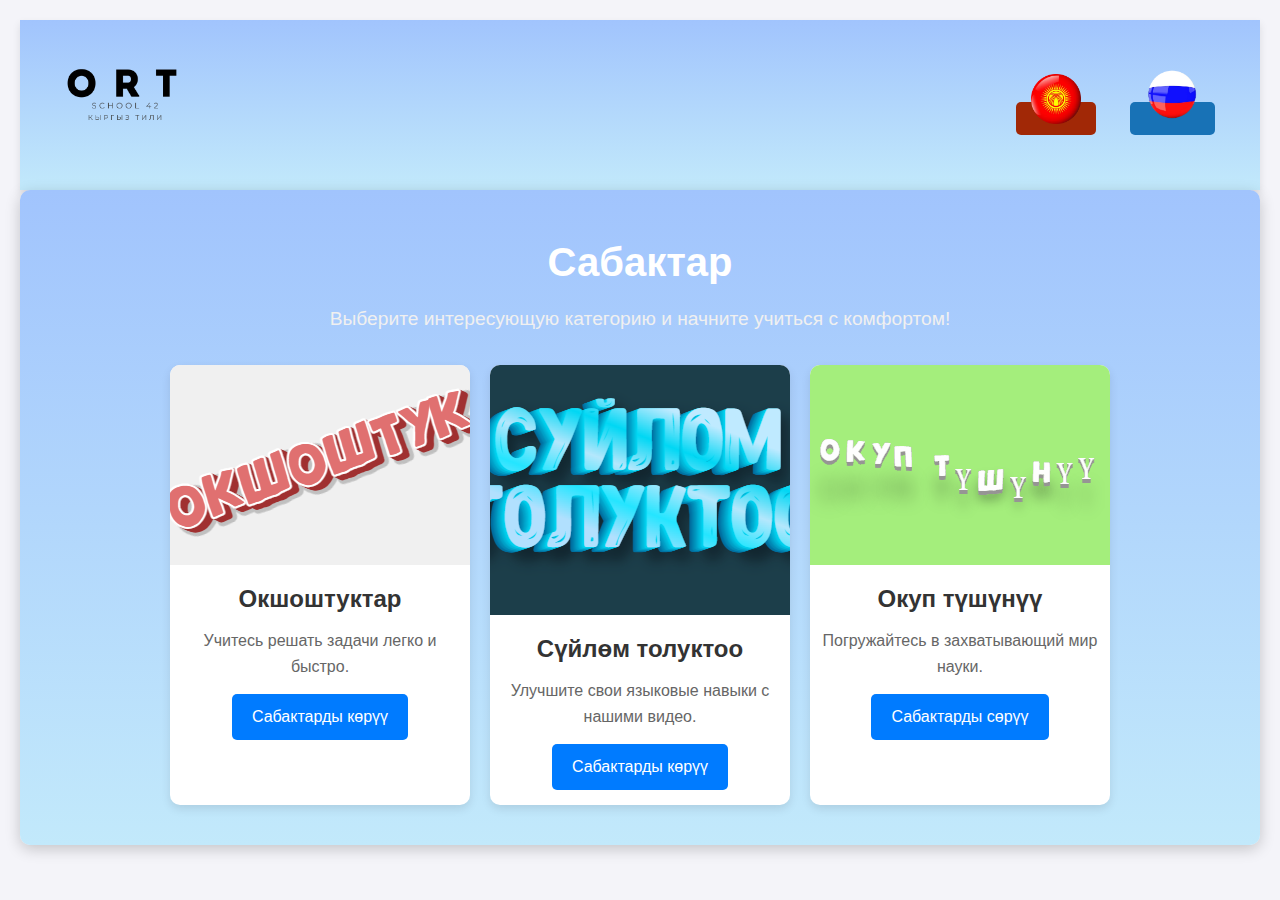
<file: kyrgyz.html>
<!DOCTYPE html>
<html lang="ru">
<head>
    <meta charset="UTF-8">
    <meta name="viewport" content="width=device-width, initial-scale=1.0">
    <title>Видео Уроки</title>
    <link rel="stylesheet" href="video.css">
</head>
<body>
 
<header>
    <a href="index.html" class="logo-link">
        <img src="img2/ORT_icon.ico" alt="Logo" class="logo-image">
    </a>
        <!-- Переключатель языка -->
<div class="language-switcher">
    <a href="kyrgyz.html" class="activee"><img src="img2/pngtree-kyrgyzstan-round-flag-glossy-glass-effect-vector-transparent-background-png-image_11427463.png" alt="Image" width="50" height="50"></a>
    <a href="rus.html" class="active"><img src="img2/thumb-6949866_preview-removebg-preview.png" alt="Image" width="55" height="55"></a>
</div>
</header>


    <section class="video-section">
        <h1>Сабактар</h1>
        <p class="section-description">Выберите интересующую категорию и начните учиться с комфортом!</p>
        <div class="video-grid">
            <div class="video-card">
                <img src="img2/image (5).png">
                <h3>Окшоштуктар</h3>
                <p>Учитесь решать задачи легко и быстро.</p>
                <a href="ang.html" class="btn">Сабактарды көрүү</a>
            </div>
            <div class="video-card">
                <img src="img2/image (3).png">
                <h3>Сүйлөм толуктоо</h3>
                <p>Улучшите свои языковые навыки с нашими видео.</p>
                <a href="suyl.html" class="btn">Сабактарды көрүү</a>
            </div>
            <div class="video-card">
                <img src="img2/download.gif">
                <h3>Окуп түшүнүү</h3>
                <p>Погружайтесь в захватывающий мир науки.</p>
                <a href="okuptush.html" class="btn">Сабактарды сөрүү</a>
            </div>
           
        </div>
    </section>


</body>
</html>
</file>
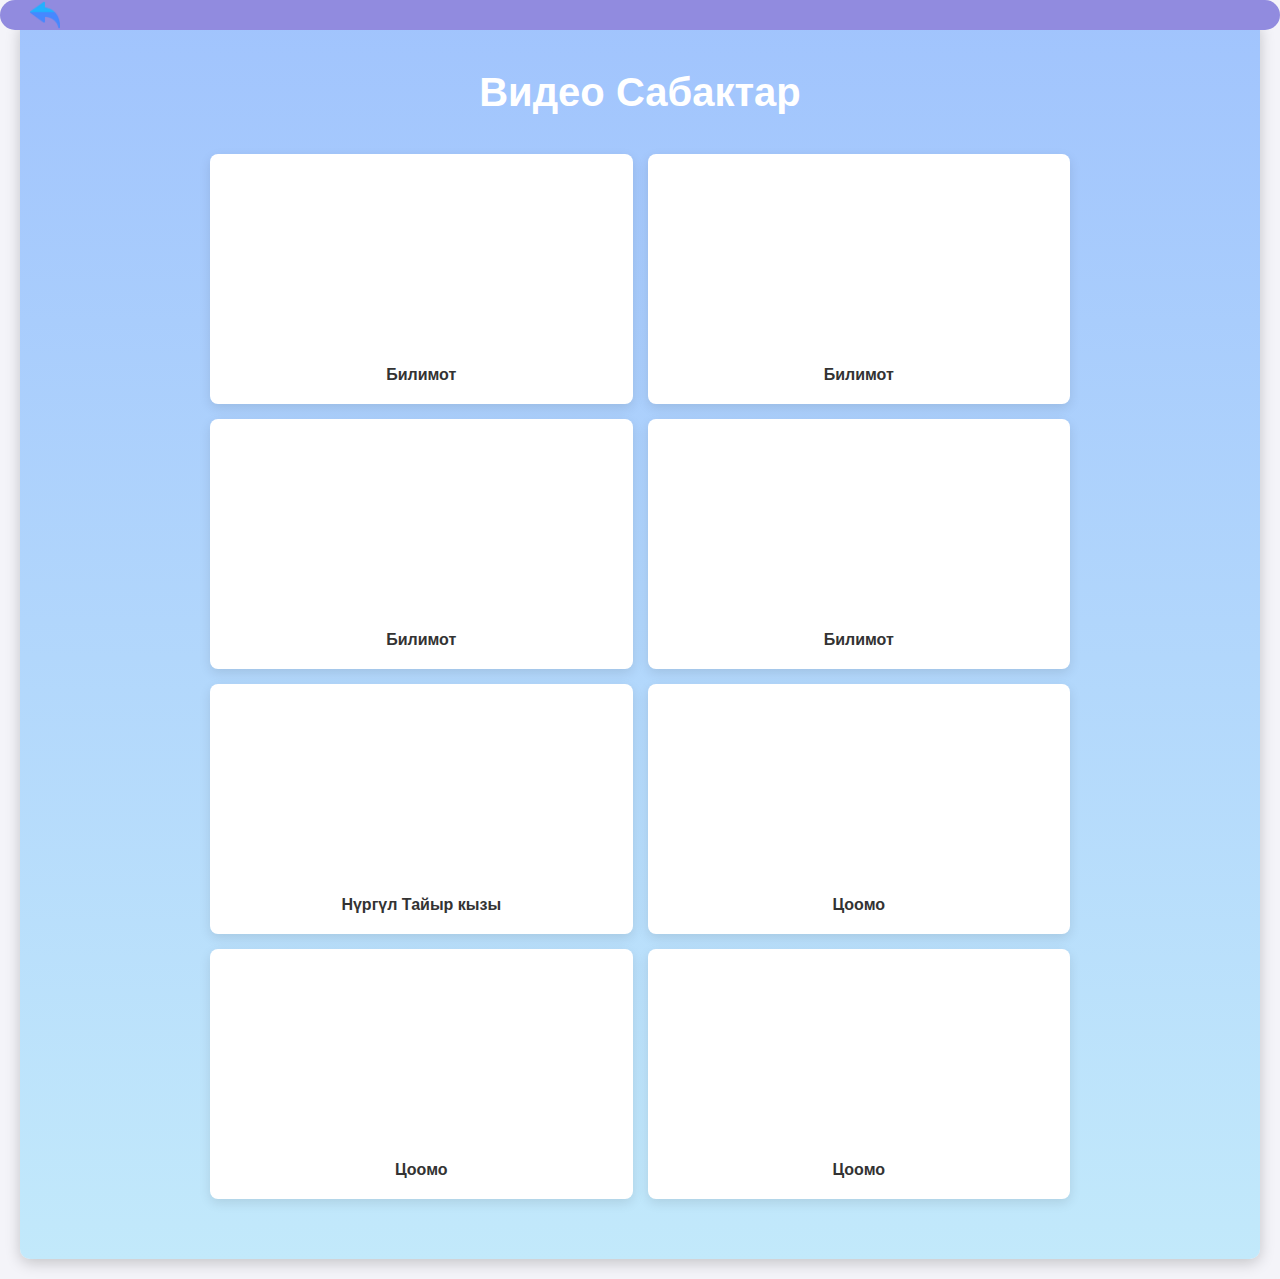
<file: okuptush.html>
<!DOCTYPE html>
<html lang="ru">
<head>
    <meta charset="UTF-8">
    <meta name="viewport" content="width=device-width, initial-scale=1.0">
    <title>Видео Уроки</title>
    <style>
        /* Общий сброс */
* {
    margin: 0;
    padding: 0;
    box-sizing: border-box;
}

body {
    font-family: 'Arial', sans-serif;
    background-color: #f4f4f9;
    color: #333;
    line-height: 1.6;
    padding: 20px;
}
/* Секция с видео */
.video-section {
    text-align: center;
    padding: 40px 20px;
    background: linear-gradient(to bottom, #a1c4fd, #c2e9fb);
    border-radius: 10px;
    box-shadow: 0 4px 15px rgba(0, 0, 0, 0.2);
}

/* Секция с видео */
h2 {
    font-size: 1.5em;
    margin-bottom: 20px;
    color: #333;
}

/* Контейнер для видео */
.video-container {
    display: grid;
    grid-template-columns: repeat(2, 1fr); /* 2 карточки в ряд */
    gap: 15px; /* Отступ между карточками */
    max-width: 900px; /* Максимальная ширина контейнера */
    width: 100%;
    margin: 0 auto; /* Центрируем контейнер по горизонтали */
    padding: 20px;
    box-sizing: border-box;
    text-align: center; /* Центрируем текст внутри карточек */
}

/* Стили для карточки видео */
.video-card {
    background-color: #fff;
    border-radius: 8px;
    box-shadow: 0px 4px 12px rgba(0, 0, 0, 0.1);
    overflow: hidden;
    transition: transform 0.3s ease-in-out;
    min-height: 250px; /* Уменьшили минимальную высоту карточки */
    padding: 10px; /* Добавили отступы внутри карточки */
}

.video-card:hover {
    transform: translateY(-5px); /* Легкий эффект подъема при наведении */
}

.video-card iframe {
    width: 100%;
    height: 180px; /* Уменьшили высоту видео */
    border: none;
}

.video-card h3 {
    font-size: 1em;
    margin-top: 10px;
    color: #333;
    text-align: center;
}



        /* Медиазапросы для маленьких экранов */
        @media (max-width: 768px) {
            .video-container {
                grid-template-columns: repeat(2, 1fr); /* Одна карточка в ряд на экранах меньше 768px */
            }

            .video-card iframe {
                height: 160px; /* Уменьшаем видео для маленьких экранов */
            }

            .video-card h3 {
                font-size: 0.9em;
            }
        }

        @media (max-width: 480px) {
            .video-container {
                grid-template-columns: repeat(1, 1fr); /* На очень маленьких экранах (например, телефоны) одна карточка */
            }

            .video-card iframe {
                height: 140px; /* Уменьшаем видео еще больше для телефонов */
            }

            .video-card h3 {
                font-size: 0.8em; /* Еще меньше размер шрифта */
            }
        }
           
        nav ul {
    list-style: none;
    display: flex;
    justify-content: center;
    padding: 15px 0;
    margin: 0;
    background: #918bdf; /* Светло-зеленый фон */
    border-radius: 25px;
    height: 10px;
}
nav {
    position: fixed;
    top: 0; /* Расположение сверху */
    left: 0; /* Расположение слева */
    width: 100%; /* Растягиваем навигацию на всю ширину */
    height: 10px;
    z-index: 1000; /* Устанавливаем высокий слой, чтобы было поверх контента */
    box-shadow: 0 2px 5px rgba(0, 0, 0, 0.1); /* Легкая тень для выделения */
}

nav li {
    margin: 0 20px;
    height: 10px;
}

nav a {
    color: #fff;
    text-decoration: none;
    font-weight: bold;
    font-size: 1.2em;
    transition: color 0.3s, transform 0.3s;
}
.logo-link {
    display: flex; /* Для горизонтального размещения */
    align-items: center; /* Вертикальное выравнивание */
    text-decoration: none;
    margin-right: auto;
    margin-left: 20px;
}

/* Стили для изображения логотипа */
.logo-image {
    display: block;
    max-width: 30px; /* Размер логотипа */
    height: auto;
    transition: opacity 0.3s ease;
    margin-left :10px; /* Если нужен отступ от текста (опционально) */
}
/* Мобильная версия */
@media (max-width: 1000px) {
    nav {
        justify-content: center; /* Центрируем меню для мобильной версии */
        padding: 8px; /* Меньше отступов */
    }

    .logo-image {
        max-width: 20px; /* Уменьшаем логотип для мобильных устройств */
    }
}

@media (max-width: 480px) {
    nav {
        flex-direction: column; /* Ставим содержимое вертикально на маленьких экранах */
        align-items: center;
    }

    .logo-image {
        max-width: 20px; /* Ещё больше уменьшаем логотип */
    }
}
/* Мобильная версия */
@media (max-width: 768px) {
    /* Адаптация для навигации */
    nav ul {
        flex-direction: column;
        padding: 10px;
    }

    nav li {
        margin: 10px 0;
    }

    nav a {
        font-size: 1.5em;
    }

    /* Контейнер с текстом и изображением */
    .container {
        flex-direction: column; /* Изменяем направление на колонку */
        text-align: center;
    }

    .container img {
        max-width: 40%; /* Уменьшаем размер изображения */
        margin-top: 15px;
    }

    /* Уменьшаем размеры шрифта */
    h3 {
        font-size: 1.8em;
    }

    .h33 {
        font-family: "Sour Gummy", sans-serif;
        font-optical-sizing: auto;
        font-weight: weight;
        font-style: normal;
        font-variation-settings: "wdth" 100;
       
        font-size: 2.5em;
    }

    footer p {
        font-size: 1em;
    }
}
h1{
font-size: 2.5em;
    color: #fff;
    margin-bottom: 10px;
}


    </style>
</head>
<body>
    <nav>
        <ul>
            <a href="kyrgyz.html" class="logo-link">
                <img src="img2/2099190-removebg-preview.png" alt="Logo" class="logo-image">
                
            </a>
        </ul>
    </nav>
    
 
<section class="video-section">
    <h1>Видео Сабактар</h1>
    <div class="video-container">
        <div class="video-card">
            <iframe src="https://www.youtube.com/embed/watch?v=-xTrylvhV9Q&list=PLGoW84K4QDg_EVYzEn2YpqRPnW6wKJ3fW" frameborder="0" allowfullscreen></iframe>
            <h3>Билимот</h3>
        </div>

        <div class="video-card">
            <iframe src="https://www.youtube.com/embed/watch?v=eGCXx1qrKq4&list=PLGoW84K4QDg_EVYzEn2YpqRPnW6wKJ3fW&index=2" frameborder="0" allowfullscreen></iframe>
            <h3>Билимот</h3>
        </div>

        <div class="video-card">
            <iframe src="https://www.youtube.com/embed/watch?v=kmR6IsSTn8M&list=PLGoW84K4QDg_EVYzEn2YpqRPnW6wKJ3fW&index=9" frameborder="0" allowfullscreen></iframe>
            <h3>Билимот</h3>
        </div>

        <div class="video-card">
            <iframe src="https://www.youtube.com/embed/watch?v=-aqAqBLH4kw&list=PLGoW84K4QDg_EVYzEn2YpqRPnW6wKJ3fW&index=6" frameborder="0" allowfullscreen></iframe>
            <h3>Билимот</h3>
        </div>

        <div class="video-card">
            <iframe src="https://www.youtube.com/embed/RTFe9HiB58s" frameborder="0" allowfullscreen></iframe>
            <h3>Нүргүл Тайыр кызы</h3>
        </div>

        <div class="video-card">
            <iframe src="https://www.youtube.com/embed/PdCAQ6QXZwg" frameborder="0" allowfullscreen></iframe>
            <h3>Цоомо</h3>
        </div>
        <div class="video-card">
            <iframe src="https://www.youtube.com/embed/GPDuCwlDFeA" frameborder="0" allowfullscreen></iframe>
            <h3>Цоомо</h3>
        </div>
        <div class="video-card">
            <iframe src="https://www.youtube.com/embed/Rqdd0tNbsCo" frameborder="0" allowfullscreen></iframe>
            <h3>Цоомо</h3>
        </div>
    </div>
</section>
<script src="lang.js"></script>
</body>
</html>
</file>
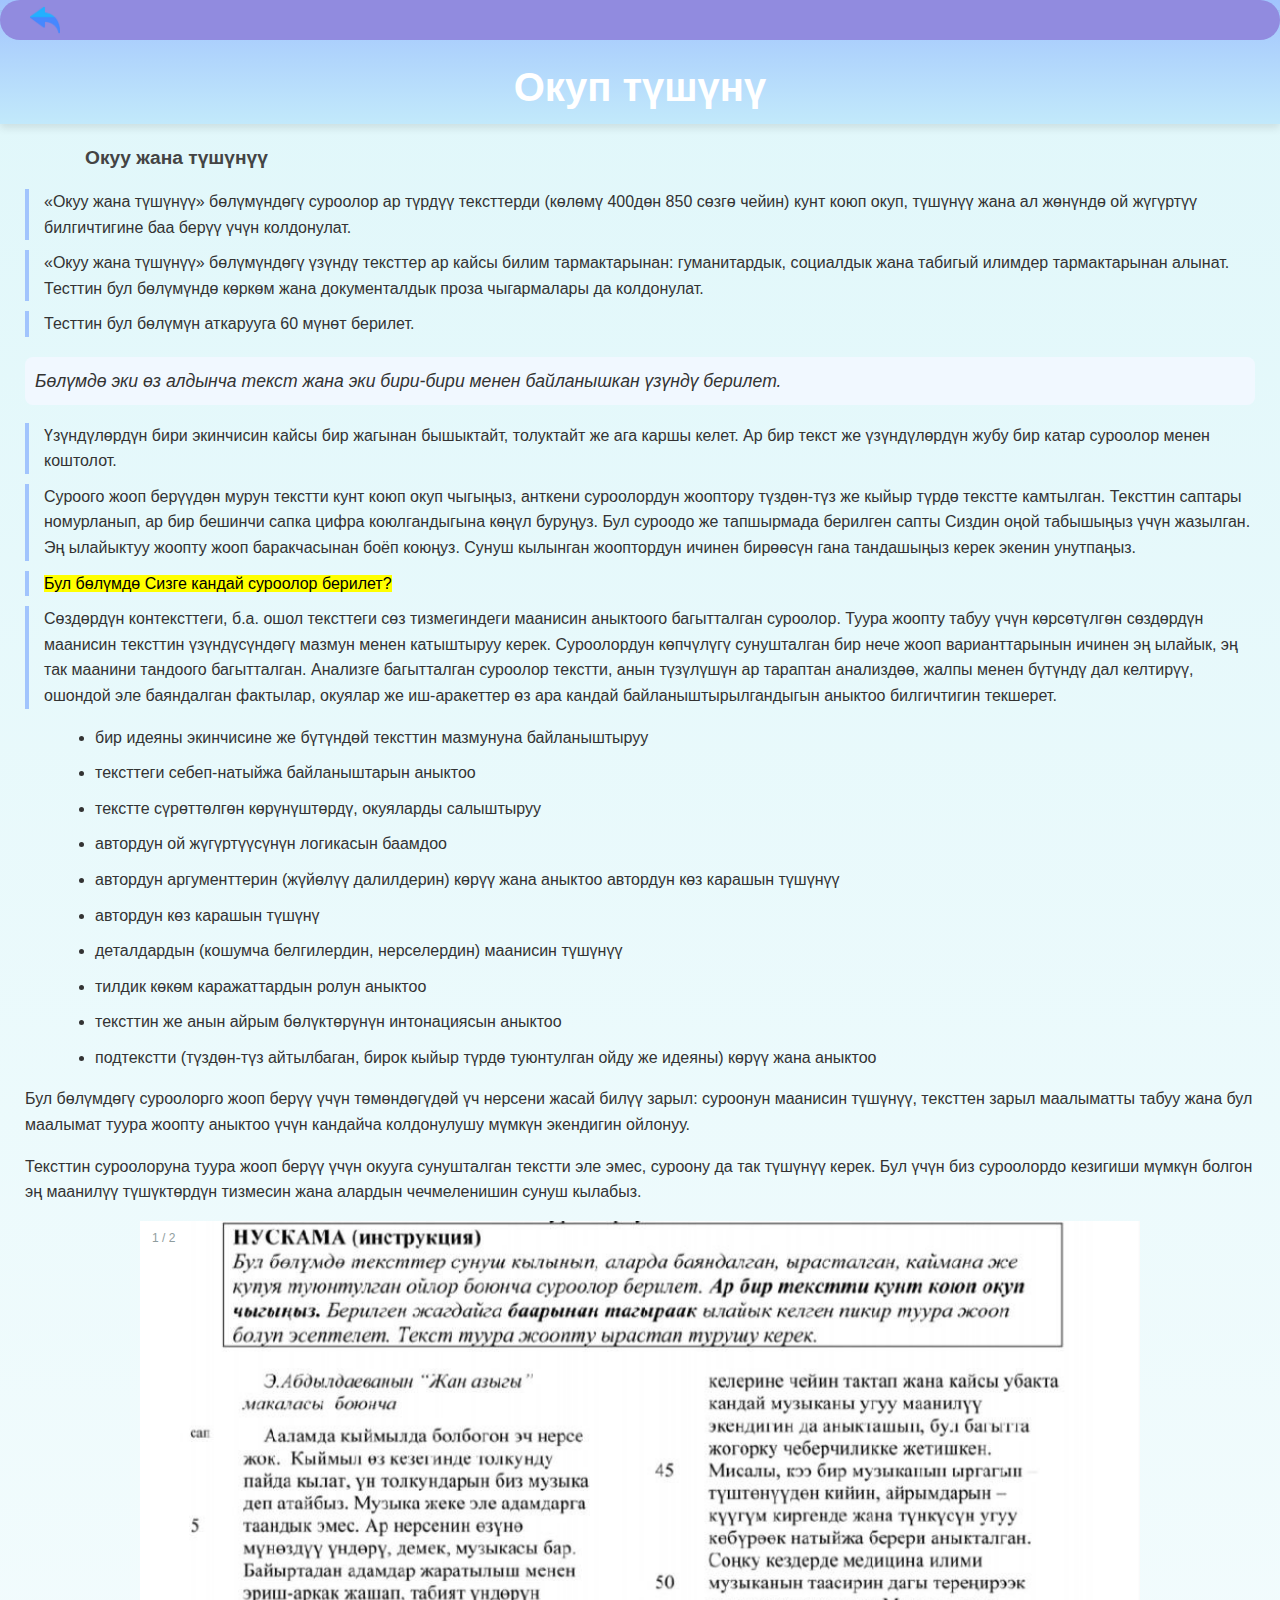
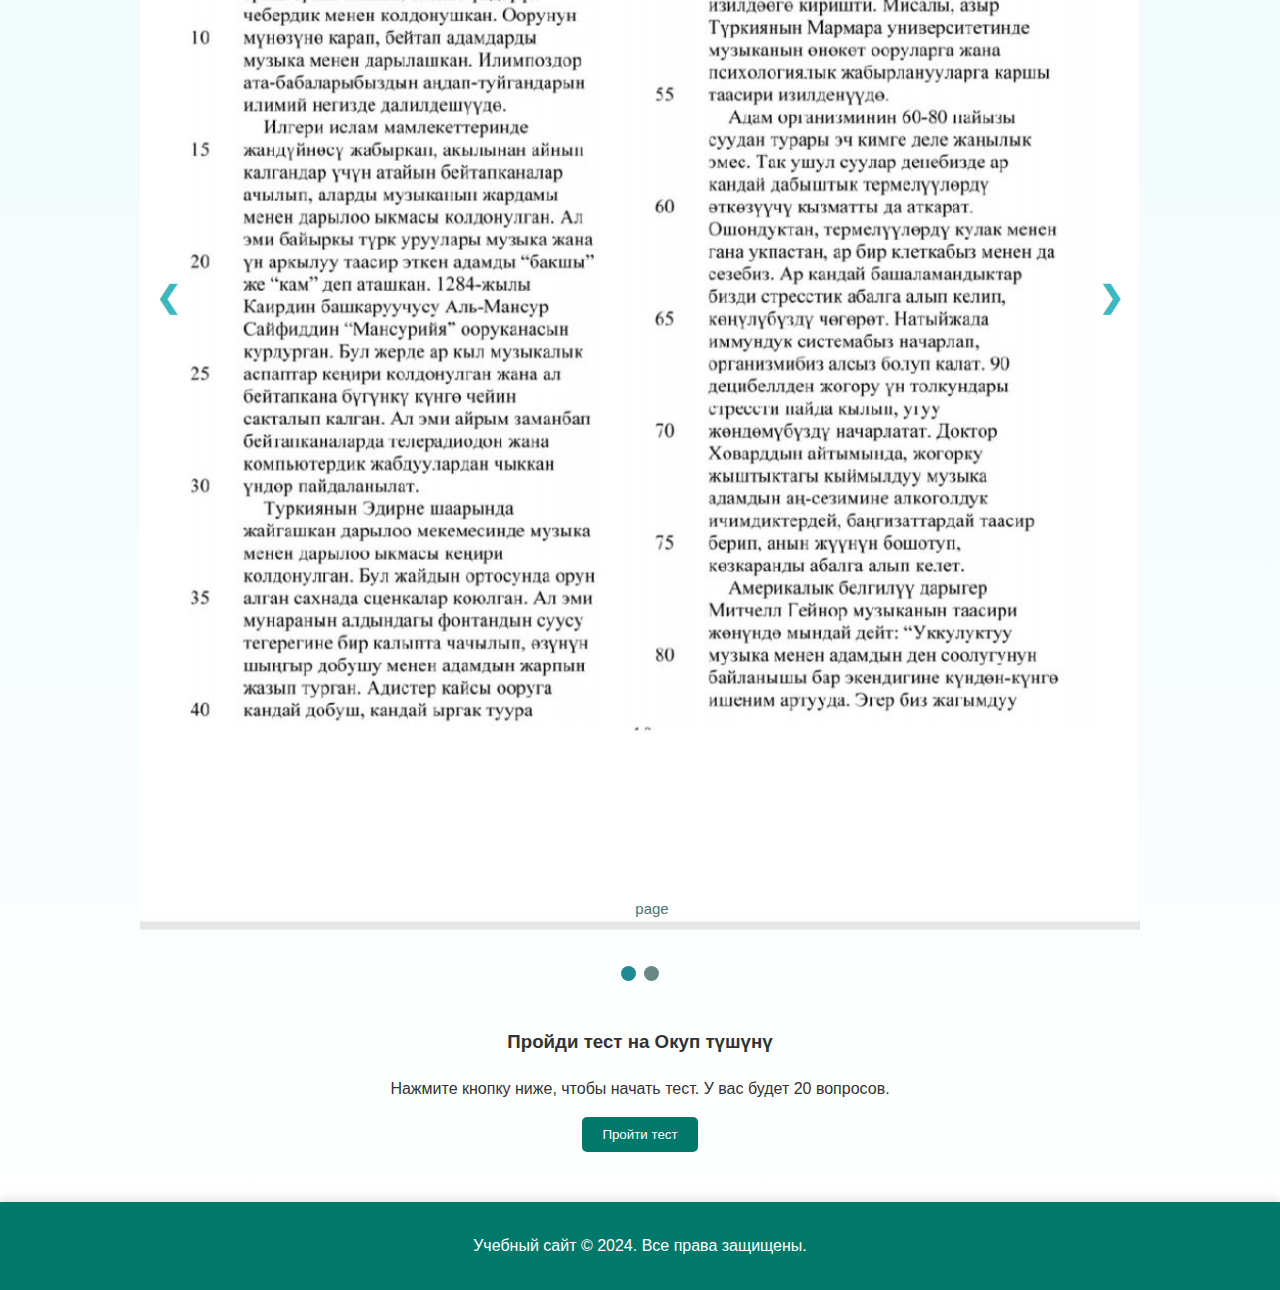
<file: okuptushunuu.html>
<!DOCTYPE html>
<html lang="ru">
<head>
    <meta charset="UTF-8">
    <meta name="viewport" content="width=device-width, initial-scale=1.0">
    <title>Окуп түшүнүү</title>
    <link rel="stylesheet" href="analogiua.css">
</head>
<body>
    <header>
        <h1>Окуп түшүнү</h1>
    </header>

    <nav>
        <ul>
            <a href="index.html" class="logo-link">
                <img src="img/2099190-removebg-preview.png" alt="Logo" class="logo-image">
            </a>
        </ul>
    </nav>
<div class="all-sentr"> 
    <p class="intro-text">Окуу жана түшүнүү</p>

    <p class="step-text">«Окуу жана түшүнүү» бөлүмүндөгү суроолор ар түрдүү тексттерди (көлөмү 400дөн 850 сөзгө чейин) кунт коюп окуп, түшүнүү жана ал жөнүндө ой жүгүртүү билгичтигине баа берүү үчүн колдонулат.</p>
    
    <p class="step-text">«Окуу жана түшүнүү» бөлүмүндөгү үзүндү тексттер ар кайсы билим тармактарынан: гуманитардык, социалдык жана табигый илимдер тармактарынан алынат. Тесттин бул бөлүмүндө көркөм жана документалдык проза чыгармалары да колдонулат.</p>
    
    <p class="step-text">Тесттин бул бөлүмүн аткарууга 60 мүнөт берилет.</p>
    
    <p class="summary-text">Бөлүмдө эки өз алдынча текст жана эки бири-бири менен байланышкан үзүндү берилет. </p>
    <p class="step-text">Үзүндүлөрдүн бири экинчисин кайсы бир жагынан бышыктайт, толуктайт же ага каршы келет. Ар бир текст же үзүндүлөрдүн жубу бир катар суроолор менен коштолот.</p>
    <p class="step-text">Суроого жооп берүүдөн мурун текстти кунт коюп окуп чыгыңыз, анткени суроолордун жооптору түздөн-түз же кыйыр түрдө текстте камтылган.
        Тексттин саптары номурланып, ар бир бешинчи сапка цифра коюлгандыгына көңүл буруңуз. Бул суроодо же тапшырмада берилген сапты Сиздин оңой табышыңыз үчүн жазылган.
        Эң ылайыктуу жоопту жооп баракчасынан боёп коюңуз. Сунуш кылынган жооптордун ичинен бирөөсүн гана тандашыңыз керек экенин унутпаңыз.</p>

    <p class="step-text"><mark>Бул бөлүмдө Сизге кандай суроолор берилет?</mark></p>  
    <p class="step-text">Сөздөрдүн контексттеги, б.а. ошол тексттеги сөз тизмегиндеги маанисин аныктоого багытталган суроолор. Туура жоопту табуу үчүн көрсөтүлгөн сөздөрдүн маанисин тексттин үзүндүсүндөгү мазмун менен катыштыруу керек. Суроолордун көпчүлүгү сунушталган бир нече жооп варианттарынын ичинен эң ылайык, эң так маанини тандоого багытталган.
        Анализге багытталган суроолор текстти, анын түзүлүшүн ар тараптан анализдөө, жалпы менен бүтүндү дал келтирүү, ошондой эле баяндалган фактылар, окуялар же иш-аракеттер өз ара кандай байланыштырылгандыгын аныктоо билгичтигин текшерет.</p>
    <p class="step-text"></p>  
    <ul>
        <li> бир идеяны экинчисине же бүтүндөй тексттин мазмунуна байланыштыруу</li>
        <li> тексттеги себеп-натыйжа байланыштарын аныктоо</li>
        <li> текстте сүрөттөлгөн көрүнүштөрдү, окуяларды салыштыруу</li>
        <li> автордун ой жүгүртүүсүнүн логикасын баамдоо</li>
        <li> автордун аргументтерин (жүйөлүү далилдерин) көрүү жана аныктоо автордун көз карашын түшүнүү</li>
        <li> автордун көз карашын түшүнү</li>
        <li> деталдардын (кошумча белгилердин, нерселердин) маанисин түшүнүү </li>
        <li> тилдик көкөм каражаттардын ролун аныктоо</li>
        <li> тексттин же анын айрым бөлүктөрүнүн интонациясын аныктоо</li>
        <li> подтекстти (түздөн-түз айтылбаган, бирок кыйыр түрдө туюнтулган ойду же идеяны) көрүү жана аныктоо </li>
    </ul>

    <p class="step-test">Бул бөлүмдөгү суроолорго жооп берүү үчүн төмөндөгүдөй үч нерсени жасай билүү зарыл: суроонун маанисин түшүнүү, тексттен зарыл маалыматты табуу жана бул маалымат туура жоопту аныктоо үчүн кандайча колдонулушу мүмкүн экендигин ойлонуу.</p>
    <p class="step-test">Тексттин суроолоруна туура жооп берүү үчүн окууга сунушталган текстти эле эмес, суроону да так түшүнүү керек. Бул үчүн биз суроолордо кезигиши мүмкүн болгон эң маанилүү түшүктөрдүн тизмесин жана алардын чечмеленишин сунуш кылабыз.</p>
</div>
    
    <div class="slideshow-container">

        <div class="mySlides fade">
            <div class="numbertext">1 / 2</div>
            <img src="img/photo_2024-12-22_22-13-42.jpg" style="width:100%">
            <div class="text">page</div>
          </div>
          
          <div class="mySlides fade">
            <div class="numbertext">2 / 2</div>
            <img src="img/photo_2024-12-22_21-19-52.jpg" style="width:100%">
            <div class="text">page</div>
          </div>
        
      
        
        <a class="prev" onclick="plusSlides(-1)">❮</a>
        <a class="next" onclick="plusSlides(1)">❯</a>
        
        </div>
        <br>
        
        <div style="text-align:center">
          <span class="dot" onclick="currentSlide(1)"></span> 
          <span class="dot" onclick="currentSlide(2)"></span> 
        </div>


       <!-- Инструкция и кнопка для начала теста -->
       <section id="intro">
        <h3>Пройди тест на Окуп түшүнү</h3>
        <p>Нажмите кнопку ниже, чтобы начать тест. У вас будет 20 вопросов.</p>
        <button id="startTestBtn">Пройти тест</button>
        
    </section>
<!-- Форма для теста (по умолчанию скрыта) -->
<section id="testSection" style="display: none;">
    <!-- Таймер -->
    <p id="timer">Оставшееся время: 30:00</p>

    <div id="questionSection"></div>
    
    <!-- Кнопка для перехода к следующему вопросу -->
    <button id="nextQuestionBtn" style="display: none;">Следующий вопрос</button>
    
    <!-- Кнопка для завершения теста -->
    <button id="finishTestBtn" style="display: none;">Завершить тест</button>
</section>

<!-- Результаты -->
<section id="resultsSection" style="display: none;">
    <h3 class="h33">Результаты теста</h3>
    <div id="resultsList"></div>  <!-- Этот элемент будет заполняться результатами -->
    <button id="restartTestBtn" class="button1">Пройти тест заново</button>
</section>

    <footer>
        <p>Учебный сайт © 2024. Все права защищены.</p>
    </footer>

    <script src="okuptushunuu.js"></script>

</body>
</html>
</file>
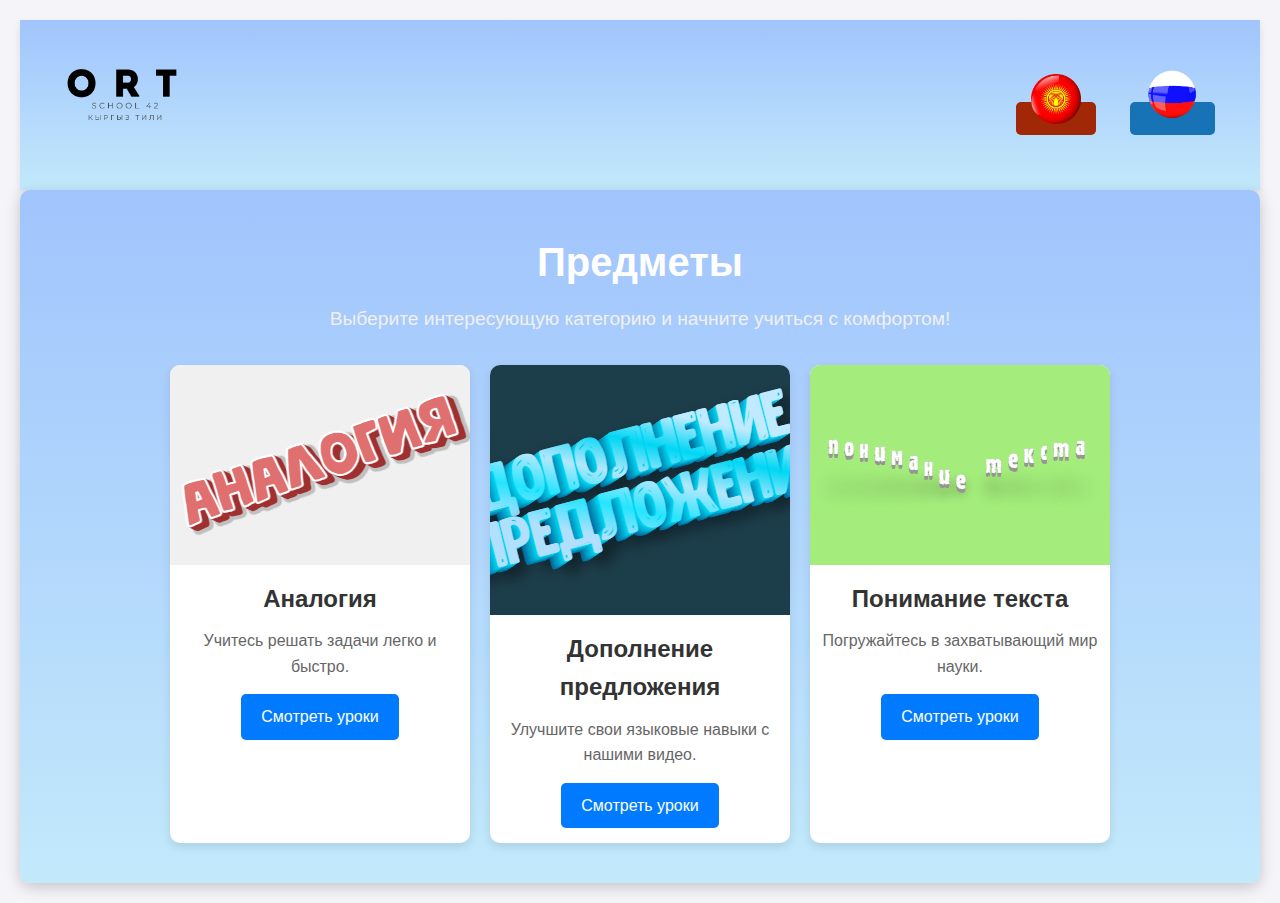
<file: rus.html>
<!DOCTYPE html>
<html lang="ru">
<head>
    <meta charset="UTF-8">
    <meta name="viewport" content="width=device-width, initial-scale=1.0">
    <title>Видео Уроки</title>
    <link rel="stylesheet" href="video.css">
</head>
<body>
    <header>
        <a href="index.html" class="logo-link">
            <img src="img2/ORT_icon.ico" alt="Logo" class="logo-image">
        </a>
            <!-- Переключатель языка -->
    <div class="language-switcher">
        <a href="kyrgyz.html" class="activee"><img src="img2/pngtree-kyrgyzstan-round-flag-glossy-glass-effect-vector-transparent-background-png-image_11427463.png" alt="Image" width="50" height="50"></a>
        <a href="rus.html" class="active"><img src="img2/thumb-6949866_preview-removebg-preview.png" alt="Image" width="55" height="55"></a>
    </div>
    </header>

    <section class="video-section">
        <h1>Предметы</h1>
        <p class="section-description">Выберите интересующую категорию и начните учиться с комфортом!</p>
        <div class="video-grid">
            <div class="video-card">
                <img src="img2/image (1).png">
                <h3>Аналогия</h3>
                <p>Учитесь решать задачи легко и быстро.</p>
                <a href="rusang.html" class="btn">Смотреть уроки</a>
            </div>
            <div class="video-card">
                <img src="img2/imagee (6).png">
                <h3>Дополнение 
                    предложения</h3>
                <p>Улучшите свои языковые навыки с нашими видео.</p>
                <a href="russuy.html" class="btn">Смотреть уроки</a>
            </div>
            <div class="video-card">
                <img src="img2/downloadrus.gif">
                <h3>Понимание текста</h3>
                <p>Погружайтесь в захватывающий мир науки.</p>
                <a href="rusokupnush.html" class="btn">Смотреть уроки</a>
            </div>
        </div>
    </section>


</body>
</html>
</file>
<file: style.css>
/* Общий стиль для body */
body {
    font-family: 'Arial', sans-serif;
    line-height: 1.6;
    margin: 0;
    padding: 0;
    background: linear-gradient(to bottom, #e0f7fa, #ffffff);
    color: #333;
    /* height: 100vh; /* Для центрирования лоадера */
    /* display: flex;
    justify-content: center;
    align-items: center; */ 
}

/* Стиль для лоадера */
.bounce-loader {
    position: fixed; /* Центрируем лоадер независимо от скролла */
    top: 50%;
    left: 50%;
    transform: translate(-50%, -50%); /* Перемещаем в центр экрана */
    display: flex;
    justify-content: center;
    align-items: center;
    gap: 10px;
    z-index: 1000; /* Поверх всего другого контента */
}

.bounce-loader span {
    width: 16px;
    height: 16px;
    background-color: #4caf50;
    border-radius: 50%;
    animation: bounce 0.6s infinite ease-in-out;
    animation-delay: var(--i);
}

/* Анимация bounce */
@keyframes bounce {
    0%, 80%, 100% {
        transform: scale(0); /* Исходное и конечное состояние — точка исчезает */
    }
    40% {
        transform: scale(1); /* В середине анимации точка становится видимой */
    }
}

header {
    display: flex;
    align-items: center;
    justify-content: space-between;
    background: linear-gradient(to bottom, #a1c4fd, #c2e9fb);
    color: #fff;
    padding: 5px 30px;
    box-shadow: 0 4px 8px rgba(0, 0, 0, 0.1);
}

.logo-link {
    text-decoration: none;
}

.logo-image {
    display: block;
    max-width: 150px;
    height: auto;
    background-color: transparent;
    transition: opacity 0.3s ease;
    margin-bottom: 10px;
}

.header-title-container {
    flex: 1;
    text-align: center;
}

header h2 {
    font-family: "Sour Gummy", sans-serif;
    font-size: 4.5em;
    margin: 0;
}

/* Стили навигации */
nav ul {
    list-style: none;
    display: flex; /* Горизонтальное выравнивание */
    justify-content: space-evenly; 
    align-items: center;
    padding: 10px 0; /* Уменьшили отступы сверху и снизу */
    margin: 0;
    background: #918bdf;
    border-radius: 25px;
    margin: 30px;
    
    
}

nav li {
    margin: 0 35px; /* Уменьшили отступы между пунктами */
    position: relative; /* Для подменю */
}

nav a {
    color: #fff;
    text-decoration: none;
    font-weight: bold;
    font-size: 1.2em;
    transition: color 0.3s ease, transform 0.3s ease;
    white-space: nowrap; /* Чтобы текст не переносился */
    
}

nav a:hover {
    color: #004d40;
    transform: scale(1.1);
}

/* Подменю (dropdown) */
.dropdown-content {
    display: none; /* Скрываем подменю по умолчанию */
    position: absolute; /* Относительно родителя (li) */
    top: 50%; /* Подменю начинается сразу под родительским элементом */
    left: 0; /* Выравниваем по левому краю родителя */
    background: #f9f9f9; /* Цвет фона */
    box-shadow: 0px 8px 16px rgba(0, 0, 0, 0.2); /* Тень для подменю */
    z-index: 1000; /* Поверх других элементов */
    border-radius: 9px; /* Скругленные углы */
    min-width: 150%; /* Ширина подменю */
    flex-direction: column; /* Вертикальное расположение */
    max-height: 50vh; /* Ограничение по высоте */
    overflow-y: auto; /* Прокрутка, если контент превышает максимальную высоту */
    padding: 20px 0; /* Отступы внутри подменю */
}

/* Элементы внутри подменю */
.dropdown-content li {
    margin: 0; /* Убираем отступы между пунктами */
    list-style: none; /* Убираем маркеры списка */
}

/* Ссылки внутри подменю */
.dropdown-content a {
    color: #333; /* Цвет текста */
    padding: 8px 12px; /* Отступы вокруг текста */
    text-decoration: none; /* Убираем подчеркивание */
    font-size: 1em; /* Размер текста */
    transition: background 0.3s ease, color 0.3s ease; /* Анимация при наведении */
    border-radius: 8px; /* Скругление для ссылок */
    display: block; /* Ссылка занимает всю ширину */
}

/* Состояние при наведении */
.dropdown-content a:hover {
    background: #ddd; /* Цвет фона при наведении */
    color: #000; /* Цвет текста при наведении */
}

/* Активация подменю при наведении */
.dropdown:hover .dropdown-content {
    display: flex; /* Показываем подменю */
}




/* Мобильная версия */
@media (max-width: 768px) {
    /* Адаптация для навигации */
    nav ul {
        flex-direction: column;
        padding: 10px;
        justify-content: space-evenly;
    }

    nav li {
        margin: 10px 0;
    }

    nav a {
        font-size: 1.5em;
    }
}


@media (max-width: 768px) {
    .logo-image {
        max-width: 70px;
    }
    .logo-link {
        margin-right: 10px;
    }
}

@media (max-width: 480px) {
    .logo-image {
        max-width: 50px;
    }
    .logo-link {
        margin-right: 5px;
    }
}


/* Стили для изображений */
img {
    display: block;
    border-radius: 15px;
    transition: transform 0.3s, box-shadow 0.3s;
}

img:hover {
    transform: scale(1.05);
    box-shadow: 0 15px 30px rgba(0, 0, 0, 0.3);
}

/* Стили для секций */
h3 {
    font-family: "Sour Gummy", sans-serif;
    font-optical-sizing: auto;
    font-weight: weight;
    font-style: normal;
    font-variation-settings: "wdth" 100;
   

    text-align: center;
    font-size: 5em;
    margin-top: 50px;
    color: #004d40;
}

/* Стили для футера */
footer {
    background-color: #00796b;
    color: #fff;
    text-align: center;
    padding: 15px 0;
    margin-top: 30px;
    box-shadow: 0 -4px 8px rgba(0, 0, 0, 0.1);
}

/* Анимация для появления */
@keyframes fadeIn {
    0% {
        opacity: 0;
        transform: translateY(20px);
    }
    100% {
        opacity: 1;
        transform: translateY(0);
    }
}

.visible {
    animation: fadeIn 1s ease-out forwards;
}

/* Контейнер для размещения текста и изображения рядом */
.container {
    display: flex;
    justify-content: space-between;
    align-items: center;
    margin: 30px 0;
    opacity: 0;
    transform: translateY(20px);
    transition: opacity 0.5s, transform 0.5s;
}

/* Для изображения */
.container img {
    max-width: 50%;
    border-radius: 10px;
}

.container img:hover {
    transform: scale(1.05);
    box-shadow: 0 15px 30px rgba(0, 0, 0, 0.3);
}

.h33 {
    font-family: "Sour Gummy", sans-serif;
    font-optical-sizing: auto;
    font-weight: weight;
    font-style: normal;
    font-variation-settings: "wdth" 100;
        


    font-family: "Sour Gummy", sans-serif;
    font-size: 3.6em;
    color: #72c5b7;
    margin-right: 0px; 
    margin-left: 70px
}

/* Мобильная версия */
@media (max-width: 768px) {
    
    /* Контейнер с текстом и изображением */
    .container {
        flex-direction: column; /* Изменяем направление на колонку */
        text-align: center;
    }

    .container img {
        max-width: 80%; /* Уменьшаем размер изображения */
        margin-top: 15px;
    }

    /* Уменьшаем размеры шрифта */
    h3 {
        font-size: 1.8em;
    }

    .h33 {
        font-family: "Sour Gummy", sans-serif;
        font-optical-sizing: auto;
        font-weight: weight;
        font-style: normal;
        font-variation-settings: "wdth" 100;
       
        font-size: 2.5em;
    }

    footer p {
        font-size: 1em;
    }
}


@media (max-width: 480px) {
    /* Для очень маленьких экранов */
    header h2 {
        font-family: "Sour Gummy", sans-serif;
        font-optical-sizing: auto;
        font-weight: weight;
        font-style: normal;
        font-variation-settings: "wdth" 100;
       
        font-size: 1.8em;
    }

    nav a {
        font-size: 1.2em;
    }

    .container img {
        max-width: 90%;
    }

    .h33 {
        font-family: "Sour Gummy", sans-serif;
        font-optical-sizing: auto;
        font-weight: weight;
        font-style: normal;
        font-variation-settings: "wdth" 100;
       
        font-size: 2em;
    }
}


.container1 {
    padding: 20px;
    margin: 0 auto;
    max-width: 600px;
    background: rgb(170, 164, 164);
    border-radius: 10px;
    box-shadow: 0 4px 6px rgba(0, 0, 0, 0.1);
    margin-top: 100px;
}

#options {
    margin-top: 15px;
}

.answerBtn {
    background-color: #e0e0e0;
    border: none;
    padding: 10px 20px;
    margin: 5px;
    border-radius: 5px;
    cursor: pointer;
    font-size: 50px;
    transition: background-color 0.3s;
}

.answerBtn:hover {
    background-color: #68995c;
}

.answerBtn:disabled {
    cursor: not-allowed;
    opacity: 0.6;
}

#resultMessage {
    margin-top: 10px;
    font-size: 18px;
}

#resultIcon {
    font-weight: bold;
    font-size: 20px;
}
</file>
<file: analogiua.css>
body {
    font-family: 'Arial', sans-serif;
    line-height: 1.6;
    margin: 0;
    padding: 0;
    background: linear-gradient(to bottom, #e0f7fa, #ffffff);
    color: #333;
}

/* Стили для шапки */
header {
    background: linear-gradient(to bottom, #a1c4fd, #c2e9fb); /* Ваш градиент */
    color: #fff;
    padding: 5px 0;
    text-align  : center;
    box-shadow: 0 4px 8px rgba(0, 0, 0, 0.1);
}
header h1 {
    font-family: "Sour Gummy", sans-serif;
    font-size: 2.5em;
    margin: 0;
    margin-top: 50px;
    
}

.logo-link {
    display: flex; /* Для горизонтального размещения */
    align-items: center; /* Вертикальное выравнивание */
    text-decoration: none;
    margin-right: auto;
    margin-left: 20px;
}

/* Стили для изображения логотипа */
.logo-image {
    display: block;
    max-width: 30px; /* Размер логотипа */
    height: auto;
    transition: opacity 0.3s ease;
    margin-left :10px; /* Если нужен отступ от текста (опционально) */
}




/* Стили для навигации */
nav ul {
    list-style: none;
    display: flex;
    justify-content: center;
    padding: 15px 0;
    margin: 0;
    background: #918bdf; /* Светло-зеленый фон */
    border-radius: 25px;
    height: 10px;
}
nav {
    position: fixed;
    top: 0; /* Расположение сверху */
    left: 0; /* Расположение слева */
    width: 100%; /* Растягиваем навигацию на всю ширину */
    height: 10px;
    z-index: 1000; /* Устанавливаем высокий слой, чтобы было поверх контента */
    box-shadow: 0 2px 5px rgba(0, 0, 0, 0.1); /* Легкая тень для выделения */
}

nav li {
    margin: 0 20px;
    height: 10px;
}

nav a {
    color: #fff;
    text-decoration: none;
    font-weight: bold;
    font-size: 1.2em;
    transition: color 0.3s, transform 0.3s;
}

nav a:hover {
    color: #004d40;
    transform: scale(1.1);
}



#intro {
    text-align: center;
    padding: 20px;
}

button {
    background-color: #00796b;
    color: white;
    padding: 10px 20px;
    border: none;
    cursor: pointer;
    border-radius: 5px;
}

button:hover {
    background-color: #004d40;
}

#testSection {
    background-color: white;
    padding: 20px;
    margin: 20px;
    border-radius: 8px;
    box-shadow: 0 4px 8px rgba(0, 0, 0, 0.1);
}

#timer {
    font-size: 1.5em;
    text-align: center;
    margin-bottom: 20px;
}

.question {
    margin-bottom: 20px;
}

button[type="submit"] {
    background-color: #00796b;
    color: white;
    padding: 10px 20px;
    border: none;
    cursor: pointer;
    border-radius: 5
}

#timer {
    font-size: 1.5em;
    text-align: center;
    margin-bottom: 20px;
    font-weight: bold;
    color: #d32f2f; /* Цвет таймера */
}


/* Мобильная версия */
@media (max-width: 1000px) {
    nav {
        justify-content: center; /* Центрируем меню для мобильной версии */
        padding: 8px; /* Меньше отступов */
    }

    .logo-image {
        max-width: 20px; /* Уменьшаем логотип для мобильных устройств */
    }
}

@media (max-width: 480px) {
    nav {
        flex-direction: column; /* Ставим содержимое вертикально на маленьких экранах */
        align-items: center;
    }

    .logo-image {
        max-width: 20px; /* Ещё больше уменьшаем логотип */
    }
}
/* Мобильная версия */
@media (max-width: 768px) {
    /* Адаптация для навигации */
    nav ul {
        flex-direction: column;
        padding: 10px;
    }

    nav li {
        margin: 10px 0;
    }

    nav a {
        font-size: 1.5em;
    }

    /* Контейнер с текстом и изображением */
    .container {
        flex-direction: column; /* Изменяем направление на колонку */
        text-align: center;
    }

    .container img {
        max-width: 90%; /* Уменьшаем размер изображения */
        margin-top: 15px;
    }

    /* Уменьшаем размеры шрифта */
    h3 {
        font-size: 1.8em;
    }

    .h33 {
        font-family: "Sour Gummy", sans-serif;
        font-optical-sizing: auto;
        font-weight: weight;
        font-style: normal;
        font-variation-settings: "wdth" 100;
       
        font-size: 2.5em;
    }

    footer p {
        font-size: 1em;
    }
}

@media (max-width: 480px) {
    /* Для очень маленьких экранов */
    header h2 {
        font-family: "Sour Gummy", sans-serif;
        font-optical-sizing: auto;
        font-weight: weight;
        font-style: normal;
        font-variation-settings: "wdth" 100;
       
        font-size: 1.8em;
    }

    
    .container img {
        max-width: 90%;
    }

    .h33 {
        font-family: "Sour Gummy", sans-serif;
        font-optical-sizing: auto;
        font-weight: weight;
        font-style: normal;
        font-variation-settings: "wdth" 100;
       
        font-size: 2em;
    }
}
.intro-text {
    font-size: 1.2em;
    font-weight: bold;
    color: #444;
    margin-bottom: 15px;
    margin-left: 60px;  
}

.step-text {
    font-size: 1em;
    line-height: 1.6;
    margin: 10px 0;
    padding-left: 15px;
    border-left: 4px solid #a1c4fd; /* Вертикальная линия для выделения */
}

.summary-text {
    font-size: 1.1em;
    font-style: italic;
    color: #333;
    background-color: #f1f8ff;
    padding: 10px;
    border-radius: 8px;
    margin-top: 20px;
}
/* Мобильная версия: минимальный размер */
@media (max-width: 480px) {
    .intro-text {
        font-size: 0.4em; /* Уменьшаем размер текста */
        font-weight: normal; /* Сбрасываем жирность */
        color: #000000; /* Сохраняем цвет */
        margin-bottom: 10px; /* Уменьшаем отступ снизу */
        margin-left: 10px; /* Уменьшаем отступ слева */
    }

    .step-text {
        font-size: 0.4em; /* Уменьшаем размер текста */
        line-height: 1.5; /* Сокращаем межстрочный интервал */
        margin: 0px 0; /* Уменьшаем вертикальные отступы */
        padding-left: 3px; /* Уменьшаем отступ слева */
        border-left: 1.6px solid #a1c4fd; /* Сужаем вертикальную линию */
    }

    .summary-text {
        font-size: 0.4em; /* Уменьшаем размер текста */
        font-style: normal; /* Убираем курсив */
        color: #333; /* Сохраняем цвет */
        background-color: #f9f9f9; /* Делаем фон светлее */
        padding: 2px; /* Уменьшаем внутренние отступы */
        border-radius: 2px; /* Уменьшаем скругление */
        margin-top: 5px; /* Сокращаем отступ сверху */
    }
    li {
        font-size: 0.4em; /* Уменьшаем размер текста */
    }
}


.container {
    width: 80%; /* Контейнер занимает 80% ширины */
    margin: 0 auto; /* Центрируем контейнер */
    text-align: justify; /* Выравнивание текста по ширине */
    line-height: 1.6; /* Увеличиваем межстрочный интервал для лучшего восприятия */
}

.number {
    display: block; /* Делаем цифры отдельными блоками */
    font-weight: bold; /* Цифры жирные */
    font-size: 1.5em; /* Размер цифры */
    margin-top: 20px; /* Отступ сверху */
    margin-left: 30px; /* Отступ слева для цифры */
}

.test_1 {
    text-align: center;
    padding: 20px;
    
    
    
}
.test_1_1 {
    background-color: #00796b;
    color: white;
    padding: 10px 20px;
    border: none;
    cursor: pointer;
    border-radius: 5px;
    text-decoration: none;
    display: inline-block; /* Или block, если нужен полный отступ */
    margin: 10px 0; /* Отступ сверху и снизу */
    
    
  

}
.test_1_1:hover {
    background-color: #004d40;

}
@media (max-width: 600px) {
    .test_1 {
      padding: 10px;
    }

    .test_1_1 {
      font-size: 14px;
      padding: 8px 16px;
      width: 50%; /* Кнопка растягивается на всю ширину */
      box-sizing: border-box;
      margin: 10px 0; /* Отступы сохраняются */
    }
  }

 
  ul {
      list-style-type: disc; /* Тип маркера: круг */
      padding-left: 20px; /* Отступ для маркеров */
      margin-left: 50px;
  }
  ul li {
      margin-bottom: 10px; /* Расстояние между пунктами */
      
  }
.li {
    color: #444;
}

.all-sentr {
    margin-left: 25px;
    margin-right: 25px;

}





/* Стили для контейнера результатов */
#resultsList {
    margin: 20px auto;
    padding: 20px;
    max-width: 800px;
    background-color: #ffffff;
    border-radius: 8px;
    box-shadow: 0 4px 8px rgba(0, 0, 0, 0.1);
}

/* Заголовок */
#resultsList h4 {
    text-align: center;
    color: #333;
    margin-bottom: 20px;
    font-size: 1.5em;
}

/* Текст для вопросов и ответов */
#resultsList p {
    margin: 10px 0;
    font-size: 1em;
    line-height: 1.5;
}

/* Секция вопроса */
#resultsList p strong {
    color: #555;
    font-weight: bold;
}

/* Стили для правильных и неправильных ответов */
.correct-answer {
    color: green;
    font-weight: bold;
}

.wrong-answer {
    color: red;
    font-weight: bold;
}

/* Стили для объяснений */
.explanation {
    background-color: #e8f5e9;
    border-left: 5px solid #4caf50;
    padding: 10px;
    margin-top: 10px;
    border-radius: 5px;
    color: #2e7d32;
    font-size: 0.9em;
}

/* Разделитель */
#resultsList hr {
    border: none;
    border-top: 1px solid #ddd;
    margin: 20px 0;
}

/* Мобильная версия */
@media (max-width: 600px) {
    #resultsList {
        padding: 15px;
        margin: 10px;
        box-shadow: 0 2px 4px rgba(0, 0, 0, 0.1);
    }

    #resultsList h4 {
        font-size: 1.3em;
    }

    #resultsList p {
        font-size: 0.9em;
    }

    .explanation {
        font-size: 0.8em;
        padding: 8px;
    }
}


.explanation {
    background-color: #f9f9f9; /* Светлый фон */
    border: 1px solid #ddd; /* Легкая граница */
    border-radius: 8px; /* Скругленные углы */
    padding: 15px; /* Внутренние отступы */
    margin-top: 20px; /* Отступ сверху */
    color: #333; /* Темный текст */
    font-family: Arial, sans-serif; /* Стандартный шрифт */
}

.explanation h4 {
    color: #0056b3; /* Синий для заголовков */
    margin-bottom: 10px;
    font-size: 18px;
}

.explanation p {
    margin: 10px 0; /* Отступы между абзацами */
    line-height: 1.6; /* Удобное расстояние между строками */
}

.explanation strong {
    color: #d9534f; /* Красный для выделения */
}

footer {
    background-color: #00796b;
    color: #fff;
    text-align: center;
    padding: 15px 0;
    margin-top: 30px;
    box-shadow: 0 -4px 8px rgba(0, 0, 0, 0.1);
}





/* Slideshow container */
.slideshow-container {
    max-width: 1000px;
    position: relative;
    margin: auto;
  }
  
  /* Next & previous buttons */
  .prev, .next {
    cursor: pointer;
    position: absolute;
    top: 50%;
    width: auto;
    padding: 16px;
    margin-top: -22px;
    color: rgb(61, 184, 191);
    font-weight: bold;
    font-size: 30px;
    transition: 0.6s ease;
    border-radius: 0 3px 3px 0;
    user-select: none;
  }
  
  /* Position the "next button" to the right */
  .next {
    right: 0;
    border-radius: 3px 0 0 3px;
  }
  
  /* On hover, add a black background color with a little bit see-through */
  .prev:hover, .next:hover {
    background-color: rgba(0,0,0,0.8);
  }
  
  /* Caption text */
  .text {
    color: #517273;
    font-size: 15px;
    padding: 8px 12px;
    position: absolute;
    bottom: 8px;
    width: 100%;
    text-align: center;
  }
  
  /* Number text (1/3 etc) */
  .numbertext {
    color: #8f9d9e;
    font-size: 12px;
    padding: 8px 12px;
    position: absolute;
    top: 0;
  }
  
  /* The dots/bullets/indicators */
  .dot {
    cursor: pointer;
    height: 15px;
    width: 15px;
    margin: 0 2px;
    background-color: #688785;
    border-radius: 50%;
    display: inline-block;
    transition: background-color 0.6s ease;
  }
  
  .active, .dot:hover {
    background-color: #1b8890fb;
  }
  
  /* Fading animation */
  .fade {
    animation-name: fade;
    animation-duration: 1.5s;
  }
  
  @keyframes fade {
    from {opacity: .4} 
    to {opacity: 1}
  }
  
  /* On smaller screens, decrease text size */
  @media only screen and (max-width: 300px) {
    .prev, .next,.text {font-size: 11px}
  }


.h33 {
    text-align: center;
}


table {
    width: 100%;
    border-collapse: collapse;
    margin: 20px 0;
}
th, td {
    border: 1px solid #ddd;
    padding: 8px;
    text-align: left;
}
th {
    background-color: #f4f4f4;
    color: #333;
}
tr:nth-child(even) {
    background-color: #f9f9f9;
}
/* Стили для мобильных устройств */
@media (max-width: 768px) {
    table {
        display: block;
        overflow-x: auto;
        white-space: nowrap;
    }
    th, td {
        padding: 10px;
        font-size: 8px;
    }
}
</file>
<file: video.css>
/* Общий сброс */
* {
    margin: 0;
    padding: 0;
    box-sizing: border-box;
}

/* Основной стиль для страницы */
body {
    font-family: 'Arial', sans-serif;
    background-color: #f4f4f9;
    color: #333;
    line-height: 1.6;
    padding: 20px;
}

/* Секция с видео */
.video-section {
    text-align: center;
    padding: 40px 20px;
    background: linear-gradient(to bottom, #a1c4fd, #c2e9fb);
    border-radius: 10px;
    box-shadow: 0 4px 15px rgba(0, 0, 0, 0.2);
}

.video-section h1 {
    font-size: 2.5em;
    color: #fff;
    margin-bottom: 10px;
}

.section-description {
    font-size: 1.2em;
    color: #f0f0f0;
    margin-bottom: 30px;
}

/* Сетка для карточек */
.video-grid {
    display: flex;
    justify-content: center;
    flex-wrap: wrap;
    gap: 20px;
}

/* Карточка видео */
.video-card {
    background: #fff;
    border-radius: 10px;
    box-shadow: 0 4px 10px rgba(0, 0, 0, 0.1);
    overflow: hidden;
    width: 300px;
    display: flex;
    flex-direction: column;
    align-items: center;
    text-align: center;
    transition: transform 0.3s ease, box-shadow 0.3s ease;
}


.video-card:hover {
    transform: translateY(-10px);
    box-shadow: 0 8px 20px rgba(0, 0, 0, 0.2);
}

/* Видео */
.video-card video {
    width: 100%;
    height: auto;
    border-bottom: 4px solid #a1c4fd;
}

/* Заголовок и текст карточки */
.video-card h3 {
    font-size: 1.5em;
    color: #333;
    margin: 15px 0 10px;
}

.video-card p {
    font-size: 1em;
    color: #666;
    padding: 0 10px 15px;
}

/* Кнопка */
.video-card .btn {
    display: inline-block;
    padding: 10px 20px;
    background-color: #007bff;
    color: #fff;
    text-decoration: none;
    font-size: 1em;
    border-radius: 5px;
    margin-bottom: 15px;
    transition: background-color 0.3s ease;
}

.video-card .btn:hover {
    background-color: #0056b3;
}

/* Адаптивная версия для мобильных устройств */
@media (max-width: 768px) {
    .video-card {
        max-width: 90%; /* Карточка занимает 90% ширины экрана */
    }
    .video-card img {
        width: 100%; /* Картинка растягивается по ширине карточки */
        border-radius: 10px; /* Скругленные углы у изображения */
        margin-bottom: 15px; /* Отступ снизу */
    }
}

@media (max-width: 480px) {
    .video-card {
        max-width: 100%; /* Карточка занимает всю ширину экрана */
        padding: 15px; /* Уменьшенные отступы */
    }

    .video-card h3 {
        font-size: 1em; /* Меньший заголовок */
    }

    .video-card p {
        font-size: 0.9em; /* Меньший текст */
    }

    .video-card .btn {
        padding: 8px 10px; /* Уменьшенные отступы внутри кнопки */
        font-size: 0.9em; /* Меньший размер текста */
    }
}


nav a:hover {
    color: #004d40;
    transform: scale(1.1);
}

/* Переключатель языка */
.language-switcher {
    text-align: center; /* Центрируем блок */
    margin-bottom: 10px;
    max-width: 800px; /* Отступ снизу */
}

/* Стили для ссылок переключателя */
.language-switcher a {
    text-decoration: none; /* Убираем подчеркивание */
    color: #4CAF50; /* Зеленый цвет текста */
    
    margin: 0 15px; /* Отступы по бокам */
    padding: 8px 15px; /* Отступы внутри */
    border-radius: 5px; /* Скругленные углы */
    transition: background-color 0.3s ease, color 0.3s ease; /* Плавные переходы */
}

/* Эффект при наведении */
.language-switcher a:hover {
    background-color: #4CAF50; /* Зеленый фон */
    
}

/* Активная ссылка (если нужно выделить текущий язык) */
.language-switcher a.active {
    font-weight: bold; /* Жирный текст */
    background-color: #1872b6; /* Темный зеленый фон */
    color: white; /* Белый текст */
}
.language-switcher a.activee {
    font-weight: bold; /* Жирный текст */
    background-color: #a12806; /* Темный зеленый фон */
    color: white; /* Белый текст */
}

header {
    display: flex;
    align-items: center;
    justify-content: space-between;
    background: linear-gradient(to bottom, #a1c4fd, #c2e9fb);
    color: #fff;
    padding: 5px 30px;
    box-shadow: 0 4px 8px rgba(0, 0, 0, 0.1);
}

.logo-link {
    text-decoration: none;
}

.logo-image {
    display: block;
    max-width: 150px;
    height: auto;
    background-color: transparent;
    transition: opacity 0.3s ease;
    margin-bottom: 10px;
}
</file>
